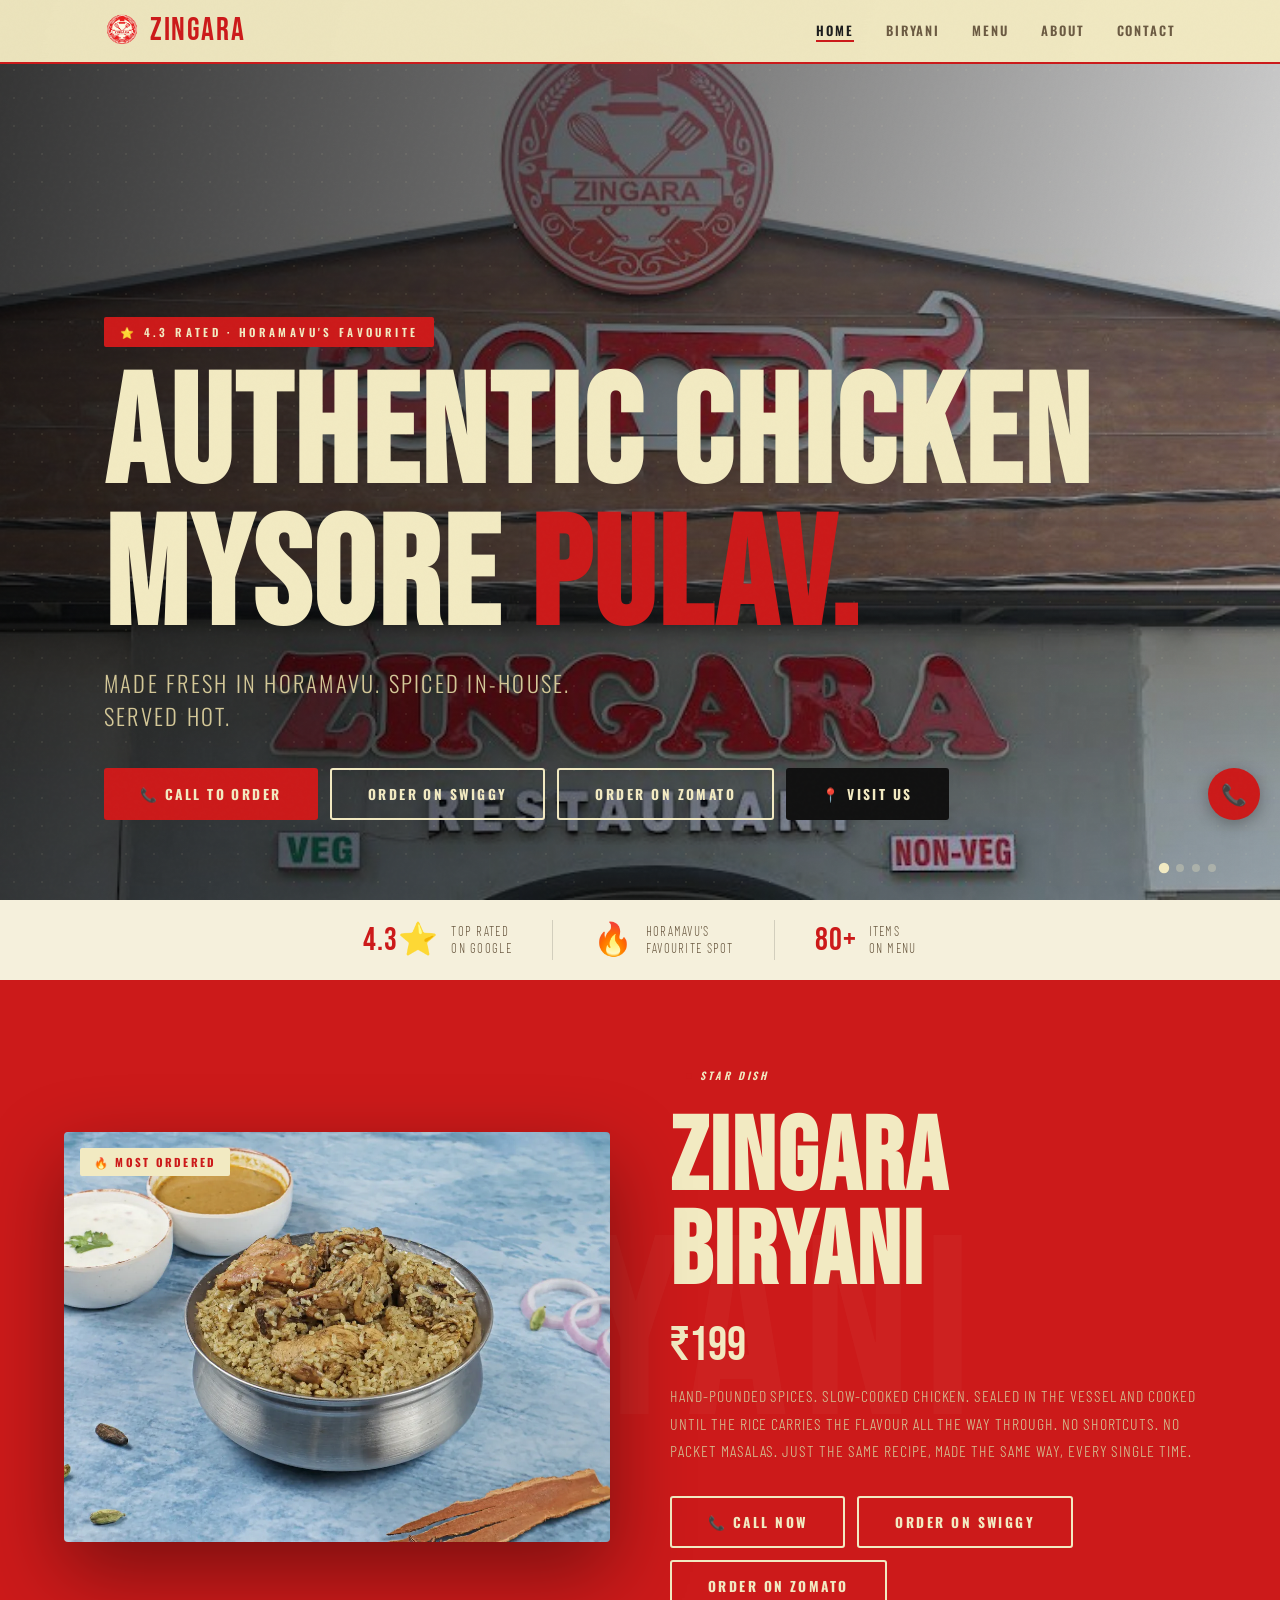
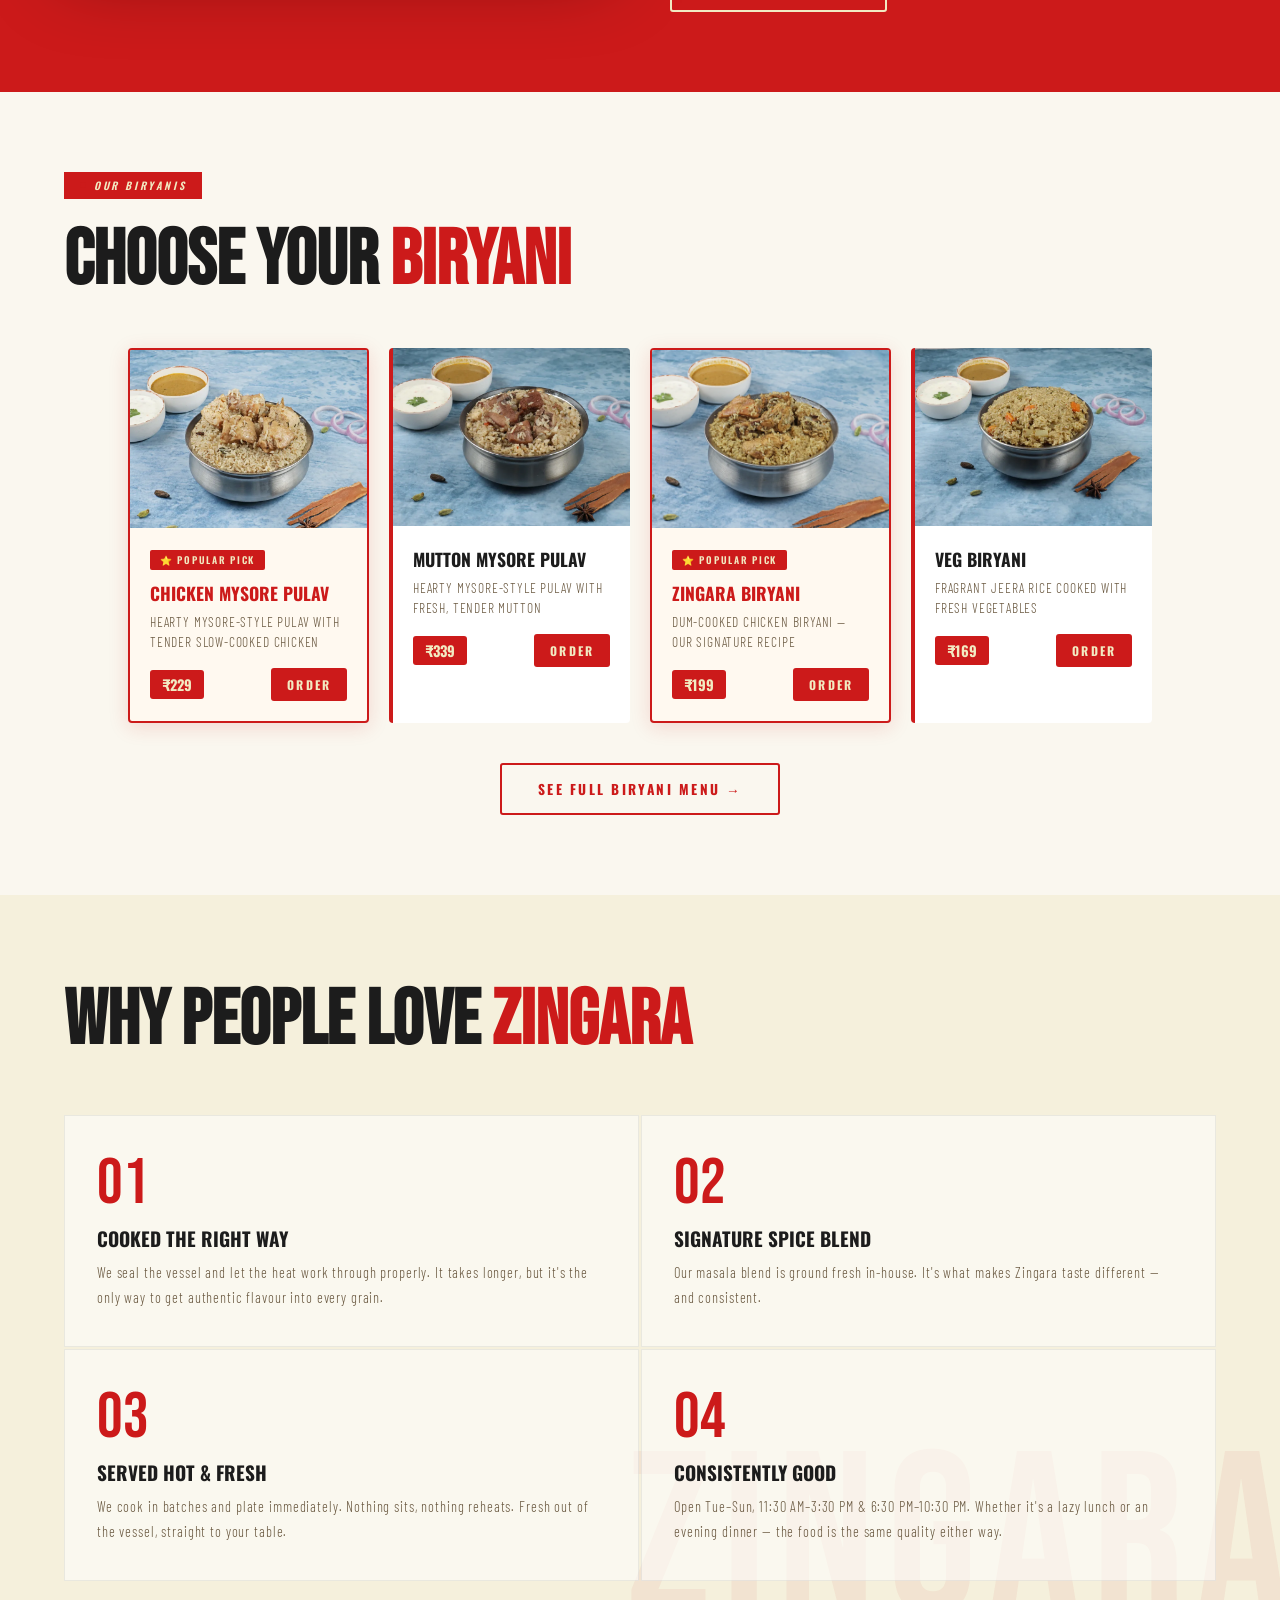
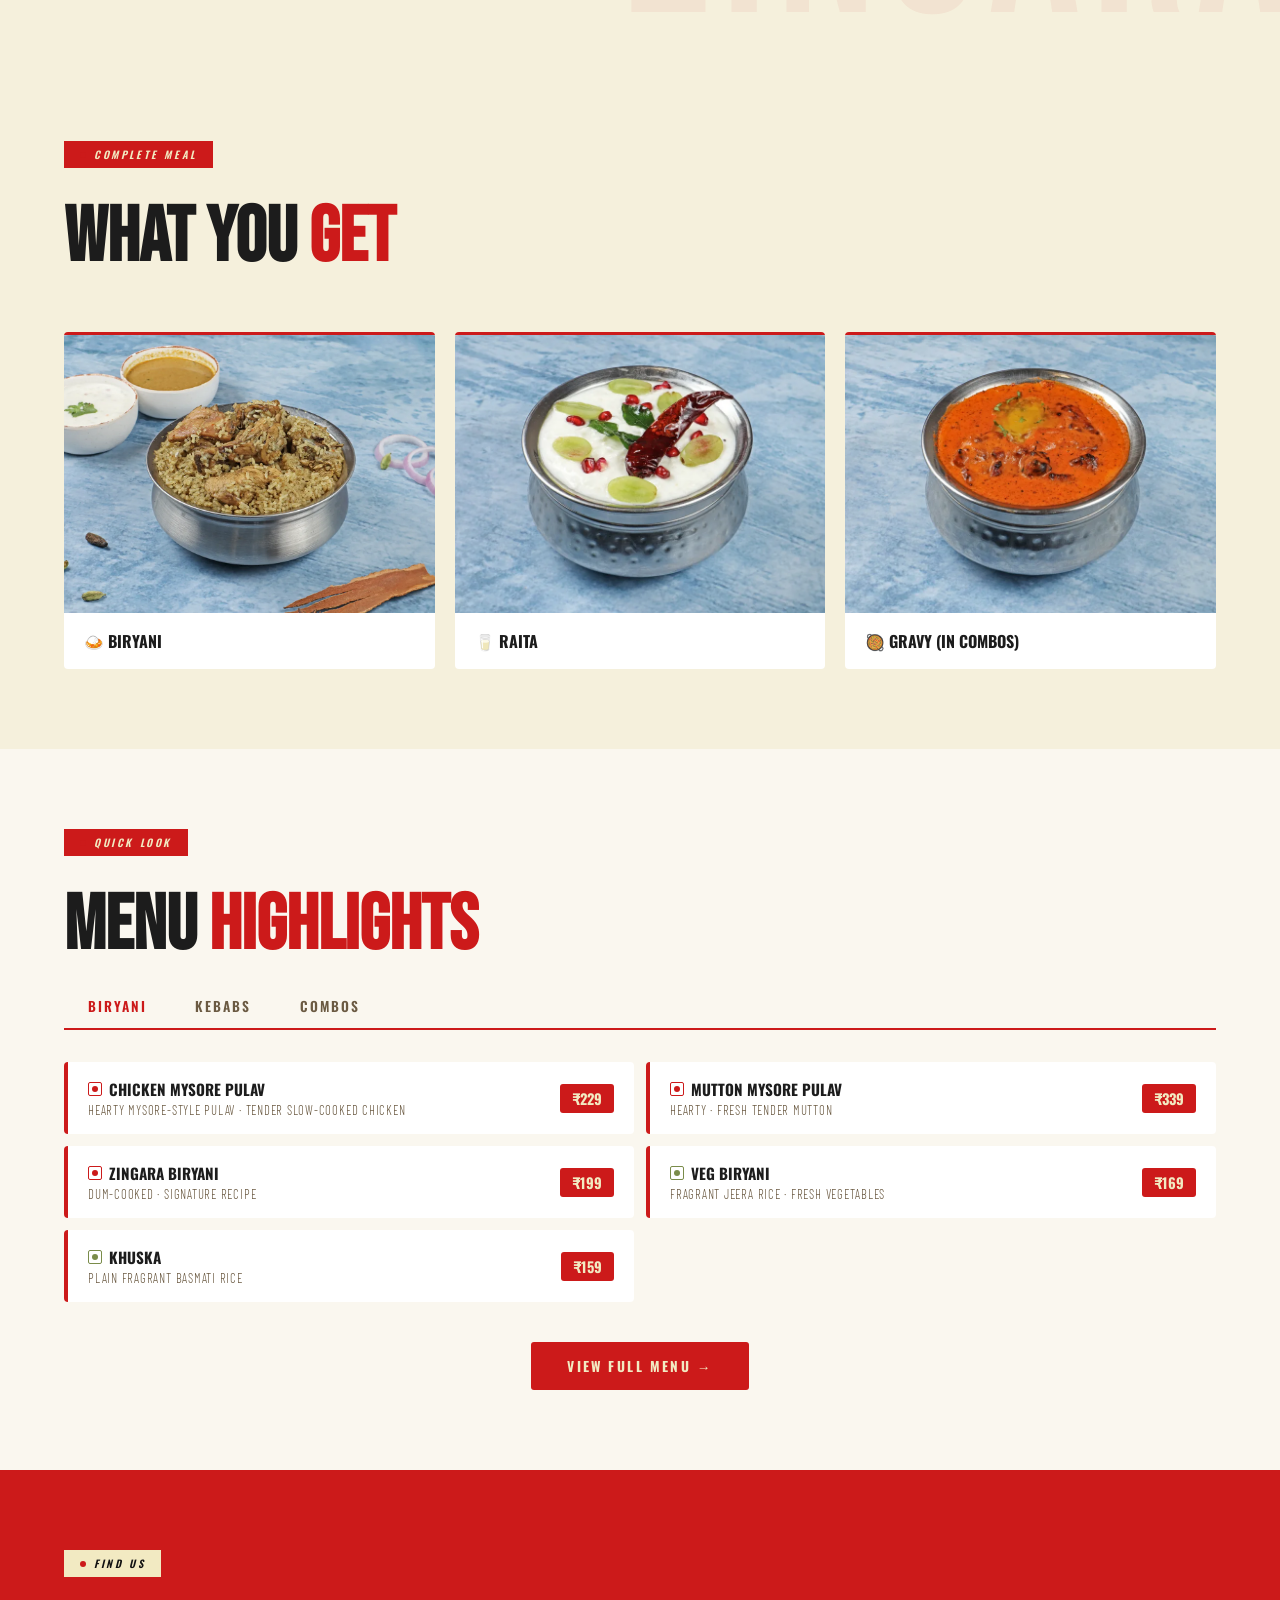
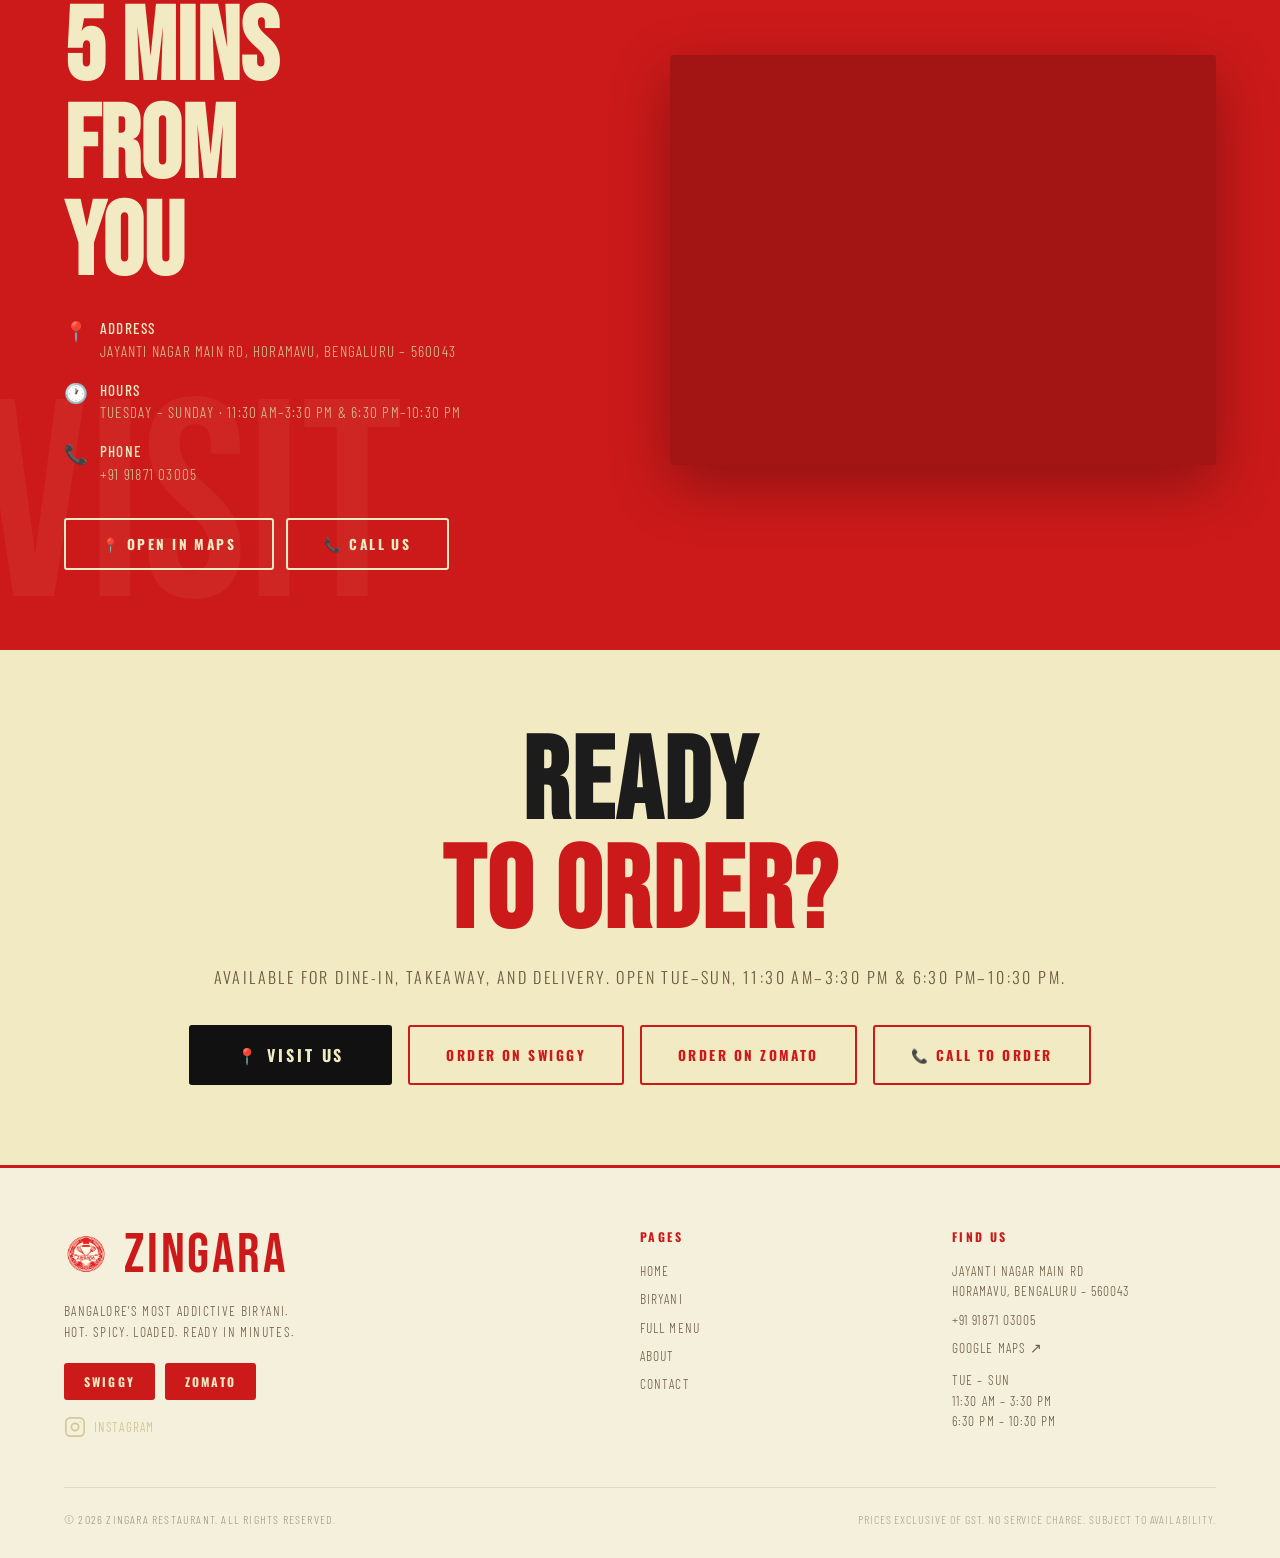
<file: index.html>
<!DOCTYPE html>
<html lang="en">
<head>
  <meta charset="UTF-8">
  <meta name="viewport" content="width=device-width, initial-scale=1.0">
  <meta name="google-site-verification" content="fYIxQ-P6Kwm8jFym6vhorjuwwiAXkZzopwylp0sRnKA" />

  <!-- SEO -->
  <title>Zingara Restaurant — Best Biryani in Horamavu, Bangalore | Call to Order</title>
  <meta name="description" content="Zingara Restaurant in Horamavu, Bangalore. Rated 4.3⭐ for authentic dum biryani, Chicken Mysore Pulav, Mutton Biryani & more. Call 09187103005 or order on Swiggy & Zomato.">
  <meta name="keywords" content="biryani horamavu, best biryani bangalore, zingara restaurant, chicken biryani near me, mutton biryani horamavu, food delivery horamavu">
  <meta name="robots" content="index, follow">

  <!-- Open Graph -->
  <meta property="og:title" content="Zingara Restaurant — Best Biryani in Horamavu, Bangalore">
  <meta property="og:description" content="Rated 4.3⭐ — Dum biryani, Mysore Pulav, Seekh Kebab. Order now or visit us in Horamavu, Bengaluru.">
  <meta property="og:type" content="restaurant">
  <meta property="og:image" content="images/hero-1.jpg">
  <meta property="og:url" content="https://zingara.in">

  <!-- Favicon -->
  <link rel="icon" type="image/x-icon" href="favicon.ico">
  <link rel="icon" type="image/png" href="images/logo.png">

  <!-- Canonical -->
  <link rel="canonical" href="https://zingara.in/">

  <!-- Fonts -->
  <link rel="preconnect" href="https://fonts.googleapis.com">
  <link rel="preconnect" href="https://fonts.gstatic.com" crossorigin>
  <link href="https://fonts.googleapis.com/css2?family=Bebas+Neue&family=Oswald:wght@300;400;600;700&family=Barlow+Condensed:wght@300;400;500;600&display=swap" rel="stylesheet">

  <!-- Preload critical first-view image -->
  <link rel="preload" as="image" href="images/hero-1.jpg" type="image/jpeg">

  <!-- Stylesheet -->
  <link rel="stylesheet" href="css/style.css">

  <!-- Schema.org structured data -->
  <script type="application/ld+json">
  {
    "@context": "https://schema.org",
    "@type": "Restaurant",
    "name": "Zingara Restaurant",
    "description": "Authentic dum biryani and multi-cuisine favourites in Horamavu, Bangalore.",
    "address": {
      "@type": "PostalAddress",
      "streetAddress": "Jayanti Nagar Main Road, Horamavu",
      "addressLocality": "Bengaluru",
      "addressRegion": "Karnataka",
      "postalCode": "560043",
      "addressCountry": "IN"
    },
    "telephone": "+919187103005",
    "aggregateRating": {
      "@type": "AggregateRating",
      "ratingValue": "4.3",
      "reviewCount": "123"
    },
    "servesCuisine": ["Multi-Cuisine", "Biryani", "Kebabs", "North Indian"],
    "priceRange": "₹400–₹600",
    "openingHours": ["Tu-Su 11:30-15:30", "Tu-Su 18:30-22:30"],
    "url": "https://zingara.in",
    "hasMap": "https://maps.app.goo.gl/2zYzayMaxCLqLi6e7"
  }
  </script>
</head>
<body>

<!-- ── NAVBAR ── -->
<nav id="navbar"></nav>
<div class="nav-overlay" id="navOverlay"></div>
<div class="mobile-nav" id="mobileNav"></div>

<!-- ══════════════════════════════════════
     SECTION 1: HERO
════════════════════════════════════════ -->
<section class="hero" aria-label="Hero banner">
  <!-- Carousel slides — add your images as images/hero-1.JPG etc -->
  <div class="hero-carousel">
    <div class="hero-slide active">
      <picture>
          <source srcset="images/hero-1.jpg" type="image/jpeg">
          <img
        src="images/hero-1.jpg"
        alt="Zingara signature biryani served hot"
        width="1440" height="900"
        loading="eager"
        fetchpriority="high"
      >
        </picture>
    </div>
    <div class="hero-slide">
      <picture>
          <source srcset="images/hero-2.jpg" type="image/jpeg">
          <img
        src="images/hero-2.jpg"
        alt="Chicken Mysore Pulav at Zingara"
        width="1440" height="900"
      >
        </picture>
    </div>
    <div class="hero-slide">
      <picture>
          <source srcset="images/hero-3.jpg" type="image/jpeg">
          <img
        src="images/hero-3.jpg"
        alt="Seekh kebab platter at Zingara Restaurant"
        width="1440" height="900"
      >
        </picture>
    </div>
    <div class="hero-slide">
      <picture>
          <source srcset="images/hero-4.jpg" type="image/jpeg">
          <img
        src="images/hero-4.jpg"
        alt="Zingara Restaurant interior Horamavu"
        width="1440" height="900"
      >
        </picture>
    </div>
  </div>
  <div class="hero-overlay" aria-hidden="true"></div>
  <div class="hero-pattern" aria-hidden="true"></div>

  <div class="hero-content">
    <div class="hero-badge">⭐ 4.3 Rated · Horamavu's Favourite</div>
    <h1 class="hero-title">
      AUTHENTIC CHICKEN<br>MYSORE <span class="accent">PULAV.</span>
    </h1>
    <p class="hero-sub">Made fresh in Horamavu. Spiced in-house. Served hot.</p>

    <div class="hero-ctas">
      <a href="tel:+919187103005" class="btn btn-primary hero-cta-call">📞 Call to Order</a>
      <a href="https://www.swiggy.com/direct/brand/230006?source=swiggy-direct&subSource=google" target="_blank" rel="noopener" class="btn btn-outline-cream hero-cta-swiggy">Order on Swiggy</a>
      <a href="https://link.zomato.com/xqzv/rshare?id=133623290305633fe" target="_blank" rel="noopener" class="btn btn-outline-cream hero-cta-zomato">Order on Zomato</a>
      <a href="#order-online" class="btn btn-primary hero-cta-order">Order Online</a>
      <a href="https://maps.app.goo.gl/2zYzayMaxCLqLi6e7" target="_blank" rel="noopener" class="btn btn-black hero-cta-visit">📍 Visit Us</a>
    </div>
  </div>

  <!-- Dot navigation -->
  <div class="hero-dots" aria-label="Carousel navigation">
    <button class="hero-dot active" aria-label="Slide 1"></button>
    <button class="hero-dot" aria-label="Slide 2"></button>
    <button class="hero-dot" aria-label="Slide 3"></button>
    <button class="hero-dot" aria-label="Slide 4"></button>
  </div>
</section>

<!-- ══════════════════════════════════════
     SECTION 2: TRUST BAR
════════════════════════════════════════ -->
<div class="trust-bar" aria-label="Trust indicators">
  <div class="trust-bar-inner">
    <div class="trust-item">
      <span class="trust-num">4.3⭐</span>
      <span class="trust-label">Top Rated<br>on Google</span>
    </div>
    <div class="trust-divider" aria-hidden="true"></div>
    <div class="trust-item">
      <span class="trust-num">🔥</span>
      <span class="trust-label">Horamavu's<br>Favourite Spot</span>
    </div>
    <div class="trust-divider" aria-hidden="true"></div>
    <div class="trust-item">
      <span class="trust-num">80+</span>
      <span class="trust-label">Items<br>on Menu</span>
    </div>
  </div>
</div>

<!-- ══════════════════════════════════════
     SECTION 3: STAR PRODUCT
════════════════════════════════════════ -->
<section class="star-product" aria-label="Featured dish">
  <div class="star-product-inner">
    <div class="star-product-img">
      <span class="most-ordered-tag">🔥 Most Ordered</span>
      <picture>
          <source srcset="images/opt/zingara-biryani-lg.webp" type="image/webp">
          <img
        src="images/opt/zingara-biryani-lg.jpg"
        alt="Zingara Biryani — our signature dum-cooked chicken biryani"
        width="600" height="450"
        loading="eager" fetchpriority="high"
      >
        </picture>
    </div>
    <div class="star-product-text">
      <div class="section-badge">Star Dish</div>
      <h2>ZINGARA<br>BIRYANI</h2>
      <div class="price">₹199</div>
      <p class="desc">
        Hand-pounded spices. Slow-cooked chicken. Sealed in the vessel
        and cooked until the rice carries the flavour all the way through.
        No shortcuts. No packet masalas. Just the same recipe,
        made the same way, every single time.
      </p>
      <div class="star-ctas">
        <a href="tel:+919187103005" class="btn btn-outline-cream">📞 Call Now</a>
        <a href="https://www.swiggy.com/direct/brand/230006?source=swiggy-direct&subSource=google" target="_blank" rel="noopener" class="btn btn-outline-cream">Order on Swiggy</a>
        <a href="https://link.zomato.com/xqzv/rshare?id=133623290305633fe" target="_blank" rel="noopener" class="btn btn-outline-cream">Order on Zomato</a>
      </div>
    </div>
  </div>
</section>

<!-- ══════════════════════════════════════
     SECTION 4: CHOOSE YOUR BIRYANI
════════════════════════════════════════ -->
<section class="biryani-grid-section" aria-label="Choose your biryani">
  <div class="section-header">
    <div class="section-badge">Our Biryanis</div>
    <h2>CHOOSE YOUR <span class="red">BIRYANI</span></h2>
  </div>
  <div class="biryani-grid container">
    <!-- Card 1 -->
    <article class="biryani-card biryani-card--featured">
      <div class="biryani-card-img">
        <picture>
          <source srcset="images/opt/chicken-mysore-pulav.webp" type="image/webp">
          <img src="images/opt/chicken-mysore-pulav.jpg" alt="Chicken Mysore Pulav" width="400" height="300">
        </picture>
      </div>
      <div class="biryani-card-body">
        <div class="popular-label">⭐ Popular Pick</div>
        <div class="biryani-card-name">Chicken Mysore Pulav</div>
        <p class="biryani-card-hook">Hearty Mysore-style pulav with tender slow-cooked chicken</p>
        <div class="biryani-card-footer">
          <span class="price-badge">₹229</span>
          <a href="tel:+919187103005" class="btn btn-primary">Order</a>
        </div>
      </div>
    </article>
    <!-- Card 2 -->
    <article class="biryani-card">
      <div class="biryani-card-img">
        <picture>
          <source srcset="images/opt/mutton-mysore-pulav.webp" type="image/webp">
          <img src="images/opt/mutton-mysore-pulav.jpg" alt="Mutton Mysore Pulav" width="400" height="300">
        </picture>
      </div>
      <div class="biryani-card-body">
        <div class="biryani-card-name">Mutton Mysore Pulav</div>
        <p class="biryani-card-hook">Hearty Mysore-style pulav with fresh, tender mutton</p>
        <div class="biryani-card-footer">
          <span class="price-badge">₹339</span>
          <a href="tel:+919187103005" class="btn btn-primary">Order</a>
        </div>
      </div>
    </article>
    <!-- Card 3 -->
    <article class="biryani-card biryani-card--featured">
      <div class="biryani-card-img">
        <picture>
          <source srcset="images/opt/zingara-biryani-lg.webp" type="image/webp">
          <img src="images/opt/zingara-biryani-lg.jpg" alt="Zingara Biryani" width="400" height="300">
        </picture>
      </div>
      <div class="biryani-card-body">
        <div class="popular-label">⭐ Popular Pick</div>
        <div class="biryani-card-name">Zingara Biryani</div>
        <p class="biryani-card-hook">Dum-cooked chicken biryani — our signature recipe</p>
        <div class="biryani-card-footer">
          <span class="price-badge">₹199</span>
          <a href="tel:+919187103005" class="btn btn-primary">Order</a>
        </div>
      </div>
    </article>
    <!-- Card 4 -->
    <article class="biryani-card">
      <div class="biryani-card-img">
        <picture>
          <source srcset="images/opt/veg-biryani.webp" type="image/webp">
          <img src="images/opt/veg-biryani.jpg" alt="Veg Biryani" width="400" height="300">
        </picture>
      </div>
      <div class="biryani-card-body">
        <div class="biryani-card-name">Veg Biryani</div>
        <p class="biryani-card-hook">Fragrant jeera rice cooked with fresh vegetables</p>
        <div class="biryani-card-footer">
          <span class="price-badge">₹169</span>
          <a href="tel:+919187103005" class="btn btn-primary">Order</a>
        </div>
      </div>
    </article>
  </div>
  <div style="text-align:center; margin-top:40px;" >
    <a href="biryani.html" class="btn btn-outline-red">See Full Biryani Menu →</a>
  </div>
</section>

<!-- ══════════════════════════════════════
     SECTION 5: WHY PEOPLE LOVE ZINGARA
════════════════════════════════════════ -->
<section class="why-love" aria-label="Why people love Zingara">
  <div class="why-love-inner">
    <h2 >WHY PEOPLE LOVE <span style="color:var(--red)">ZINGARA</span></h2>
    <div class="why-grid">
      <div class="why-item">
        <div class="why-num">01</div>
        <div class="why-title">Cooked the Right Way</div>
        <p class="why-desc">We seal the vessel and let the heat work through properly. It takes longer, but it's the only way to get authentic flavour into every grain.</p>
      </div>
      <div class="why-item">
        <div class="why-num">02</div>
        <div class="why-title">Signature Spice Blend</div>
        <p class="why-desc">Our masala blend is ground fresh in-house. It's what makes Zingara taste different — and consistent.</p>
      </div>
      <div class="why-item">
        <div class="why-num">03</div>
        <div class="why-title">Served Hot & Fresh</div>
        <p class="why-desc">We cook in batches and plate immediately. Nothing sits, nothing reheats. Fresh out of the vessel, straight to your table.</p>
      </div>
      <div class="why-item">
        <div class="why-num">04</div>
        <div class="why-title">Consistently Good</div>
        <p class="why-desc">Open Tue–Sun, 11:30 AM–3:30 PM &amp; 6:30 PM–10:30 PM. Whether it's a lazy lunch or an evening dinner — the food is the same quality either way.</p>
      </div>
    </div>
  </div>
</section>

<!-- ══════════════════════════════════════
     SECTION 6: WHAT YOU GET
════════════════════════════════════════ -->
<section class="what-you-get" aria-label="What you get with your meal">
  <div class="what-you-get-inner">
    <div class="section-badge">Complete Meal</div>
    <h2 >WHAT YOU <span style="color:var(--red)">GET</span></h2>
    <div class="what-grid">
      <div class="what-card">
        <div class="what-card-img">
          <picture>
          <source srcset="images/opt/zingara-biryani-lg.webp" type="image/webp">
          <img src="images/opt/zingara-biryani-lg.jpg" alt="Biryani portion" width="400" height="300">
        </picture>
        </div>
        <div class="what-card-label">🍛 Biryani</div>
      </div>
      <div class="what-card">
        <div class="what-card-img">
          <picture>
          <source srcset="images/opt/curd-rice.webp" type="image/webp">
          <img src="images/opt/curd-rice.jpg" alt="Cooling raita" width="400" height="300">
        </picture>
        </div>
        <div class="what-card-label">🥛 Raita</div>
      </div>
      <div class="what-card">
        <div class="what-card-img">
          <picture>
          <source srcset="images/opt/butter-chicken.webp" type="image/webp">
          <img src="images/opt/butter-chicken.jpg" alt="Accompanying gravy" width="400" height="300">
        </picture>
        </div>
        <div class="what-card-label">🥘 Gravy (in combos)</div>
      </div>
    </div>
  </div>
</section>

<!-- ══════════════════════════════════════
     SECTION 7: QUICK MENU PREVIEW
════════════════════════════════════════ -->
<section class="menu-preview" aria-label="Quick menu preview">
  <div class="menu-preview-inner">
    <div class="section-badge">Quick Look</div>
    <h2 >MENU <span style="color:var(--red)">HIGHLIGHTS</span></h2>

    <div class="menu-tabs">
      <button class="menu-tab active" data-tab="tab-biryani">Biryani</button>
      <button class="menu-tab" data-tab="tab-kebabs">Kebabs</button>
      <button class="menu-tab" data-tab="tab-combos">Combos</button>
    </div>

    <!-- Biryani tab -->
    <div class="menu-panel active" id="tab-biryani">
      <div class="menu-item-row">
        <div>
          <div class="menu-item-name" style="display:flex;align-items:center;gap:7px;"><span class="nonveg-dot" aria-label="Non-vegetarian"></span> Chicken Mysore Pulav</div>
          <div class="menu-item-desc">Hearty Mysore-style pulav · tender slow-cooked chicken</div>
        </div>
        <span class="price-badge">₹229</span>
      </div>
      <div class="menu-item-row">
        <div>
          <div class="menu-item-name" style="display:flex;align-items:center;gap:7px;"><span class="nonveg-dot" aria-label="Non-vegetarian"></span> Mutton Mysore Pulav</div>
          <div class="menu-item-desc">Hearty · fresh tender mutton</div>
        </div>
        <span class="price-badge">₹339</span>
      </div>
      <div class="menu-item-row">
        <div>
          <div class="menu-item-name" style="display:flex;align-items:center;gap:7px;"><span class="nonveg-dot" aria-label="Non-vegetarian"></span> Zingara Biryani</div>
          <div class="menu-item-desc">Dum-cooked · signature recipe</div>
        </div>
        <span class="price-badge">₹199</span>
      </div>
      <div class="menu-item-row">
        <div>
          <div class="menu-item-name" style="display:flex;align-items:center;gap:7px;"><span class="veg-dot" aria-label="Vegetarian"></span> Veg Biryani</div>
          <div class="menu-item-desc">Fragrant jeera rice · fresh vegetables</div>
        </div>
        <span class="price-badge">₹169</span>
      </div>
      <div class="menu-item-row">
        <div>
          <div class="menu-item-name" style="display:flex;align-items:center;gap:7px;"><span class="veg-dot" aria-label="Vegetarian"></span> Khuska</div>
          <div class="menu-item-desc">Plain fragrant basmati rice</div>
        </div>
        <span class="price-badge">₹159</span>
      </div>
    </div>

    <!-- Kebabs tab -->
    <div class="menu-panel" id="tab-kebabs">
      <div class="menu-item-row">
        <div>
          <div class="menu-item-name" style="display:flex;align-items:center;gap:7px;"><span class="nonveg-dot" aria-label="Non-vegetarian"></span>Peri Peri Chicken Seekh Kebab</div>
          <div class="menu-item-desc">African-Portuguese spices · tangy perfection</div>
        </div>
        <span class="price-badge">₹169</span>
      </div>
      <div class="menu-item-row">
        <div>
          <div class="menu-item-name" style="display:flex;align-items:center;gap:7px;"><span class="nonveg-dot" aria-label="Non-vegetarian"></span>Thai Basil & Lemongrass Chicken Seekh</div>
          <div class="menu-item-desc">Lemongrass · kaffir lime · Thai basil</div>
        </div>
        <span class="price-badge">₹169</span>
      </div>
      <div class="menu-item-row">
        <div>
          <div class="menu-item-name" style="display:flex;align-items:center;gap:7px;"><span class="nonveg-dot" aria-label="Non-vegetarian"></span>Cheesy Jalapeño Chicken Seekh</div>
          <div class="menu-item-desc">Melted cheese · spicy jalapeño</div>
        </div>
        <span class="price-badge">₹169</span>
      </div>
      <div class="menu-item-row">
        <div>
          <div class="menu-item-name" style="display:flex;align-items:center;gap:7px;"><span class="nonveg-dot" aria-label="Non-vegetarian"></span>Spicy Mutton Seekh</div>
          <div class="menu-item-desc">Bold masala · smoky · Chef's Special</div>
        </div>
        <span class="price-badge">₹219</span>
      </div>
      <div class="menu-item-row">
        <div>
          <div class="menu-item-name" style="display:flex;align-items:center;gap:7px;"><span class="nonveg-dot" aria-label="Non-vegetarian"></span>Chicken Seekh Platter</div>
          <div class="menu-item-desc">4 pcs · onion salad · mint chutney · gravy · 2 parota</div>
        </div>
        <span class="price-badge">₹349</span>
      </div>
    </div>

    <!-- Combos tab -->
    <div class="menu-panel" id="tab-combos">
      <div class="menu-item-row">
        <div>
          <div class="menu-item-name" style="display:flex;align-items:center;gap:7px;"><span class="nonveg-dot" aria-label="Non-vegetarian"></span>Chicken Mysore Pulav Meal</div>
          <div class="menu-item-desc">Pulav + Seekh (1pc) + Raita + Chicken Gravy + Parota + Sweet</div>
        </div>
        <span class="price-badge">₹299</span>
      </div>
      <div class="menu-item-row">
        <div>
          <div class="menu-item-name" style="display:flex;align-items:center;gap:7px;"><span class="nonveg-dot" aria-label="Non-vegetarian"></span>Mutton Mysore Pulav Meal</div>
          <div class="menu-item-desc">Pulav + Mutton Seekh (1pc) + Raita + Mutton Gravy + Parota + Sweet</div>
        </div>
        <span class="price-badge">₹359</span>
      </div>
      <div class="menu-item-row">
        <div>
          <div class="menu-item-name" style="display:flex;align-items:center;gap:7px;"><span class="veg-dot" aria-label="Vegetarian"></span>Veg / Mushroom Biryani Meal</div>
          <div class="menu-item-desc">Biryani + Veg Kabab + Raita + Veg Gravy + Parota + Sweet</div>
        </div>
        <span class="price-badge">₹219</span>
      </div>
    </div>

    <div class="menu-preview-cta">
      <a href="menu.html" class="btn btn-primary">View Full Menu →</a>
    </div>
  </div>
</section>

<!-- ══════════════════════════════════════
     SECTION 8: LOCATION
════════════════════════════════════════ -->
<section class="location-section" aria-label="Location and directions">
  <div class="location-inner">
    <div class="location-text">
      <div class="section-badge" style="background:var(--cream); color:var(--black);">Find Us</div>
      <h2>5 MINS<br>FROM<br>YOU</h2>
      <div class="location-detail">
        <span class="location-icon">📍</span>
        <div class="location-info">
          <strong>Address</strong>
          Jayanti Nagar Main Rd, Horamavu, Bengaluru – 560043
        </div>
      </div>
      <div class="location-detail">
        <span class="location-icon">🕐</span>
        <div class="location-info">
          <strong>Hours</strong>
          Tuesday – Sunday · 11:30 AM–3:30 PM &amp; 6:30 PM–10:30 PM
        </div>
      </div>
      <div class="location-detail">
        <span class="location-icon">📞</span>
        <div class="location-info">
          <strong>Phone</strong>
          +91 91871 03005
        </div>
      </div>
      <div class="location-ctas">
        <a href="https://maps.app.goo.gl/2zYzayMaxCLqLi6e7" target="_blank" rel="noopener" class="btn btn-outline-cream">📍 Open in Maps</a>
        <a href="tel:+919187103005" class="btn btn-outline-cream">📞 Call Us</a>
      </div>
    </div>
    <div class="location-map">
      <!-- Replace src with actual Google Maps embed URL when available -->
      <iframe
        title="Zingara Restaurant location map"
        src="https://maps.google.com/maps?q=Jayanti+Nagar+Main+Rd+Horamavu+Bengaluru&output=embed"
        allowfullscreen referrerpolicy="no-referrer-when-downgrade"
        style="width:100%;height:100%;border:0;"
      ></iframe>
    </div>
  </div>
</section>

<!-- ══════════════════════════════════════
     SECTION 9: FINAL PUSH
════════════════════════════════════════ -->
<section class="final-push" id="order-online" aria-label="Final call to action">
  <div class="container">
    <h2 >READY<br><span>TO ORDER?</span></h2>
    <p >Available for dine-in, takeaway, and delivery. Open Tue–Sun, 11:30 AM–3:30 PM &amp; 6:30 PM–10:30 PM.</p>
    <div class="final-ctas">
      <a href="https://maps.app.goo.gl/2zYzayMaxCLqLi6e7" target="_blank" rel="noopener" class="btn btn-black" style="font-size:1rem; padding:18px 48px;">📍 Visit Us</a>
      <a href="https://www.swiggy.com/direct/brand/230006?source=swiggy-direct&subSource=google" target="_blank" rel="noopener" class="btn btn-outline-red">Order on Swiggy</a>
      <a href="https://link.zomato.com/xqzv/rshare?id=133623290305633fe" target="_blank" rel="noopener" class="btn btn-outline-red">Order on Zomato</a>
      <a href="tel:+919187103005" class="btn btn-outline-red">📞 Call to Order</a>
    </div>
  </div>
</section>

<!-- ── FOOTER ── -->
<footer id="site-footer"></footer>

<!-- ── FLOATING BUTTONS ── -->
<div class="floating-btns" aria-label="Quick contact">
  <a href="tel:+919187103005" class="floating-btn floating-call" title="Call Us" aria-label="Call Zingara">📞</a>
</div>

<!-- Scripts -->
<script src="js/components.js"></script>
<script src="js/main.js"></script>
</body>
</html>
</file>
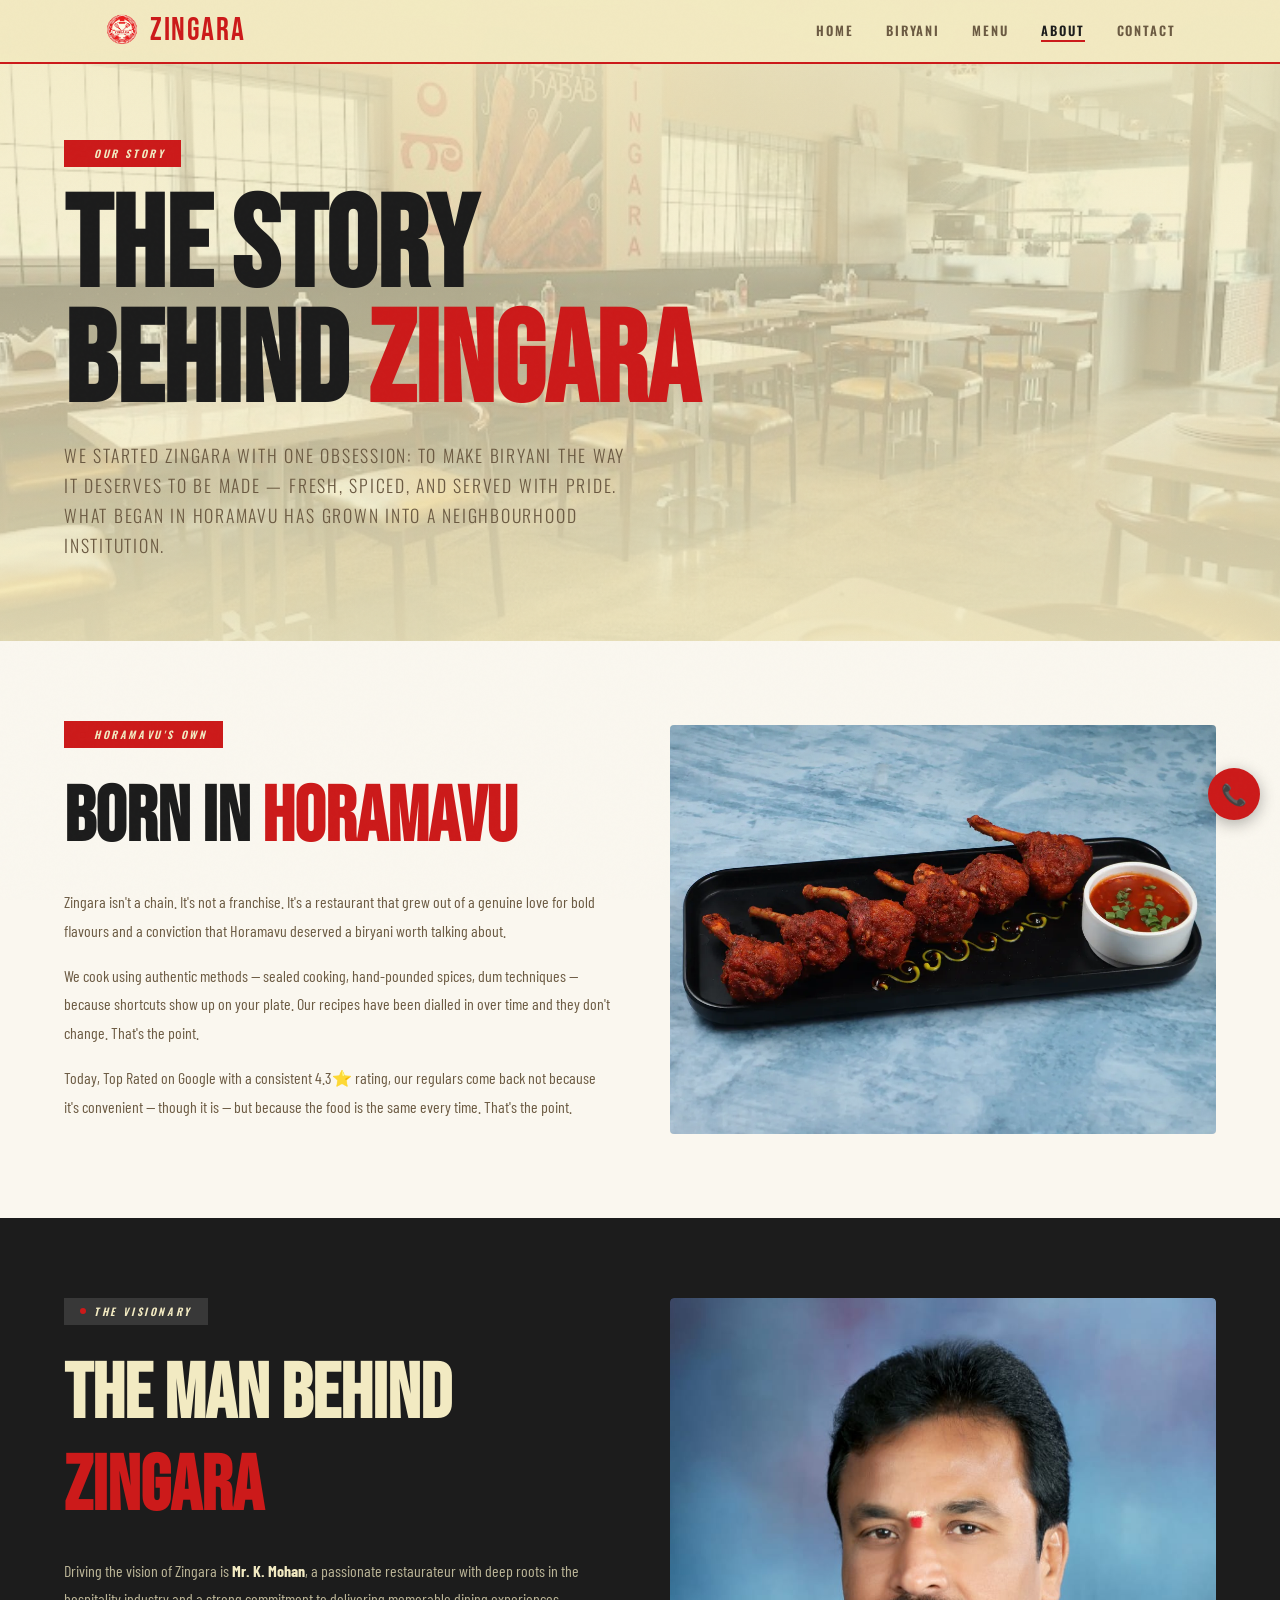
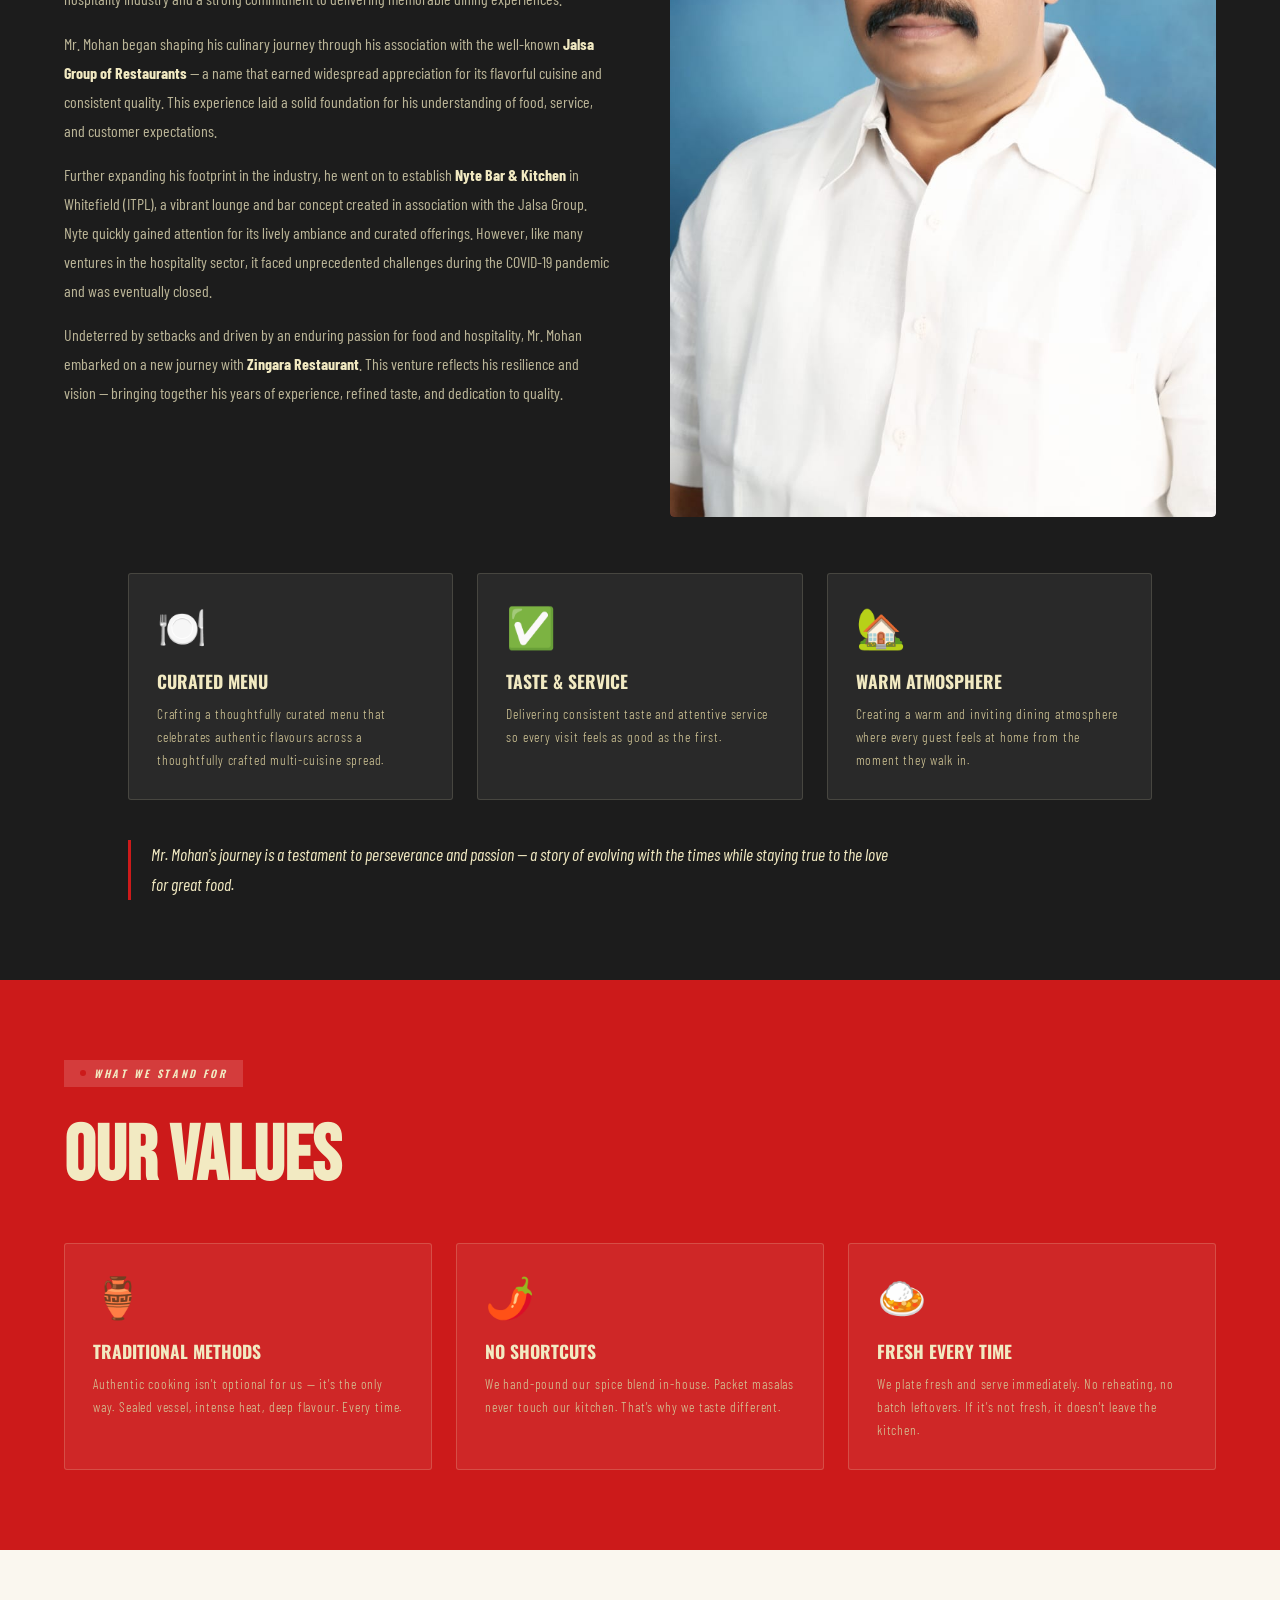
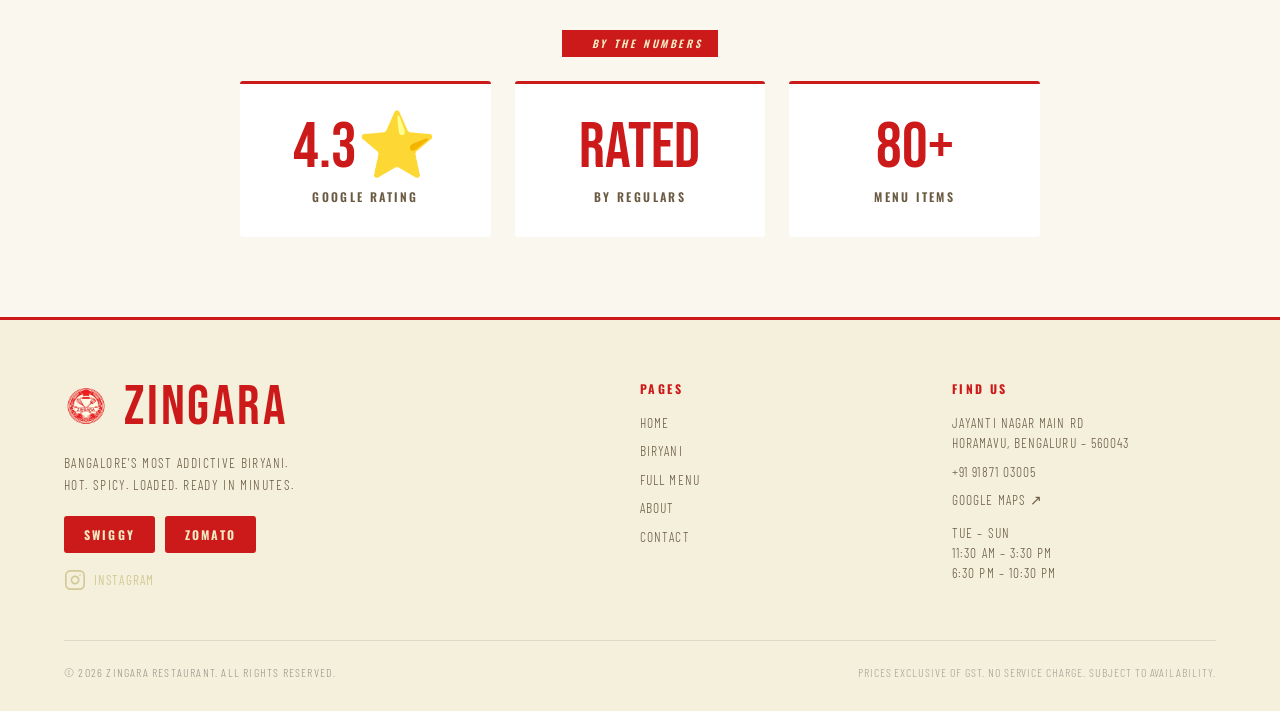
<file: about.html>
<!DOCTYPE html>
<html lang="en">
<head>
  <meta charset="UTF-8">
  <meta name="viewport" content="width=device-width, initial-scale=1.0">
  <title>About Us — Zingara Restaurant Horamavu Bangalore</title>
  <meta name="description" content="Zingara Restaurant — Founded by Mr. K. Mohan, a veteran of the Jalsa Group &amp; Nyte Bar. Horamavu's go-to for authentic biryani. Rated 4.3⭐ on Google. Our story, our food, our commitment to quality.">
  <link rel="canonical" href="https://zingara.in/about.html">

  <!-- Open Graph -->
  <meta property="og:title" content="About Zingara — Horamavu's Favourite Biryani Restaurant">
  <meta property="og:description" content="Born in Horamavu. Authentic dum biryani, hand-pounded spices, slow-cooked chicken. Rated 4.3⭐ on Google. Our story, our food.">
  <meta property="og:type" content="restaurant">
  <meta property="og:image" content="https://zingara.in/images/hero-3.jpg">
  <meta property="og:url" content="https://zingara.in/about.html">
  <meta property="og:site_name" content="Zingara Restaurant">
  <!-- Twitter Card -->
  <meta name="twitter:card" content="summary_large_image">
  <meta name="twitter:title" content="About Zingara — Horamavu's Favourite Biryani Restaurant">
  <meta name="twitter:description" content="Born in Horamavu. Authentic dum biryani, hand-pounded spices, slow-cooked chicken. Rated 4.3⭐.">
  <meta name="twitter:image" content="https://zingara.in/images/hero-3.jpg">

  <!-- Favicon -->
  <link rel="icon" type="image/x-icon" href="favicon.ico">
  <link rel="icon" type="image/png" href="images/logo.png">

  <link rel="preconnect" href="https://fonts.googleapis.com">
  <link rel="preconnect" href="https://fonts.gstatic.com" crossorigin>
  <link href="https://fonts.googleapis.com/css2?family=Bebas+Neue&family=Oswald:wght@300;400;600;700&family=Barlow+Condensed:wght@300;400;500;600&display=swap" rel="stylesheet">
  <link rel="preload" as="image" href="images/opt/hero-4-lg.jpg" type="image/jpeg">
  <link rel="stylesheet" href="css/style.css">
</head>
<body>

<nav id="navbar"></nav>
<div class="nav-overlay" id="navOverlay"></div>
<div class="mobile-nav" id="mobileNav"></div>

<!-- ── ABOUT HERO ── -->
<section class="about-hero" aria-label="About Zingara">
  <div class="page-hero-bg" style="background-image:url('images/hero-3.jpg')" aria-hidden="true"></div>
  <div class="page-hero-scrim page-hero-scrim--light" aria-hidden="true"></div>
  <!-- Large watermark -->
  <div aria-hidden="true" style="position:absolute;bottom:-30px;right:-20px;font-family:'Bebas Neue',sans-serif;font-size:clamp(8rem,20vw,18rem);color:rgba(242,234,194,0.03);letter-spacing:0.05em;pointer-events:none;z-index:1;">ABOUT</div>
  <div class="hero-pattern" aria-hidden="true"></div>
  <div class="about-hero-inner">
    <div class="section-badge">Our Story</div>
    <h1 >THE STORY<br>BEHIND <span>ZINGARA</span></h1>
    <p class="about-hero-sub">
      We started Zingara with one obsession: to make biryani the way it deserves to be made —
      fresh, spiced, and served with pride. What began in Horamavu has grown into a neighbourhood institution.
    </p>
  </div>
</section>

<!-- ── OUR STORY ── -->
<section class="about-story" aria-label="Our story">
  <div class="about-story-inner">
    <div class="about-story-text">
      <div class="section-badge">Horamavu's Own</div>
      <h2>BORN IN <span>HORAMAVU</span></h2>
      <p>Zingara isn't a chain. It's not a franchise. It's a restaurant that grew out of a genuine love for bold flavours and a conviction that Horamavu deserved a biryani worth talking about.</p>
      <p>We cook using authentic methods — sealed cooking, hand-pounded spices, dum techniques — because shortcuts show up on your plate. Our recipes have been dialled in over time and they don't change. That's the point.</p>
      <p>Today, Top Rated on Google with a consistent 4.3⭐ rating, our regulars come back not because it's convenient — though it is — but because the food is the same every time. That's the point.</p>
    </div>
    <div class="about-img">
      <picture>
          <source srcset="images/opt/hero-4-lg.webp" type="image/webp">
          <img src="images/opt/hero-4-lg.jpg" alt="Zingara Restaurant interior" width="600" height="450" loading="eager" fetchpriority="high">
        </picture>
    </div>
  </div>
</section>

<!-- ── MR. K. MOHAN ── -->
<section class="about-story" aria-label="About Mr. K. Mohan" style="background:#1c1c1c;">

  <!-- Row 1: text left + photo right -->
  <div class="about-story-inner" style="align-items:start;">
    <div class="about-story-text">
      <div class="section-badge" style="background:rgba(255,255,255,0.12);color:var(--cream);">The Visionary</div>
      <h2 style="color:var(--cream,#F2EAC2);">THE MAN BEHIND <span style="color:var(--red);">ZINGARA</span></h2>

      <p style="color:rgba(242,234,194,0.75);">Driving the vision of Zingara is <strong style="color:var(--cream);">Mr. K. Mohan</strong>, a passionate restaurateur with deep roots in the hospitality industry and a strong commitment to delivering memorable dining experiences.</p>

      <p style="color:rgba(242,234,194,0.75);">Mr. Mohan began shaping his culinary journey through his association with the well-known <strong style="color:var(--cream);">Jalsa Group of Restaurants</strong> — a name that earned widespread appreciation for its flavorful cuisine and consistent quality. This experience laid a solid foundation for his understanding of food, service, and customer expectations.</p>

      <p style="color:rgba(242,234,194,0.75);">Further expanding his footprint in the industry, he went on to establish <strong style="color:var(--cream);">Nyte Bar &amp; Kitchen</strong> in Whitefield (ITPL), a vibrant lounge and bar concept created in association with the Jalsa Group. Nyte quickly gained attention for its lively ambiance and curated offerings. However, like many ventures in the hospitality sector, it faced unprecedented challenges during the COVID-19 pandemic and was eventually closed.</p>

      <p style="color:rgba(242,234,194,0.75);">Undeterred by setbacks and driven by an enduring passion for food and hospitality, Mr. Mohan embarked on a new journey with <strong style="color:var(--cream);">Zingara Restaurant</strong>. This venture reflects his resilience and vision — bringing together his years of experience, refined taste, and dedication to quality.</p>
    </div>

    <!-- Photo -->
    <div class="about-img" style="aspect-ratio:2/3;background:#111;">
      <img src="images/about-1.jpg" alt="Mr. K. Mohan — Founder, Zingara Restaurant" width="853" height="1280" style="width:100%;height:100%;object-fit:cover;object-position:top center;display:block;border-radius:4px;">
    </div>
  </div>

  <!-- Row 2: 3 focus cards + closing quote (full width) -->
  <div style="max-width:1200px;margin:56px auto 0;padding:0 5vw;">
    <div style="display:grid;grid-template-columns:repeat(auto-fit,minmax(240px,1fr));gap:24px;">

      <div class="value-item" style="border-color:rgba(242,234,194,0.15);">
        <div class="value-icon">🍽️</div>
        <div class="value-title">Curated Menu</div>
        <p class="value-text">Crafting a thoughtfully curated menu that celebrates authentic flavours across a thoughtfully crafted multi-cuisine spread.</p>
      </div>

      <div class="value-item" style="border-color:rgba(242,234,194,0.15);">
        <div class="value-icon">✅</div>
        <div class="value-title">Taste &amp; Service</div>
        <p class="value-text">Delivering consistent taste and attentive service so every visit feels as good as the first.</p>
      </div>

      <div class="value-item" style="border-color:rgba(242,234,194,0.15);">
        <div class="value-icon">🏡</div>
        <div class="value-title">Warm Atmosphere</div>
        <p class="value-text">Creating a warm and inviting dining atmosphere where every guest feels at home from the moment they walk in.</p>
      </div>

    </div>

    <!-- Closing quote -->
    <p style="margin-top:40px;font-family:'Barlow Condensed',sans-serif;font-size:1.1rem;font-style:italic;line-height:1.7;border-left:3px solid var(--red);padding-left:20px;color:var(--cream,#F2EAC2);max-width:760px;">
      Mr. Mohan's journey is a testament to perseverance and passion — a story of evolving with the times while staying true to the love for great food.
    </p>
  </div>

</section>

<!-- ── VALUES ── -->
<section class="about-values" aria-label="Our values">
  <div class="about-values-inner">
    <div class="section-badge" style="background:rgba(255,255,255,0.15);color:var(--cream);" >What We Stand For</div>
    <h2 >OUR VALUES</h2>
    <div class="values-grid">
      <div class="value-item">
        <div class="value-icon">🏺</div>
        <div class="value-title">Traditional Methods</div>
        <p class="value-text">Authentic cooking isn't optional for us — it's the only way. Sealed vessel, intense heat, deep flavour. Every time.</p>
      </div>
      <div class="value-item">
        <div class="value-icon">🌶️</div>
        <div class="value-title">No Shortcuts</div>
        <p class="value-text">We hand-pound our spice blend in-house. Packet masalas never touch our kitchen. That's why we taste different.</p>
      </div>
      <div class="value-item">
        <div class="value-icon">🍛</div>
        <div class="value-title">Fresh Every Time</div>
        <p class="value-text">We plate fresh and serve immediately. No reheating, no batch leftovers. If it's not fresh, it doesn't leave the kitchen.</p>
      </div>
    </div>
  </div>
</section>

<!-- ── STATS ── -->
<section class="about-stats-section" aria-label="Restaurant stats">
  <div class="about-stats-inner">
    <div class="section-badge about-stats-badge">By The Numbers</div>
    <div class="about-stats-grid">
      <div class="about-stat-card">
        <div class="about-stat-num">4.3⭐</div>
        <div class="about-stat-label">Google Rating</div>
      </div>
      <div class="about-stat-card">
        <div class="about-stat-num">Rated</div>
        <div class="about-stat-label">by Regulars</div>
      </div>
      <div class="about-stat-card">
        <div class="about-stat-num">80+</div>
        <div class="about-stat-label">Menu Items</div>
      </div>
    </div>
  </div>
</section>

<footer id="site-footer"></footer>
<div class="floating-btns">
  <a href="tel:+919187103005" class="floating-btn floating-call" title="Call Us" aria-label="Call Zingara">📞</a>
</div>

<script src="js/components.js"></script>
<script src="js/main.js"></script>
</body>
</html>
</file>
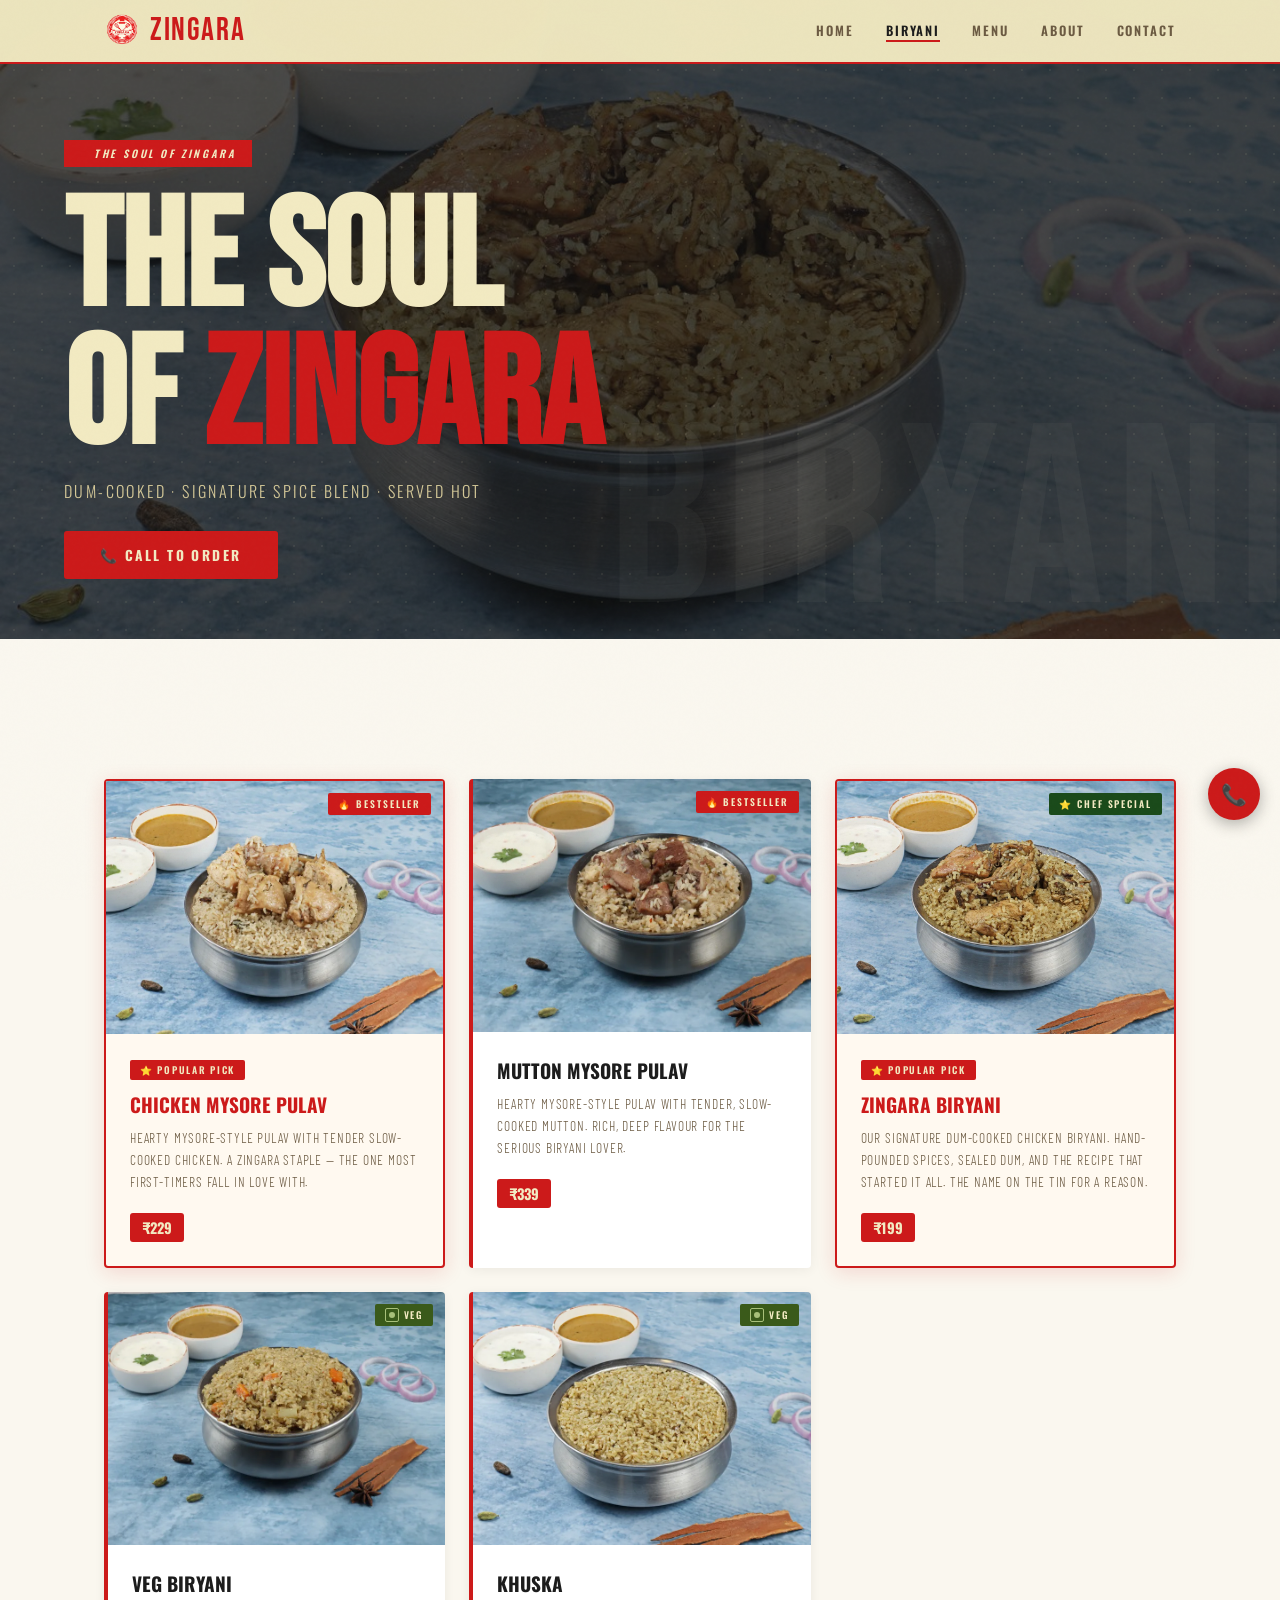
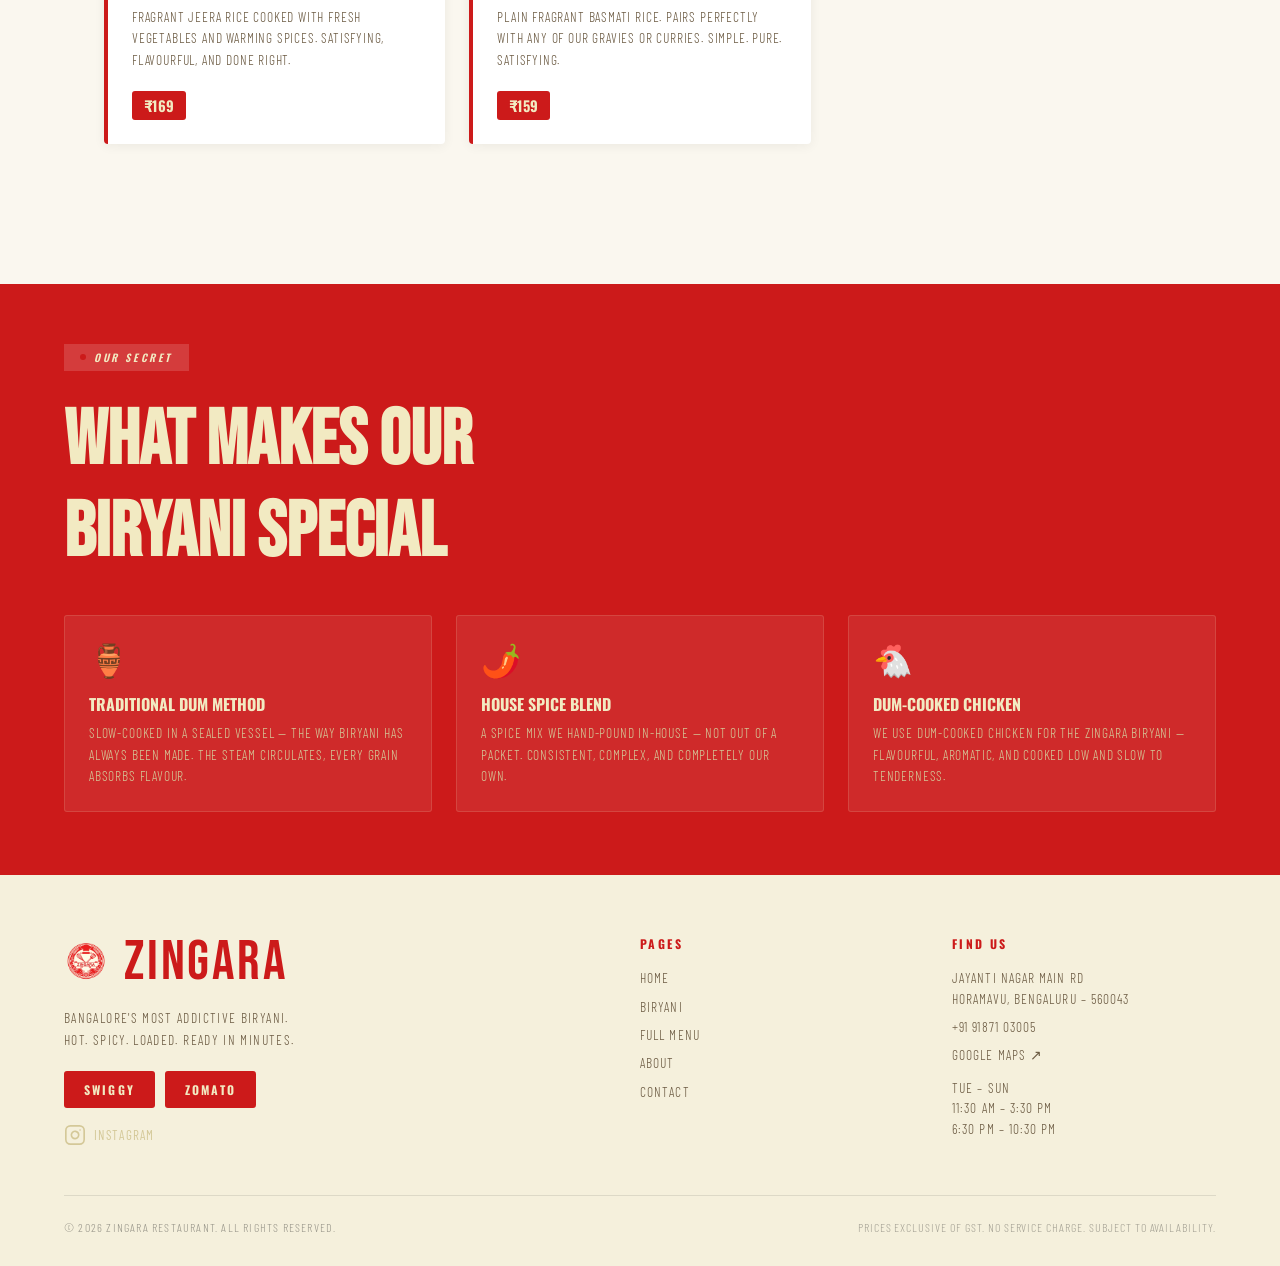
<file: biryani.html>
<!DOCTYPE html>
<html lang="en">
<head>
  <meta charset="UTF-8">
  <meta name="viewport" content="width=device-width, initial-scale=1.0">
  <title>Biryani Menu — Zingara Restaurant Horamavu Bangalore</title>
  <meta name="description" content="Explore Zingara's full biryani menu: Chicken Mysore Pulav ₹229, Mutton Mysore Pulav ₹339, Zingara Biryani ₹199, Veg Biryani ₹169. Order now in Horamavu, Bangalore.">
  <meta name="keywords" content="chicken biryani horamavu, mutton biryani bangalore, mysore pulav, zingara biryani menu, best biryani near me">

  <!-- Open Graph -->
  <meta property="og:title" content="Biryani Menu — Zingara Restaurant Horamavu">
  <meta property="og:description" content="Chicken Mysore Pulav ₹229 · Mutton Mysore Pulav ₹339 · Zingara Biryani ₹199 · Veg Biryani ₹169. Authentic dum biryani in Horamavu, Bangalore.">
  <meta property="og:type" content="restaurant">
  <meta property="og:image" content="https://zingara.in/images/opt/zingara-biryani-lg.jpg">
  <meta property="og:url" content="https://zingara.in/biryani.html">
  <meta property="og:site_name" content="Zingara Restaurant">
  <!-- Twitter Card -->
  <meta name="twitter:card" content="summary_large_image">
  <meta name="twitter:title" content="Biryani Menu — Zingara Restaurant Horamavu">
  <meta name="twitter:description" content="Chicken Mysore Pulav · Mutton Pulav · Zingara Biryani · Veg Biryani. Authentic dum biryani in Horamavu, Bangalore.">
  <meta name="twitter:image" content="https://zingara.in/images/opt/zingara-biryani-lg.jpg">
  <!-- Favicon -->
  <link rel="icon" type="image/x-icon" href="favicon.ico">
  <link rel="icon" type="image/png" href="images/logo.png">

  <link rel="canonical" href="https://zingara.in/biryani.html">

  <link rel="preconnect" href="https://fonts.googleapis.com">
  <link rel="preconnect" href="https://fonts.gstatic.com" crossorigin>
  <link href="https://fonts.googleapis.com/css2?family=Bebas+Neue&family=Oswald:wght@300;400;600;700&family=Barlow+Condensed:wght@300;400;500;600&display=swap" rel="stylesheet">
  <link rel="preload" as="image" href="images/opt/zingara-biryani-lg.webp" type="image/webp">
  <link rel="stylesheet" href="css/style.css">
</head>
<body>

<nav id="navbar"></nav>
<div class="nav-overlay" id="navOverlay"></div>
<div class="mobile-nav" id="mobileNav"></div>

<!-- ── PAGE HERO ── -->
<section class="biryani-page-hero" aria-label="Biryani page hero">
  <div class="biryani-page-hero-img">
    <img src="images/opt/zingara-biryani-lg.jpg" alt="Zingara biryani hero" width="1440" height="600"
      loading="eager" fetchpriority="high">
  </div>
  <!-- Dot grid -->
  <div class="hero-pattern" aria-hidden="true"></div>
  <!-- Large bg text -->
  <div aria-hidden="true" class="page-hero-watermark">BIRYANI</div>

  <div class="biryani-page-hero-content">
    <div class="section-badge">The Soul of Zingara</div>
    <h1 class="page-title">THE SOUL<br>OF <span class="red">ZINGARA</span></h1>
    <p class="page-subtitle">Dum-cooked · Signature spice blend · Served hot</p>
    <div class="biryani-page-hero-ctas">
      <a href="tel:+919187103005" class="btn btn-primary">📞 Call to Order</a>
    </div>
  </div>
</section>

<!-- ── BIRYANI CARDS ── -->
<section style="background:var(--off-white); padding:80px 0;" aria-label="Biryani menu items">
  <div class="biryani-full-grid">

    <!-- 1. Chicken Mysore Pulav -->
    <article class="biryani-full-card biryani-full-card--featured">
      <div class="biryani-full-img">
        <span class="biryani-tag bestseller">🔥 Bestseller</span>
        <picture>
          <source srcset="images/opt/chicken-mysore-pulav.webp" type="image/webp">
          <img src="images/opt/chicken-mysore-pulav.jpg" alt="Chicken Mysore Pulav" width="500" height="375">
        </picture>
      </div>
      <div class="biryani-full-body">
        <div class="popular-label">⭐ Popular Pick</div>
        <div class="biryani-full-name">Chicken Mysore Pulav</div>
        <p class="biryani-full-desc">Hearty Mysore-style pulav with tender slow-cooked chicken. A Zingara staple — the one most first-timers fall in love with.</p>
        <div class="biryani-full-footer">
          <span class="price-badge">₹229</span>
        </div>
      </div>
    </article>

    <!-- 2. Mutton Mysore Pulav -->
    <article class="biryani-full-card">
      <div class="biryani-full-img">
        <span class="biryani-tag bestseller">🔥 Bestseller</span>
        <picture>
          <source srcset="images/opt/mutton-mysore-pulav.webp" type="image/webp">
          <img src="images/opt/mutton-mysore-pulav.jpg" alt="Mutton Mysore Pulav" width="500" height="375">
        </picture>
      </div>
      <div class="biryani-full-body">
        <div class="biryani-full-name">Mutton Mysore Pulav</div>
        <p class="biryani-full-desc">Hearty Mysore-style pulav with tender, slow-cooked mutton. Rich, deep flavour for the serious biryani lover.</p>
        <div class="biryani-full-footer">
          <span class="price-badge">₹339</span>
        </div>
      </div>
    </article>

    <!-- 3. Zingara Biryani -->
    <article class="biryani-full-card biryani-full-card--featured">
      <div class="biryani-full-img">
        <span class="biryani-tag chef">⭐ Chef Special</span>
        <img src="images/opt/zingara-biryani-lg.jpg" alt="Zingara Biryani" width="500" height="375">
      </div>
      <div class="biryani-full-body">
        <div class="popular-label">⭐ Popular Pick</div>
        <div class="biryani-full-name">Zingara Biryani</div>
        <p class="biryani-full-desc">Our signature dum-cooked chicken biryani. Hand-pounded spices, sealed dum, and the recipe that started it all. The name on the tin for a reason.</p>
        <div class="biryani-full-footer">
          <span class="price-badge">₹199</span>
        </div>
      </div>
    </article>

    <!-- 4. Veg Biryani -->
    <article class="biryani-full-card">
      <div class="biryani-full-img">
        <span class="biryani-tag" style="background:#3a5a1a;display:flex;align-items:center;gap:5px;"><span class="veg-dot veg-dot--light" aria-label="Vegetarian"></span>Veg</span>
        <picture>
          <source srcset="images/opt/veg-biryani.webp" type="image/webp">
          <img src="images/opt/veg-biryani.jpg" alt="Veg Biryani" width="500" height="375">
        </picture>
      </div>
      <div class="biryani-full-body">
        <div class="biryani-full-name">Veg Biryani</div>
        <p class="biryani-full-desc">Fragrant jeera rice cooked with fresh vegetables and warming spices. Satisfying, flavourful, and done right.</p>
        <div class="biryani-full-footer">
          <span class="price-badge">₹169</span>
        </div>
      </div>
    </article>

    <!-- 5. Khuska -->
    <article class="biryani-full-card">
      <div class="biryani-full-img">
        <span class="biryani-tag" style="background:#3a5a1a;display:flex;align-items:center;gap:5px;"><span class="veg-dot veg-dot--light" aria-label="Vegetarian"></span>Veg</span>
        <picture>
          <source srcset="images/opt/khuska.webp" type="image/webp">
          <img src="images/opt/khuska.jpg" alt="Khuska plain basmati rice" width="500" height="375">
        </picture>
      </div>
      <div class="biryani-full-body">
        <div class="biryani-full-name">Khuska</div>
        <p class="biryani-full-desc">Plain fragrant basmati rice. Pairs perfectly with any of our gravies or curries. Simple. Pure. Satisfying.</p>
        <div class="biryani-full-footer">
          <span class="price-badge">₹159</span>
        </div>
      </div>
    </article>

  </div>
</section>

<!-- ── WHAT MAKES OUR BIRYANI SPECIAL ── -->
<section class="why-special" aria-label="What makes our biryani special">
  <div class="why-special-inner">
    <div class="section-badge" style="background:rgba(255,255,255,0.15);color:var(--cream);" >Our Secret</div>
    <h2 >WHAT MAKES OUR<br>BIRYANI SPECIAL</h2>
    <div class="why-special-grid">
      <div class="why-special-item">
        <div class="why-special-icon">🏺</div>
        <div class="why-special-title">Traditional Dum Method</div>
        <p class="why-special-text">Slow-cooked in a sealed vessel — the way biryani has always been made. The steam circulates, every grain absorbs flavour.</p>
      </div>
      <div class="why-special-item">
        <div class="why-special-icon">🌶️</div>
        <div class="why-special-title">House Spice Blend</div>
        <p class="why-special-text">A spice mix we hand-pound in-house — not out of a packet. Consistent, complex, and completely our own.</p>
      </div>
      <div class="why-special-item">
        <div class="why-special-icon">🐔</div>
        <div class="why-special-title">Dum-Cooked Chicken</div>
        <p class="why-special-text">We use dum-cooked chicken for the Zingara Biryani — flavourful, aromatic, and cooked low and slow to tenderness.</p>
      </div>
    </div>
  </div>
</section>

<footer id="site-footer"></footer>
<div class="floating-btns">
  <a href="tel:+919187103005" class="floating-btn floating-call" title="Call Us" aria-label="Call Zingara">📞</a>
</div>

<script src="js/components.js"></script>
<script src="js/main.js"></script>
</body>
</html>
</file>
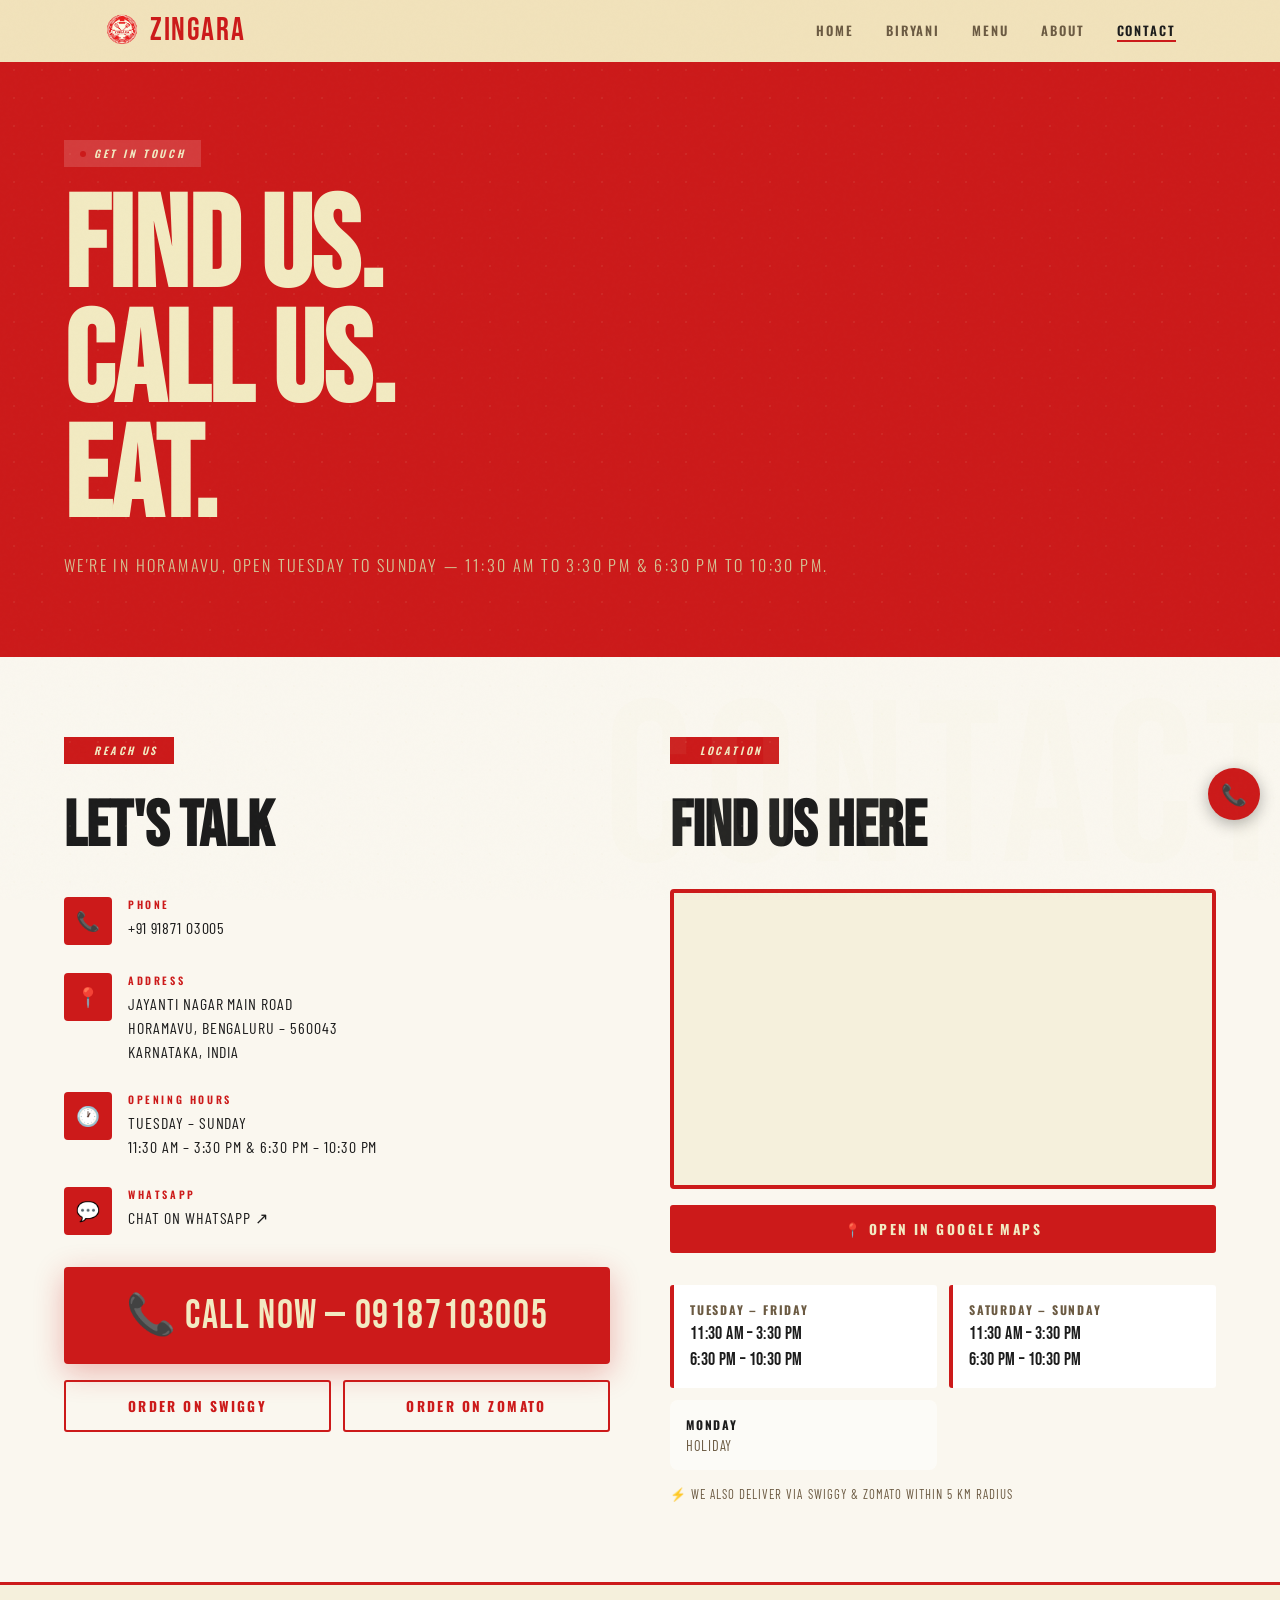
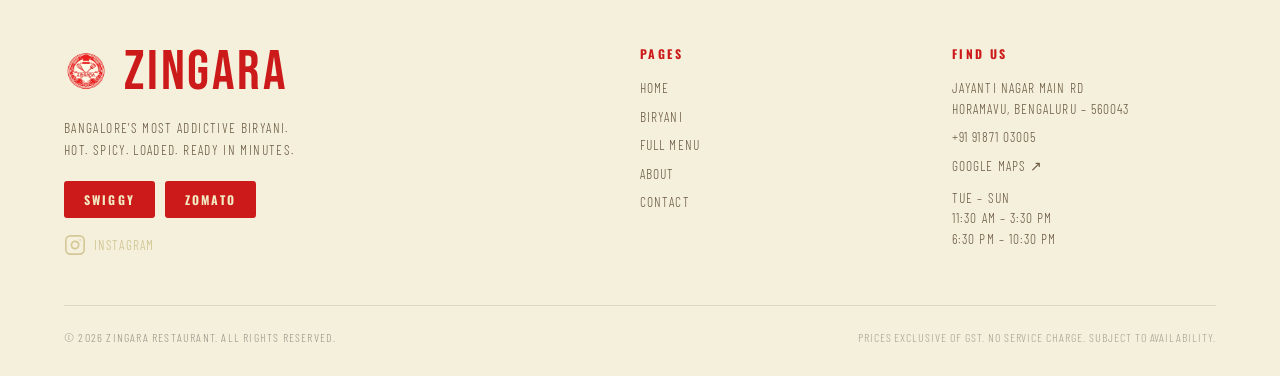
<file: contact.html>
<!DOCTYPE html>
<html lang="en">
<head>
  <meta charset="UTF-8">
  <meta name="viewport" content="width=device-width, initial-scale=1.0">
  <title>Contact & Location — Zingara Restaurant Horamavu Bangalore</title>
  <meta name="description" content="Contact Zingara Restaurant: Call 09187103005, visit Jayanti Nagar Main Rd Horamavu Bengaluru, or order on Swiggy & Zomato. Open Tue–Sun, 11:30AM–3:30PM &amp; 6:30PM–10:30PM.">

  <!-- Open Graph -->
  <meta property="og:title" content="Contact Zingara Restaurant — Horamavu, Bangalore">
  <meta property="og:description" content="Find us at Jayanti Nagar Main Rd, Horamavu. Call +91 91871 03005. Open Tue–Sun, 11:30AM–3:30PM &amp; 6:30PM–10:30PM. Order on Swiggy &amp; Zomato.">
  <meta property="og:type" content="restaurant">
  <meta property="og:image" content="https://zingara.in/images/hero-4.jpg">
  <meta property="og:url" content="https://zingara.in/contact.html">
  <meta property="og:site_name" content="Zingara Restaurant">
  <!-- Twitter Card -->
  <meta name="twitter:card" content="summary_large_image">
  <meta name="twitter:title" content="Contact Zingara Restaurant — Horamavu, Bangalore">
  <meta name="twitter:description" content="Jayanti Nagar Main Rd, Horamavu. Call +91 91871 03005. Open Tue–Sun, 11:30AM–3:30PM &amp; 6:30PM–10:30PM.">
  <meta name="twitter:image" content="https://zingara.in/images/hero-4.jpg">
  <!-- Favicon -->
  <link rel="icon" type="image/x-icon" href="favicon.ico">
  <link rel="icon" type="image/png" href="images/logo.png">

  <link rel="canonical" href="https://zingara.in/contact.html">

  <link rel="preconnect" href="https://fonts.googleapis.com">
  <link rel="preconnect" href="https://fonts.gstatic.com" crossorigin>
  <link href="https://fonts.googleapis.com/css2?family=Bebas+Neue&family=Oswald:wght@300;400;600;700&family=Barlow+Condensed:wght@300;400;500;600&display=swap" rel="stylesheet">
  <link rel="stylesheet" href="css/style.css">
</head>
<body>

<nav id="navbar"></nav>
<div class="nav-overlay" id="navOverlay"></div>
<div class="mobile-nav" id="mobileNav"></div>

<!-- ── CONTACT HERO ── -->
<section class="contact-hero" aria-label="Contact page hero">
  <div class="hero-pattern" aria-hidden="true"></div>
  <div aria-hidden="true" style="position:absolute;bottom:-30px;right:-20px;font-family:'Bebas Neue',sans-serif;font-size:clamp(8rem,18vw,16rem);color:rgba(242,234,194,0.05);letter-spacing:0.05em;pointer-events:none;">CONTACT</div>
  <div class="contact-hero-inner" style="position:relative;z-index:1;">
    <div class="section-badge" style="background:rgba(255,255,255,0.15);color:var(--cream);" >Get In Touch</div>
    <h1 >FIND US.<br>CALL US.<br>EAT.</h1>
    <p class="contact-hero-sub">We're in Horamavu, open Tuesday to Sunday — 11:30 AM to 3:30 PM &amp; 6:30 PM to 10:30 PM.</p>
  </div>
</section>

<!-- ── CONTACT BODY ── -->
<section class="contact-body" aria-label="Contact details and map">
  <div class="contact-body-inner">

    <!-- Contact details -->
    <div class="contact-details">
      <div class="section-badge">Reach Us</div>
      <h2 >LET'S TALK</h2>

      <div class="contact-item">
        <div class="contact-item-icon">📞</div>
        <div class="contact-item-content">
          <div class="contact-item-label">Phone</div>
          <div class="contact-item-value">
            <a href="tel:+919187103005">+91 91871 03005</a>
          </div>
        </div>
      </div>

      <div class="contact-item">
        <div class="contact-item-icon">📍</div>
        <div class="contact-item-content">
          <div class="contact-item-label">Address</div>
          <div class="contact-item-value">
            Jayanti Nagar Main Road<br>
            Horamavu, Bengaluru – 560043<br>
            Karnataka, India
          </div>
        </div>
      </div>

      <div class="contact-item">
        <div class="contact-item-icon">🕐</div>
        <div class="contact-item-content">
          <div class="contact-item-label">Opening Hours</div>
          <div class="contact-item-value">Tuesday – Sunday<br>11:30 AM – 3:30 PM &amp; 6:30 PM – 10:30 PM</div>
        </div>
      </div>

      <div class="contact-item">
        <div class="contact-item-icon">💬</div>
        <div class="contact-item-content">
          <div class="contact-item-label">WhatsApp</div>
          <div class="contact-item-value">
            <a href="https://wa.me/919187103005" target="_blank" rel="noopener">Chat on WhatsApp ↗</a>
          </div>
        </div>
      </div>

      <!-- Big call button -->
      <a href="tel:+919187103005" class="call-now-big">
        📞 CALL NOW — 09187103005
      </a>

      <!-- Online order buttons -->
      <div style="display:flex;gap:12px;flex-wrap:wrap;margin-top:16px;" >
        <a href="https://www.swiggy.com/direct/brand/230006?source=swiggy-direct&subSource=google" target="_blank" rel="noopener" class="btn btn-outline-red" style="flex:1;min-width:140px;justify-content:center;">Order on Swiggy</a>
        <a href="https://link.zomato.com/xqzv/rshare?id=133623290305633fe" target="_blank" rel="noopener" class="btn btn-outline-red" style="flex:1;min-width:140px;justify-content:center;">Order on Zomato</a>
      </div>
    </div>

    <!-- Map + hours -->
    <div class="contact-map-col">
      <div class="section-badge">Location</div>
      <h2 >FIND US HERE</h2>
      <div class="map-embed">
        <iframe
          title="Zingara Restaurant location"
          src="https://maps.google.com/maps?q=Jayanti+Nagar+Main+Rd+Horamavu+Bengaluru&output=embed"
          allowfullscreen referrerpolicy="no-referrer-when-downgrade"
        ></iframe>
      </div>
      <a href="https://maps.app.goo.gl/2zYzayMaxCLqLi6e7" target="_blank" rel="noopener"
         class="btn btn-primary" style="margin-top:16px;width:100%;justify-content:center;">
        📍 Open in Google Maps
      </a>

      <!-- Hours grid -->
      <div class="hours-grid" style="margin-top:32px;">
        <div class="hour-item">
          <div class="hour-day">Tuesday – Friday</div>
          <div style="margin-top:4px;">
            <div style="font-family:'Bebas Neue',sans-serif;font-size:1.15rem;color:var(--text-dark);line-height:1.3;letter-spacing:0.02em;">11:30 AM – 3:30 PM</div>
            <div style="font-family:'Bebas Neue',sans-serif;font-size:1.15rem;color:var(--text-dark);line-height:1.3;letter-spacing:0.02em;margin-top:3px;">6:30 PM – 10:30 PM</div>
          </div>
        </div>
        <div class="hour-item">
          <div class="hour-day">Saturday – Sunday</div>
          <div style="margin-top:4px;">
            <div style="font-family:'Bebas Neue',sans-serif;font-size:1.15rem;color:var(--text-dark);line-height:1.3;letter-spacing:0.02em;">11:30 AM – 3:30 PM</div>
            <div style="font-family:'Bebas Neue',sans-serif;font-size:1.15rem;color:var(--text-dark);line-height:1.3;letter-spacing:0.02em;margin-top:3px;">6:30 PM – 10:30 PM</div>
          </div>
        </div>
        <div class="hour-item" style="border:1px solid var(--border);padding:16px;border-radius:8px;background:rgba(255,255,255,0.5);">
          <div class="hour-day" style="color:var(--accent);">Monday</div>
          <div style="margin-top:4px;font-family:'Barlow Condensed',sans-serif;font-size:0.9rem;color:var(--text-muted);text-transform:uppercase;letter-spacing:0.05em;">Holiday</div>
        </div>
      </div>

      <p style="font-family:'Barlow Condensed',sans-serif;font-size:0.8rem;text-transform:uppercase;letter-spacing:0.08em;color:var(--text-muted);margin-top:16px;">
        ⚡ We also deliver via Swiggy & Zomato within 5 km radius
      </p>
    </div>

  </div>
</section>

<footer id="site-footer"></footer>
<div class="floating-btns">
  <a href="tel:+919187103005" class="floating-btn floating-call" title="Call Us" aria-label="Call Zingara">📞</a>
</div>

<script src="js/components.js"></script>
<script src="js/main.js"></script>
</body>
</html>
</file>
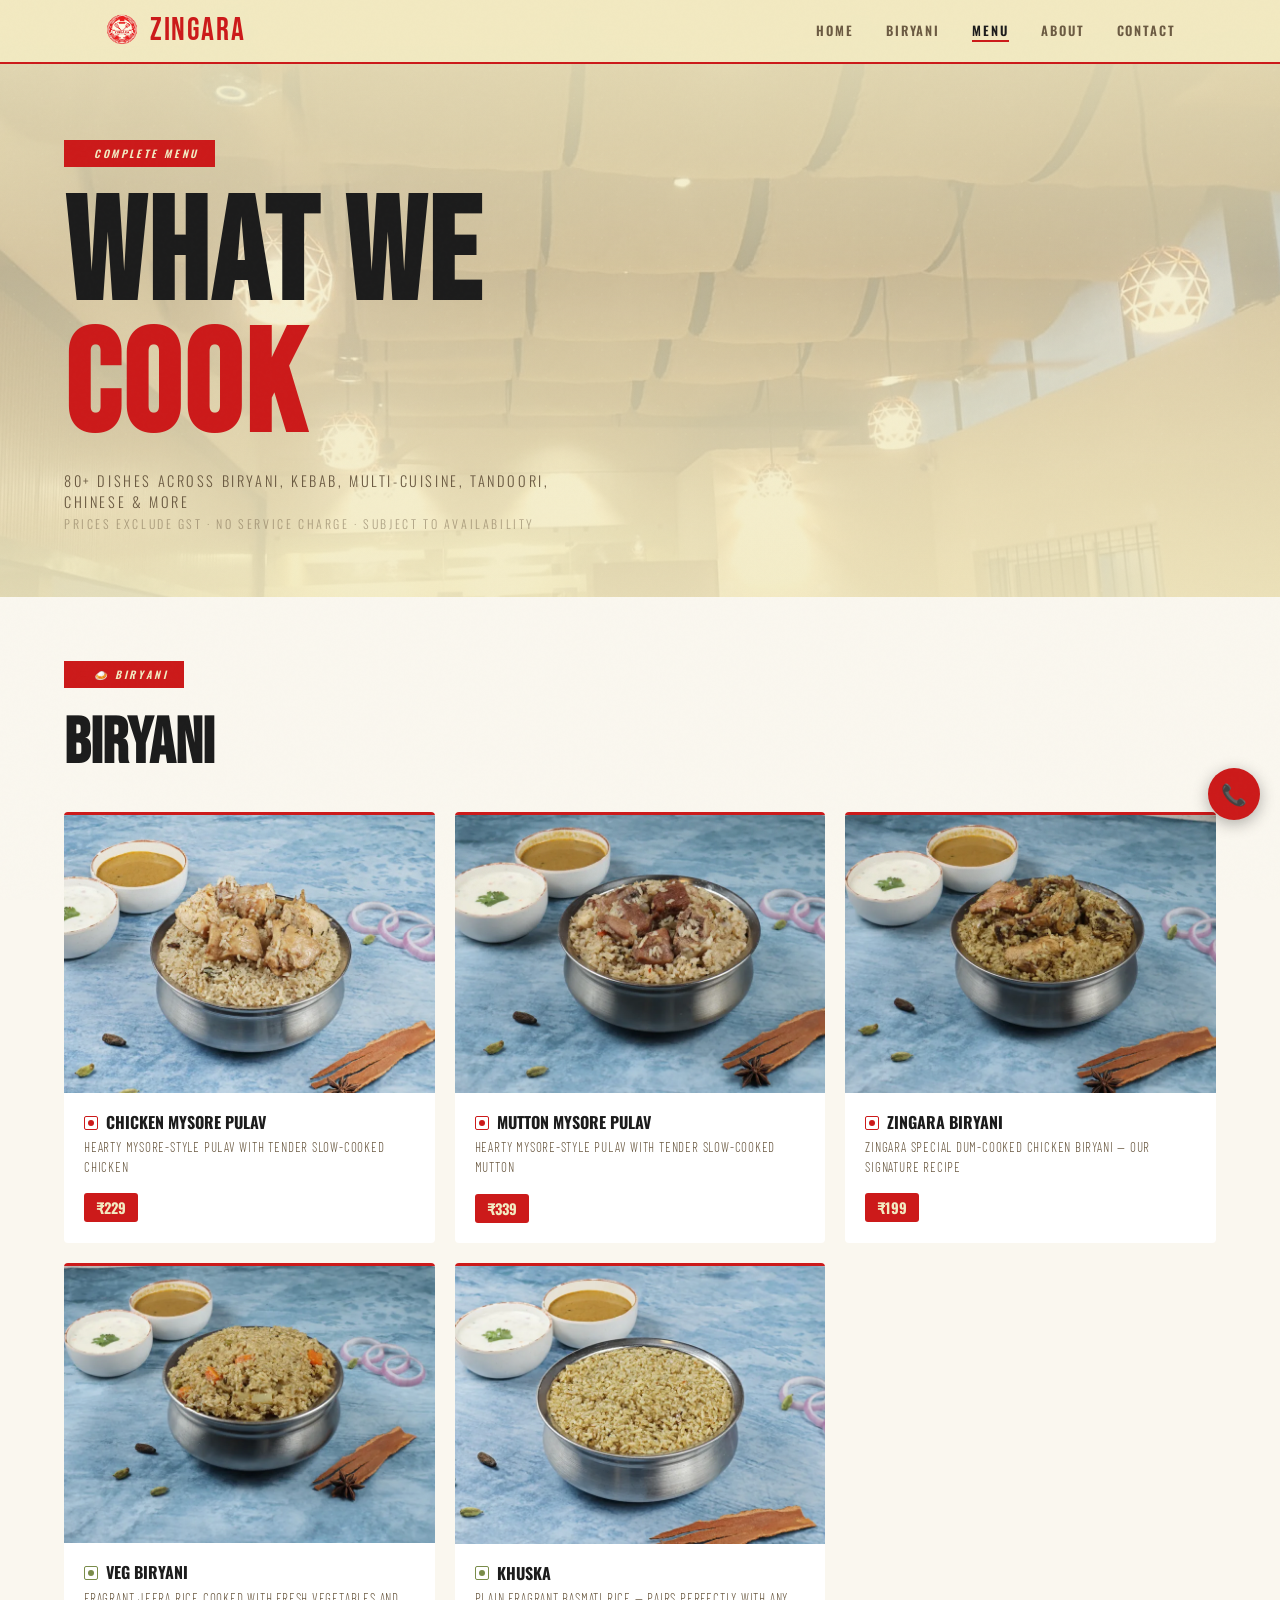
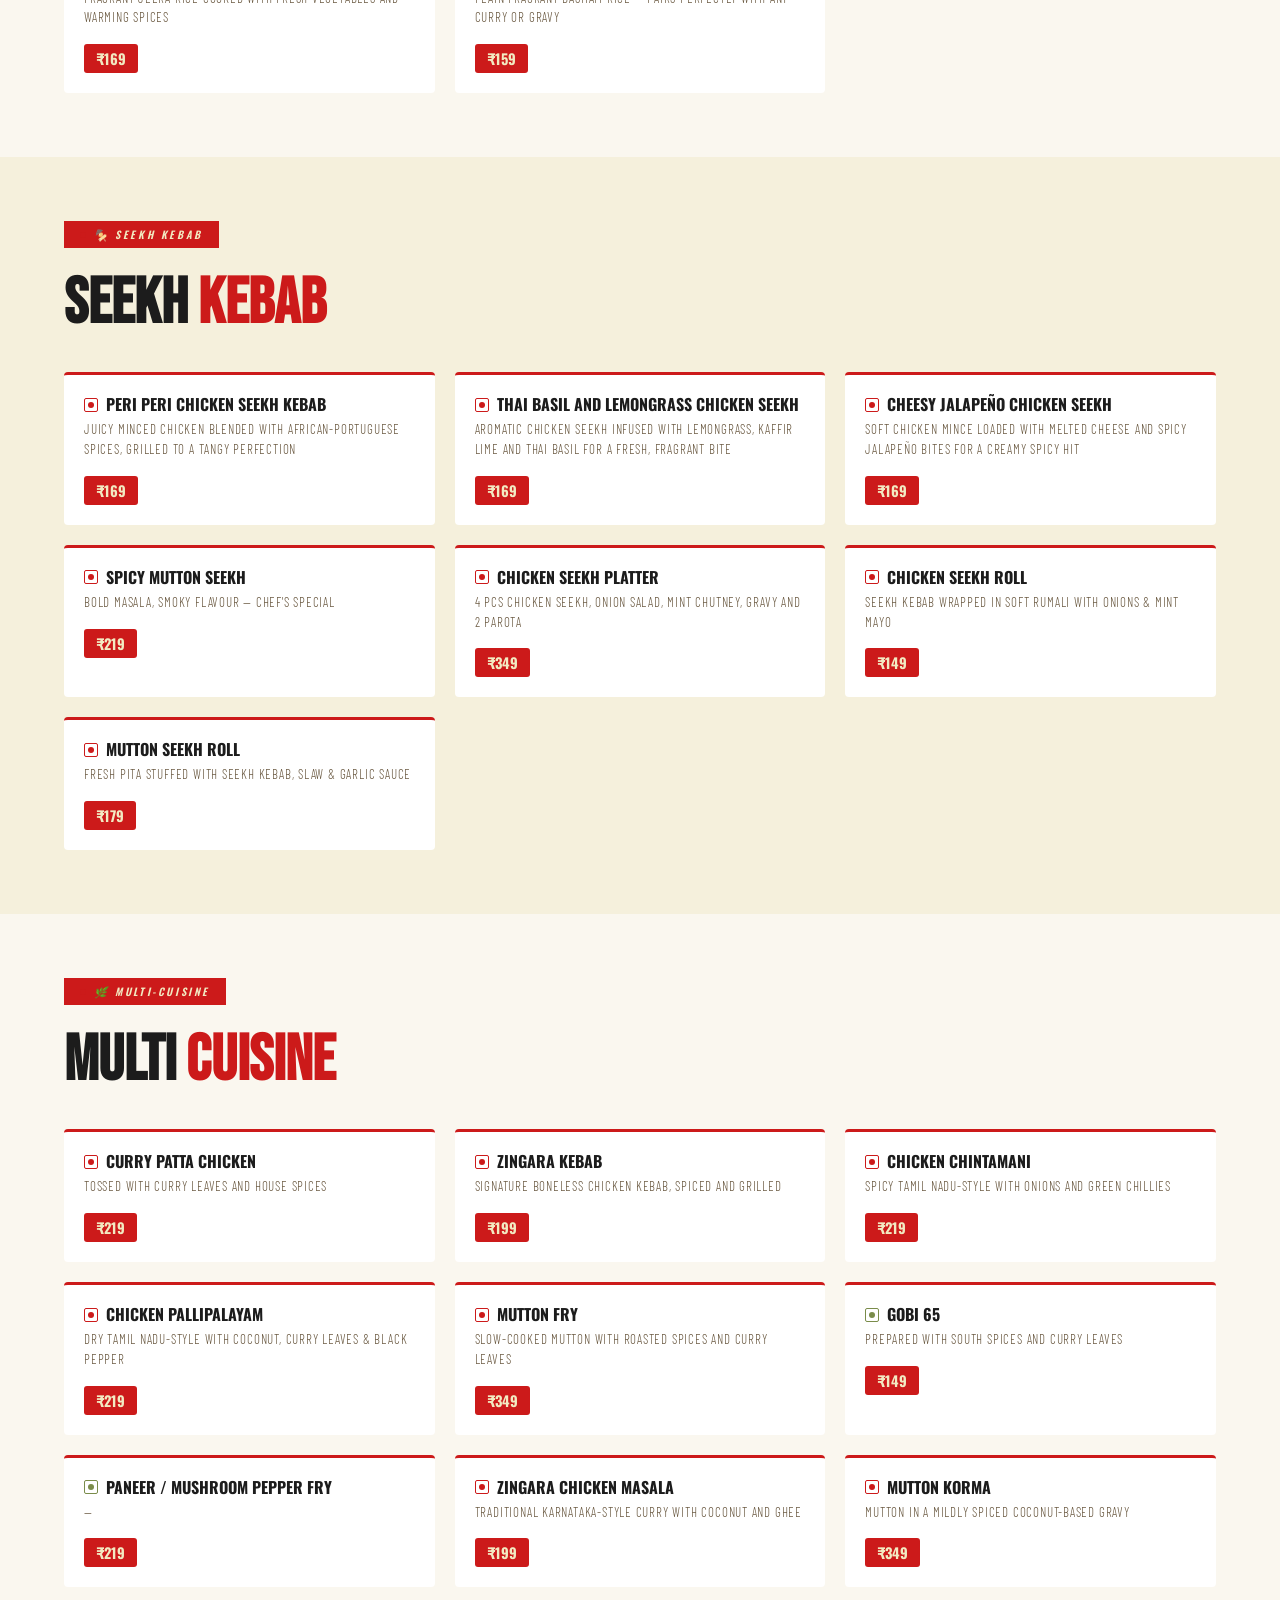
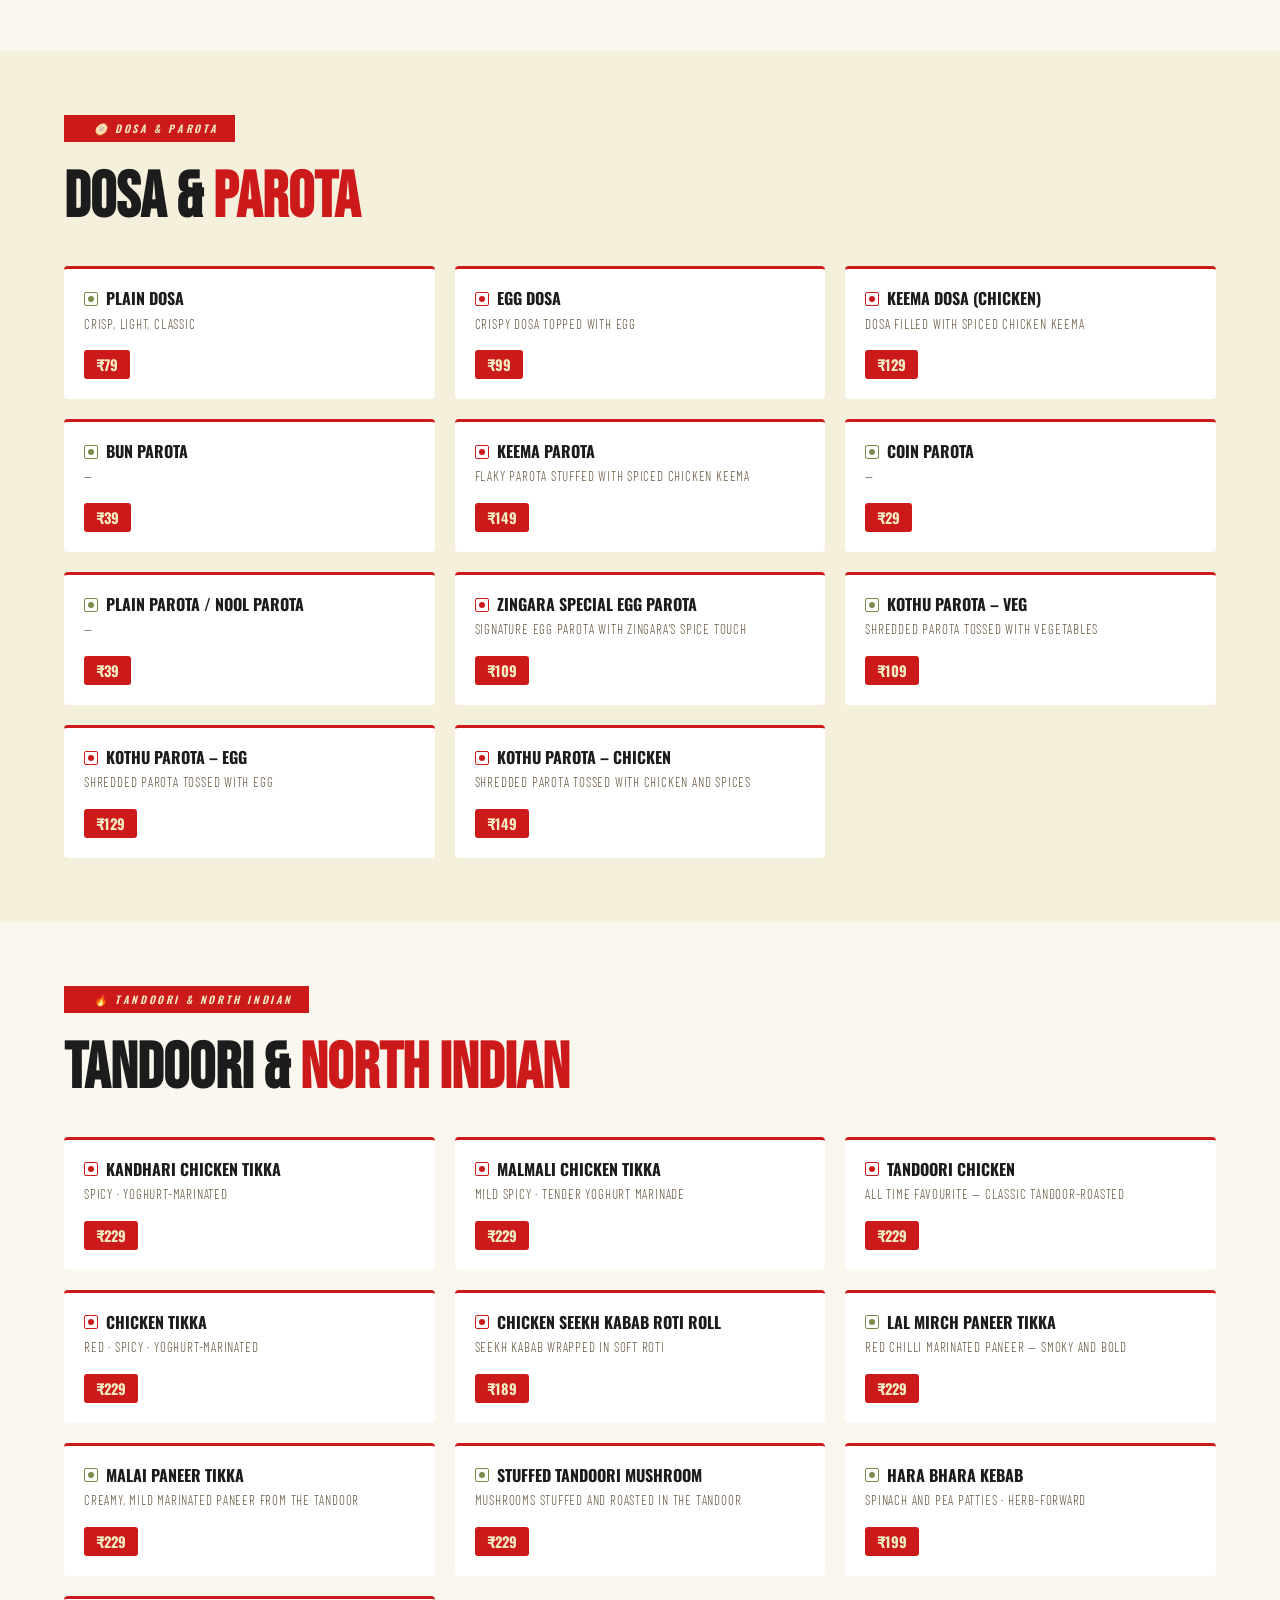
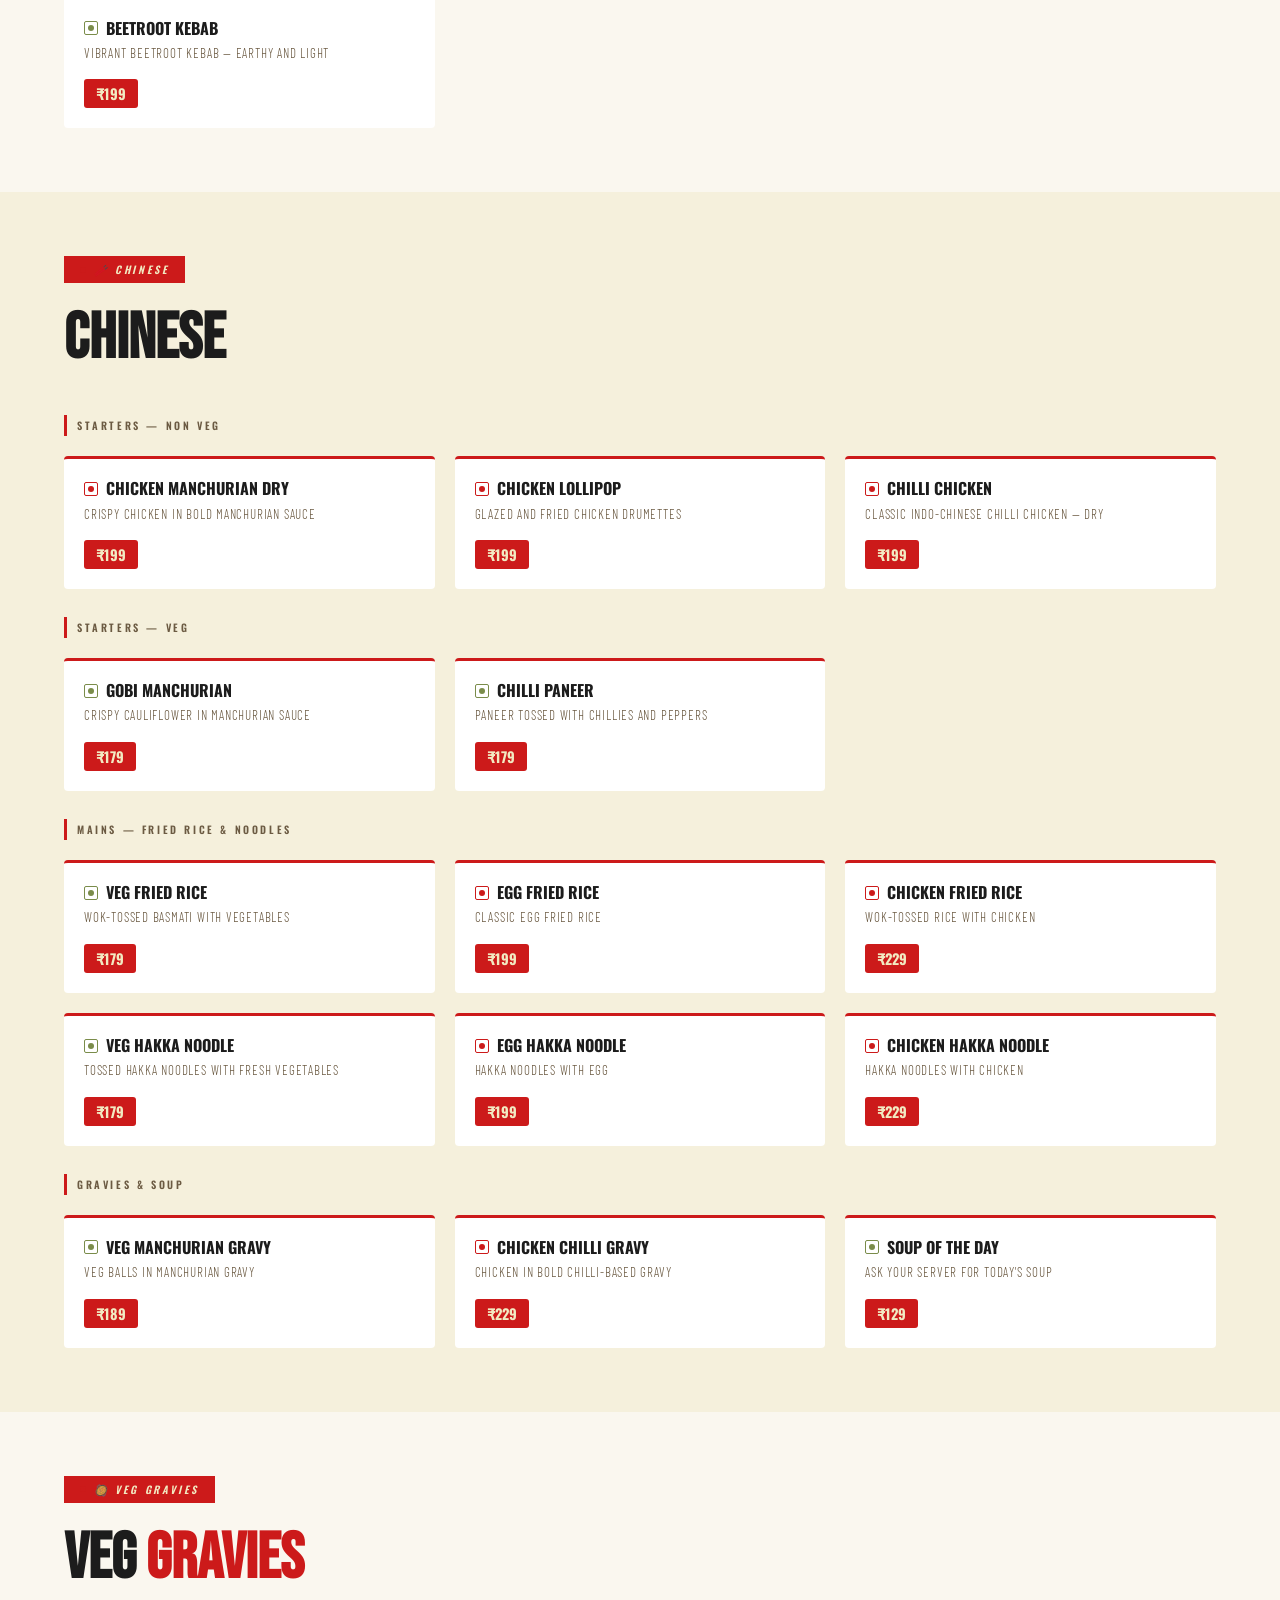
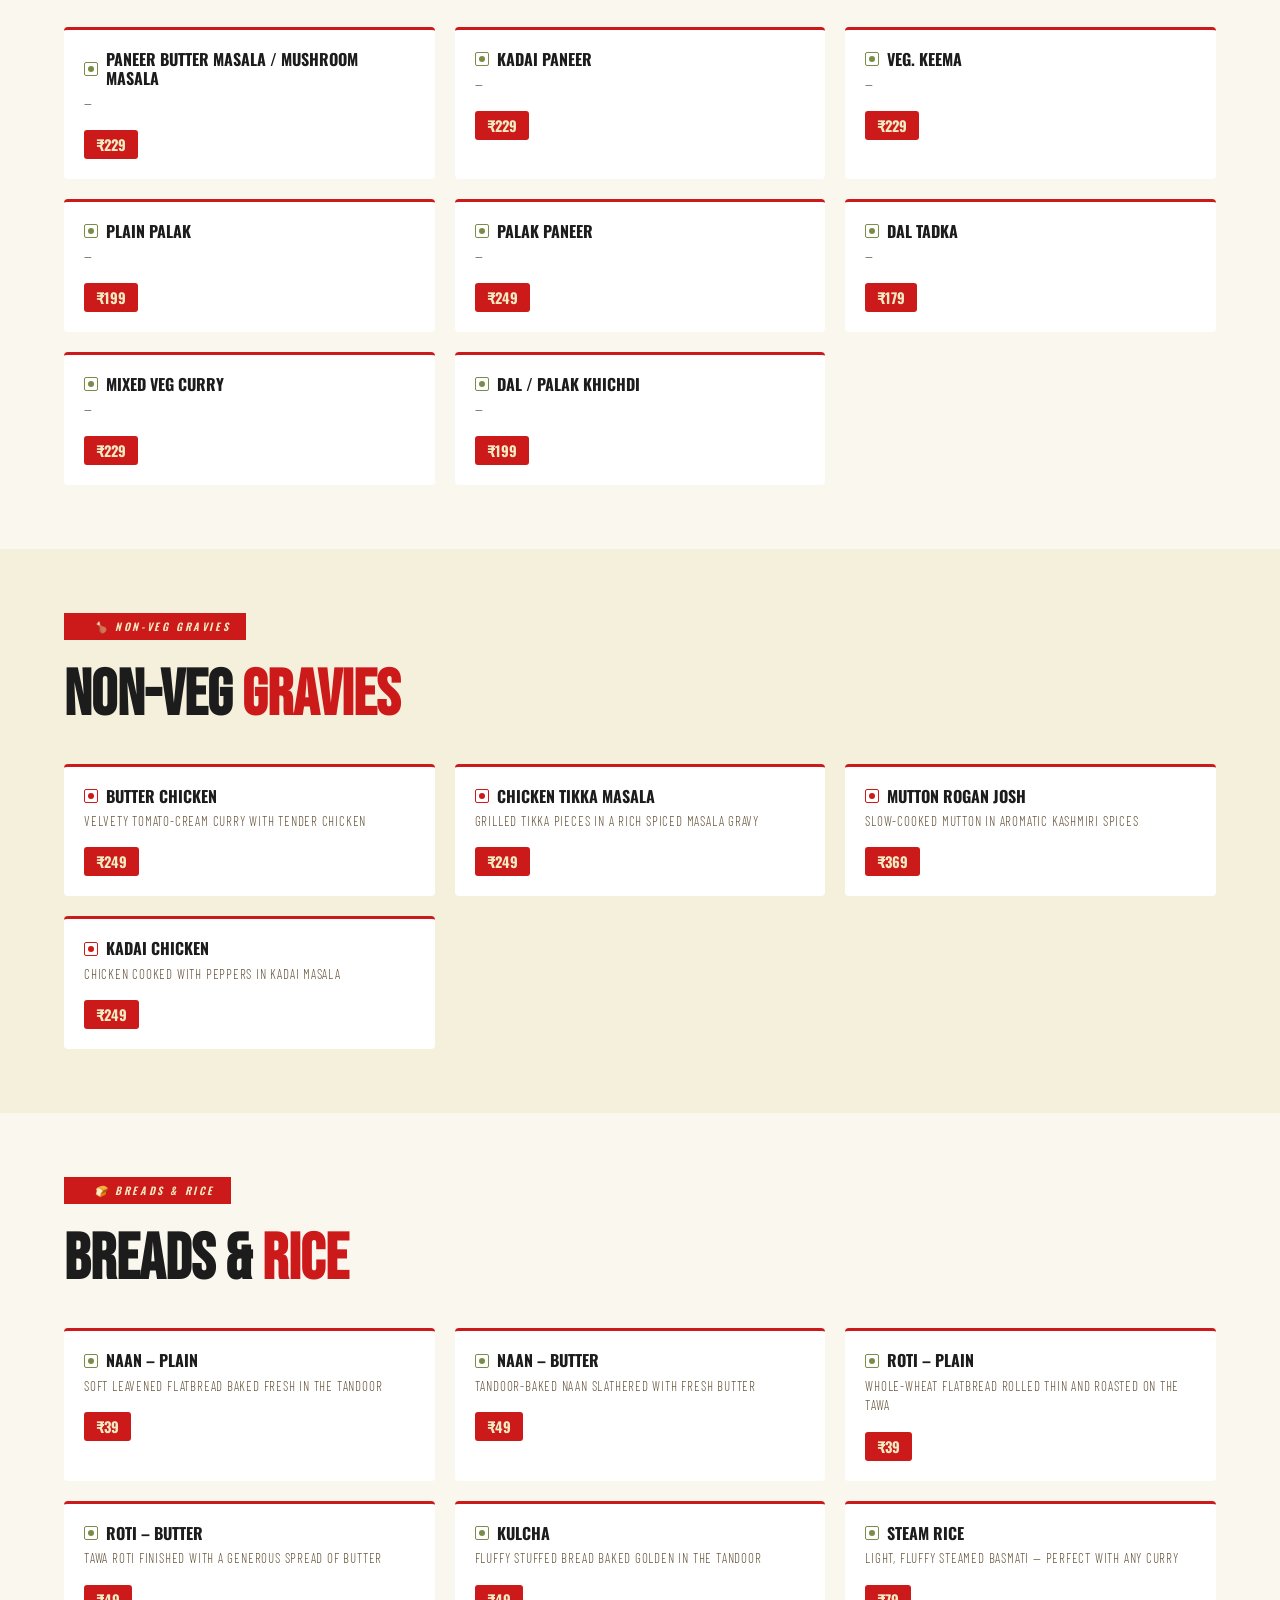
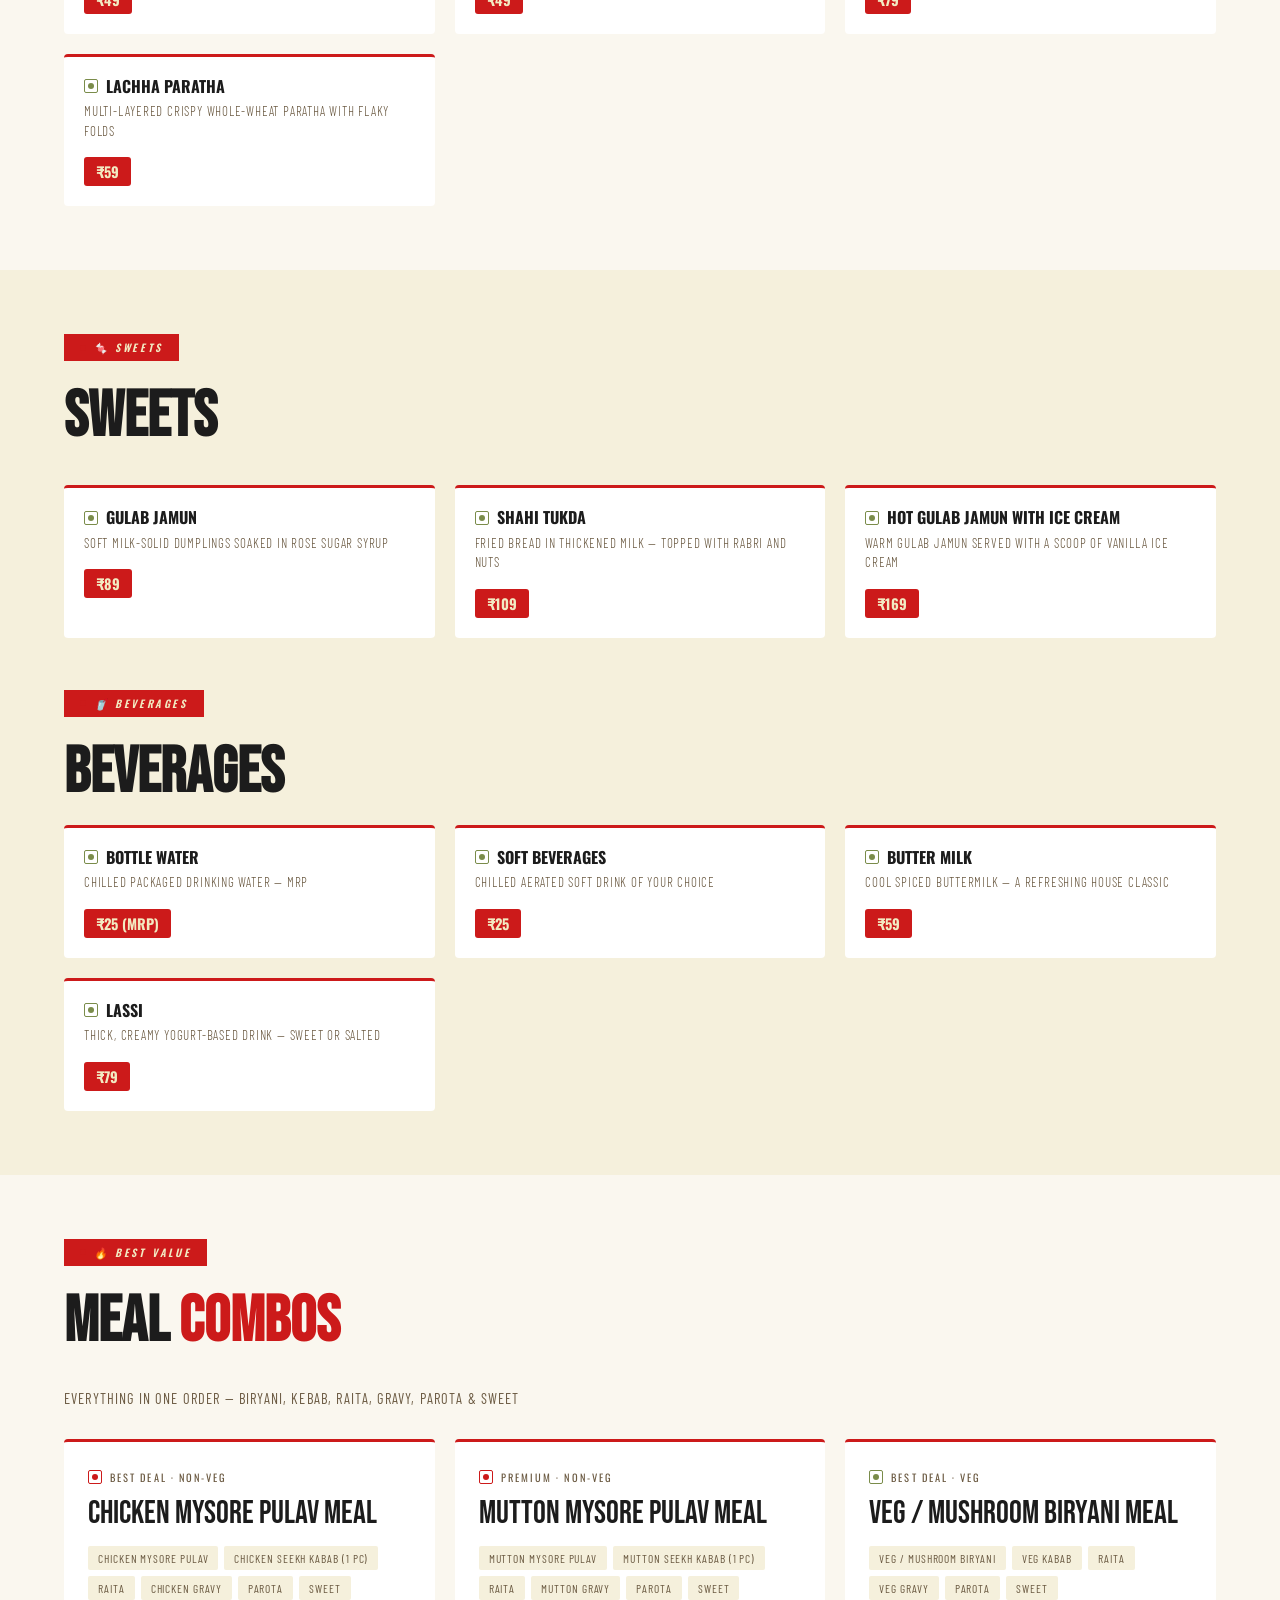
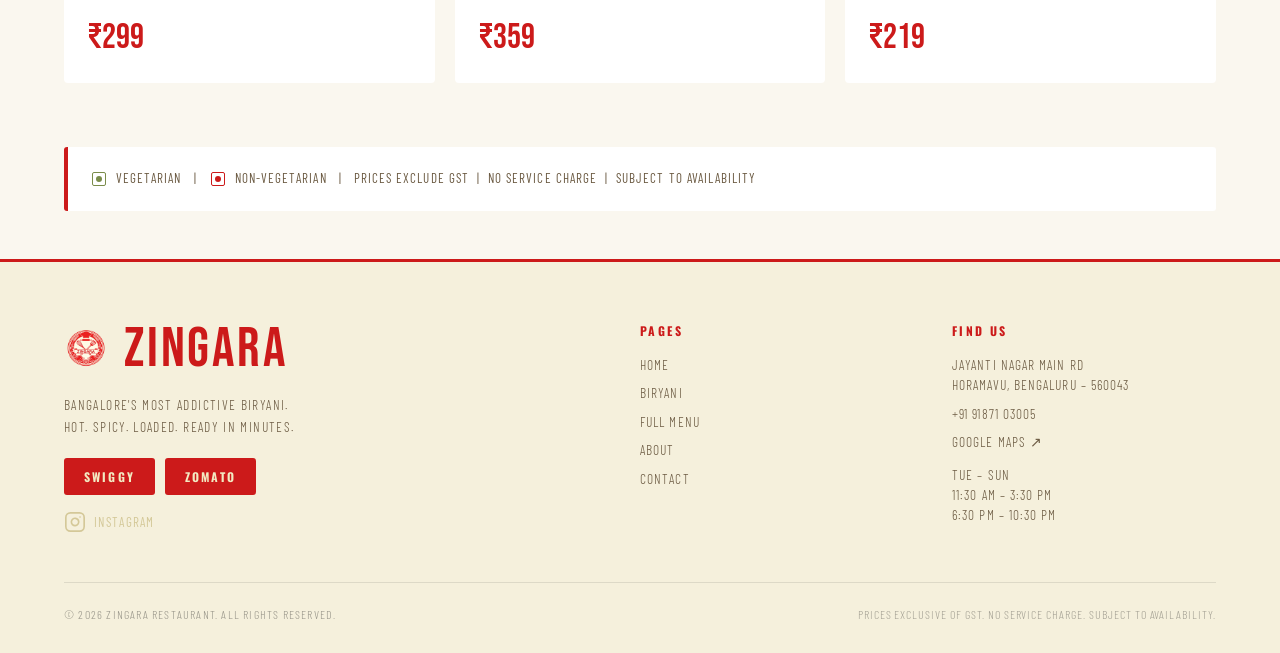
<file: menu.html>
<!DOCTYPE html>
<html lang="en">
<head>
  <meta charset="UTF-8">
  <meta name="viewport" content="width=device-width, initial-scale=1.0">
  <title>Full Menu — Zingara Restaurant Horamavu Bangalore</title>
  <meta name="description" content="Zingara Restaurant full menu: Biryani, Seekh Kebab, Multi-Cuisine, Tandoori, Chinese, Gravies, Dosa, Breads & more. Prices exclude GST. No service charge.">
  <meta name="keywords" content="zingara menu, zingara restaurant menu, biryani menu bangalore, seekh kebab horamavu, chicken biryani price">

  <!-- Open Graph -->
  <meta property="og:title" content="Full Menu — Zingara Restaurant Horamavu Bangalore">
  <meta property="og:description" content="80+ dishes: Biryani, Seekh Kebab, Multi-Cuisine, Tandoori, Chinese, Gravies, Dosa & more. Prices exclude GST. No service charge.">
  <meta property="og:type" content="restaurant">
  <meta property="og:image" content="https://zingara.in/images/hero-1.jpg">
  <meta property="og:url" content="https://zingara.in/menu.html">
  <meta property="og:site_name" content="Zingara Restaurant">
  <!-- Twitter Card -->
  <meta name="twitter:card" content="summary_large_image">
  <meta name="twitter:title" content="Full Menu — Zingara Restaurant Horamavu Bangalore">
  <meta name="twitter:description" content="80+ dishes: Biryani, Seekh Kebab, Multi-Cuisine, Tandoori, Chinese, Gravies, Dosa & more.">
  <meta name="twitter:image" content="https://zingara.in/images/hero-1.jpg">
  <!-- Favicon -->
  <link rel="icon" type="image/x-icon" href="favicon.ico">
  <link rel="icon" type="image/png" href="images/logo.png">

  <link rel="canonical" href="https://zingara.in/menu.html">

  <link rel="preconnect" href="https://fonts.googleapis.com">
  <link rel="preconnect" href="https://fonts.gstatic.com" crossorigin>
  <link href="https://fonts.googleapis.com/css2?family=Bebas+Neue&family=Oswald:wght@300;400;600;700&family=Barlow+Condensed:wght@300;400;500;600&display=swap" rel="stylesheet">
  <link rel="stylesheet" href="css/style.css">
</head>
<body>

<nav id="navbar"></nav>
<div class="nav-overlay" id="navOverlay"></div>
<div class="mobile-nav" id="mobileNav"></div>

<!-- ══════════════════════════════════════
     PAGE HEADER
════════════════════════════════════════ -->
<section class="menu-page-header" aria-label="Menu page">
  <div class="page-hero-bg" style="background-image:url('images/hero-4.jpg')" aria-hidden="true"></div>
  <div class="page-hero-scrim page-hero-scrim--light" aria-hidden="true"></div>
  <div class="hero-pattern" aria-hidden="true"></div>
  <div class="menu-page-header-inner">
    <div class="section-badge">Complete Menu</div>
    <h1 >WHAT WE<br><span style="color:var(--red);">COOK</span></h1>
    <p >80+ dishes across Biryani, Kebab, Multi-Cuisine, Tandoori, Chinese & more<br>
    <span style="opacity:0.5;font-size:0.75rem;">Prices exclude GST · No service charge · Subject to availability</span></p>
  </div>
</section>

<!-- ══════════════════════════════════════
     BIRYANI
════════════════════════════════════════ -->
<section class="menu-section" style="background:var(--off-white);" aria-label="Biryani">
  <div class="menu-section-inner">
    <div class="section-badge">🍛 Biryani</div>
    <h2 class="menu-section-title">BIRYANI</h2>
    <div class="menu-cards-grid">

      <article class="menu-card">
        <div class="menu-card-img">
          <picture>
          <source srcset="images/opt/chicken-mysore-pulav.webp" type="image/webp">
          <img src="images/opt/chicken-mysore-pulav.jpg" alt="Chicken Mysore Pulav" width="500" height="375">
        </picture>
        </div>
        <div class="menu-card-body">
          <div class="menu-card-name-row">
            <span class="nonveg-dot" aria-label="Non-vegetarian"></span>
            <span class="menu-card-name">Chicken Mysore Pulav</span>
          </div>
          <p class="menu-card-desc">Hearty Mysore-style pulav with tender slow-cooked chicken</p>
          <div class="menu-card-footer"><span class="price-badge">₹229</span></div>
        </div>
      </article>

      <article class="menu-card">
        <div class="menu-card-img">
          <picture>
          <source srcset="images/opt/mutton-mysore-pulav.webp" type="image/webp">
          <img src="images/opt/mutton-mysore-pulav.jpg" alt="Mutton Mysore Pulav" width="500" height="375">
        </picture>
        </div>
        <div class="menu-card-body">
          <div class="menu-card-name-row">
            <span class="nonveg-dot" aria-label="Non-vegetarian"></span>
            <span class="menu-card-name">Mutton Mysore Pulav</span>
          </div>
          <p class="menu-card-desc">Hearty Mysore-style pulav with tender slow-cooked mutton</p>
          <div class="menu-card-footer"><span class="price-badge">₹339</span></div>
        </div>
      </article>

      <article class="menu-card">
        <div class="menu-card-img">
          <picture>
          <source srcset="images/opt/zingara-biryani.webp" type="image/webp">
          <img src="images/opt/zingara-biryani.jpg" alt="Zingara Biryani" width="500" height="375">
        </picture>
        </div>
        <div class="menu-card-body">
          <div class="menu-card-name-row">
            <span class="nonveg-dot" aria-label="Non-vegetarian"></span>
            <span class="menu-card-name">Zingara Biryani</span>
          </div>
          <p class="menu-card-desc">Zingara special dum-cooked chicken biryani — our signature recipe</p>
          <div class="menu-card-footer"><span class="price-badge">₹199</span></div>
        </div>
      </article>

      <article class="menu-card">
        <div class="menu-card-img">
          <picture>
          <source srcset="images/opt/veg-biryani.webp" type="image/webp">
          <img src="images/opt/veg-biryani.jpg" alt="Veg Biryani" width="500" height="375">
        </picture>
        </div>
        <div class="menu-card-body">
          <div class="menu-card-name-row">
            <span class="veg-dot" aria-label="Vegetarian"></span>
            <span class="menu-card-name">Veg Biryani</span>
          </div>
          <p class="menu-card-desc">Fragrant jeera rice cooked with fresh vegetables and warming spices</p>
          <div class="menu-card-footer"><span class="price-badge">₹169</span></div>
        </div>
      </article>

      <article class="menu-card">
        <div class="menu-card-img">
          <picture>
          <source srcset="images/opt/khuska.webp" type="image/webp">
          <img src="images/opt/khuska.jpg" alt="Khuska" width="500" height="375">
        </picture>
        </div>
        <div class="menu-card-body">
          <div class="menu-card-name-row">
            <span class="veg-dot" aria-label="Vegetarian"></span>
            <span class="menu-card-name">Khuska</span>
          </div>
          <p class="menu-card-desc">Plain fragrant basmati rice — pairs perfectly with any curry or gravy</p>
          <div class="menu-card-footer"><span class="price-badge">₹159</span></div>
        </div>
      </article>

    </div>
  </div>
</section>

<!-- ══════════════════════════════════════
     SEEKH KEBAB
════════════════════════════════════════ -->
<section class="menu-section" style="background:var(--warm-surf);" aria-label="Seekh Kebab">
  <div class="menu-section-inner">
    <div class="section-badge">🍢 Seekh Kebab</div>
    <h2 class="menu-section-title">SEEKH <span class="red">KEBAB</span></h2>
    <div class="menu-cards-grid">

      <article class="menu-card">
        <div class="menu-card-img"></div>
        <div class="menu-card-body">
          <div class="menu-card-name-row">
            <span class="nonveg-dot" aria-label="Non-vegetarian"></span>
            <span class="menu-card-name">Peri Peri Chicken Seekh Kebab</span>
          </div>
          <p class="menu-card-desc">Juicy minced chicken blended with African-Portuguese spices, grilled to a tangy perfection</p>
          <div class="menu-card-footer"><span class="price-badge">₹169</span></div>
        </div>
      </article>

      <article class="menu-card">
        <div class="menu-card-img"></div>
        <div class="menu-card-body">
          <div class="menu-card-name-row">
            <span class="nonveg-dot" aria-label="Non-vegetarian"></span>
            <span class="menu-card-name">Thai Basil and Lemongrass Chicken Seekh</span>
          </div>
          <p class="menu-card-desc">Aromatic chicken seekh infused with lemongrass, kaffir lime and Thai basil for a fresh, fragrant bite</p>
          <div class="menu-card-footer"><span class="price-badge">₹169</span></div>
        </div>
      </article>

      <article class="menu-card">
        <div class="menu-card-img"></div>
        <div class="menu-card-body">
          <div class="menu-card-name-row">
            <span class="nonveg-dot" aria-label="Non-vegetarian"></span>
            <span class="menu-card-name">Cheesy Jalapeño Chicken Seekh</span>
          </div>
          <p class="menu-card-desc">Soft chicken mince loaded with melted cheese and spicy jalapeño bites for a creamy spicy hit</p>
          <div class="menu-card-footer"><span class="price-badge">₹169</span></div>
        </div>
      </article>

      <article class="menu-card">
        <div class="menu-card-img"></div>
        <div class="menu-card-body">
          <div class="menu-card-name-row">
            <span class="nonveg-dot" aria-label="Non-vegetarian"></span>
            <span class="menu-card-name">Spicy Mutton Seekh</span>
          </div>
          <p class="menu-card-desc">Bold masala, smoky flavour — Chef's Special</p>
          <div class="menu-card-footer"><span class="price-badge">₹219</span></div>
        </div>
      </article>

      <article class="menu-card">
        <div class="menu-card-img"></div>
        <div class="menu-card-body">
          <div class="menu-card-name-row">
            <span class="nonveg-dot" aria-label="Non-vegetarian"></span>
            <span class="menu-card-name">Chicken Seekh Platter</span>
          </div>
          <p class="menu-card-desc">4 pcs chicken seekh, onion salad, mint chutney, gravy and 2 parota</p>
          <div class="menu-card-footer"><span class="price-badge">₹349</span></div>
        </div>
      </article>

      <article class="menu-card">
        <div class="menu-card-img"></div>
        <div class="menu-card-body">
          <div class="menu-card-name-row">
            <span class="nonveg-dot" aria-label="Non-vegetarian"></span>
            <span class="menu-card-name">Chicken Seekh Roll</span>
          </div>
          <p class="menu-card-desc">Seekh kebab wrapped in soft rumali with onions & mint mayo</p>
          <div class="menu-card-footer"><span class="price-badge">₹149</span></div>
        </div>
      </article>

      <article class="menu-card">
        <div class="menu-card-img"></div>
        <div class="menu-card-body">
          <div class="menu-card-name-row">
            <span class="nonveg-dot" aria-label="Non-vegetarian"></span>
            <span class="menu-card-name">Mutton Seekh Roll</span>
          </div>
          <p class="menu-card-desc">Fresh pita stuffed with seekh kebab, slaw & garlic sauce</p>
          <div class="menu-card-footer"><span class="price-badge">₹179</span></div>
        </div>
      </article>

    </div>
  </div>
</section>

<!-- ══════════════════════════════════════
     SOUTH INDIAN
════════════════════════════════════════ -->
<section class="menu-section" style="background:var(--off-white);" aria-label="Multi-Cuisine">
  <div class="menu-section-inner">
    <div class="section-badge">🌿 Multi-Cuisine</div>
    <h2 class="menu-section-title">MULTI <span class="red">CUISINE</span></h2>
    <div class="menu-cards-grid">

      <article class="menu-card">
        <div class="menu-card-img"></div>
        <div class="menu-card-body">
          <div class="menu-card-name-row">
            <span class="nonveg-dot" aria-label="Non-vegetarian"></span>
            <span class="menu-card-name">Curry Patta Chicken</span>
          </div>
          <p class="menu-card-desc">Tossed with curry leaves and house spices</p>
          <div class="menu-card-footer"><span class="price-badge">₹219</span></div>
        </div>
      </article>

      <article class="menu-card">
        <div class="menu-card-img"></div>
        <div class="menu-card-body">
          <div class="menu-card-name-row">
            <span class="nonveg-dot" aria-label="Non-vegetarian"></span>
            <span class="menu-card-name">Zingara Kebab</span>
          </div>
          <p class="menu-card-desc">Signature boneless chicken kebab, spiced and grilled</p>
          <div class="menu-card-footer"><span class="price-badge">₹199</span></div>
        </div>
      </article>

      <article class="menu-card">
        <div class="menu-card-img"></div>
        <div class="menu-card-body">
          <div class="menu-card-name-row">
            <span class="nonveg-dot" aria-label="Non-vegetarian"></span>
            <span class="menu-card-name">Chicken Chintamani</span>
          </div>
          <p class="menu-card-desc">Spicy Tamil Nadu-style with onions and green chillies</p>
          <div class="menu-card-footer"><span class="price-badge">₹219</span></div>
        </div>
      </article>

      <article class="menu-card">
        <div class="menu-card-img"></div>
        <div class="menu-card-body">
          <div class="menu-card-name-row">
            <span class="nonveg-dot" aria-label="Non-vegetarian"></span>
            <span class="menu-card-name">Chicken Pallipalayam</span>
          </div>
          <p class="menu-card-desc">Dry Tamil Nadu-style with coconut, curry leaves & black pepper</p>
          <div class="menu-card-footer"><span class="price-badge">₹219</span></div>
        </div>
      </article>

      <article class="menu-card">
        <div class="menu-card-img"></div>
        <div class="menu-card-body">
          <div class="menu-card-name-row">
            <span class="nonveg-dot" aria-label="Non-vegetarian"></span>
            <span class="menu-card-name">Mutton Fry</span>
          </div>
          <p class="menu-card-desc">Slow-cooked mutton with roasted spices and curry leaves</p>
          <div class="menu-card-footer"><span class="price-badge">₹349</span></div>
        </div>
      </article>

      <article class="menu-card">
        <div class="menu-card-img"></div>
        <div class="menu-card-body">
          <div class="menu-card-name-row">
            <span class="veg-dot" aria-label="Vegetarian"></span>
            <span class="menu-card-name">Gobi 65</span>
          </div>
          <p class="menu-card-desc">Prepared with South spices and curry leaves</p>
          <div class="menu-card-footer"><span class="price-badge">₹149</span></div>
        </div>
      </article>

      <article class="menu-card">
        <div class="menu-card-img"></div>
        <div class="menu-card-body">
          <div class="menu-card-name-row">
            <span class="veg-dot" aria-label="Vegetarian"></span>
            <span class="menu-card-name">Paneer / Mushroom Pepper Fry</span>
          </div>
          <p class="menu-card-desc">—</p>
          <div class="menu-card-footer"><span class="price-badge">₹219</span></div>
        </div>
      </article>

      <article class="menu-card">
        <div class="menu-card-img"></div>
        <div class="menu-card-body">
          <div class="menu-card-name-row">
            <span class="nonveg-dot" aria-label="Non-vegetarian"></span>
            <span class="menu-card-name">Zingara Chicken Masala</span>
          </div>
          <p class="menu-card-desc">Traditional Karnataka-style curry with coconut and ghee</p>
          <div class="menu-card-footer"><span class="price-badge">₹199</span></div>
        </div>
      </article>

      <article class="menu-card">
        <div class="menu-card-img"></div>
        <div class="menu-card-body">
          <div class="menu-card-name-row">
            <span class="nonveg-dot" aria-label="Non-vegetarian"></span>
            <span class="menu-card-name">Mutton Korma</span>
          </div>
          <p class="menu-card-desc">Mutton in a mildly spiced coconut-based gravy</p>
          <div class="menu-card-footer"><span class="price-badge">₹349</span></div>
        </div>
      </article>

    </div>
  </div>
</section>

<!-- ══════════════════════════════════════
     DOSA & PAROTA
════════════════════════════════════════ -->
<section class="menu-section" style="background:var(--warm-surf);" aria-label="Dosa and Parota">
  <div class="menu-section-inner">
    <div class="section-badge">🫓 Dosa & Parota</div>
    <h2 class="menu-section-title">DOSA & <span class="red">PAROTA</span></h2>
    <div class="menu-cards-grid">

      <article class="menu-card">
        <div class="menu-card-img"></div>
        <div class="menu-card-body">
          <div class="menu-card-name-row">
            <span class="veg-dot" aria-label="Vegetarian"></span>
            <span class="menu-card-name">Plain Dosa</span>
          </div>
          <p class="menu-card-desc">Crisp, light, classic</p>
          <div class="menu-card-footer"><span class="price-badge">₹79</span></div>
        </div>
      </article>

      <article class="menu-card">
        <div class="menu-card-img"></div>
        <div class="menu-card-body">
          <div class="menu-card-name-row">
            <span class="nonveg-dot" aria-label="Non-vegetarian"></span>
            <span class="menu-card-name">Egg Dosa</span>
          </div>
          <p class="menu-card-desc">Crispy dosa topped with egg</p>
          <div class="menu-card-footer"><span class="price-badge">₹99</span></div>
        </div>
      </article>

      <article class="menu-card">
        <div class="menu-card-img"></div>
        <div class="menu-card-body">
          <div class="menu-card-name-row">
            <span class="nonveg-dot" aria-label="Non-vegetarian"></span>
            <span class="menu-card-name">Keema Dosa (Chicken)</span>
          </div>
          <p class="menu-card-desc">Dosa filled with spiced chicken keema</p>
          <div class="menu-card-footer"><span class="price-badge">₹129</span></div>
        </div>
      </article>

      <article class="menu-card">
        <div class="menu-card-img"></div>
        <div class="menu-card-body">
          <div class="menu-card-name-row">
            <span class="veg-dot" aria-label="Vegetarian"></span>
            <span class="menu-card-name">Bun Parota</span>
          </div>
          <p class="menu-card-desc">—</p>
          <div class="menu-card-footer"><span class="price-badge">₹39</span></div>
        </div>
      </article>

      <article class="menu-card">
        <div class="menu-card-img"></div>
        <div class="menu-card-body">
          <div class="menu-card-name-row">
            <span class="nonveg-dot" aria-label="Non-vegetarian"></span>
            <span class="menu-card-name">Keema Parota</span>
          </div>
          <p class="menu-card-desc">Flaky parota stuffed with spiced chicken keema</p>
          <div class="menu-card-footer"><span class="price-badge">₹149</span></div>
        </div>
      </article>

      <article class="menu-card">
        <div class="menu-card-img"></div>
        <div class="menu-card-body">
          <div class="menu-card-name-row">
            <span class="veg-dot" aria-label="Vegetarian"></span>
            <span class="menu-card-name">Coin Parota</span>
          </div>
          <p class="menu-card-desc">—</p>
          <div class="menu-card-footer"><span class="price-badge">₹29</span></div>
        </div>
      </article>

      <article class="menu-card">
        <div class="menu-card-img"></div>
        <div class="menu-card-body">
          <div class="menu-card-name-row">
            <span class="veg-dot" aria-label="Vegetarian"></span>
            <span class="menu-card-name">Plain Parota / Nool Parota</span>
          </div>
          <p class="menu-card-desc">—</p>
          <div class="menu-card-footer"><span class="price-badge">₹39</span></div>
        </div>
      </article>

      <article class="menu-card">
        <div class="menu-card-img"></div>
        <div class="menu-card-body">
          <div class="menu-card-name-row">
            <span class="nonveg-dot" aria-label="Non-vegetarian"></span>
            <span class="menu-card-name">Zingara Special Egg Parota</span>
          </div>
          <p class="menu-card-desc">Signature egg parota with Zingara's spice touch</p>
          <div class="menu-card-footer"><span class="price-badge">₹109</span></div>
        </div>
      </article>

      <article class="menu-card">
        <div class="menu-card-img"></div>
        <div class="menu-card-body">
          <div class="menu-card-name-row">
            <span class="veg-dot" aria-label="Vegetarian"></span>
            <span class="menu-card-name">Kothu Parota – Veg</span>
          </div>
          <p class="menu-card-desc">Shredded parota tossed with vegetables</p>
          <div class="menu-card-footer"><span class="price-badge">₹109</span></div>
        </div>
      </article>

      <article class="menu-card">
        <div class="menu-card-img"></div>
        <div class="menu-card-body">
          <div class="menu-card-name-row">
            <span class="nonveg-dot" aria-label="Non-vegetarian"></span>
            <span class="menu-card-name">Kothu Parota – Egg</span>
          </div>
          <p class="menu-card-desc">Shredded parota tossed with egg</p>
          <div class="menu-card-footer"><span class="price-badge">₹129</span></div>
        </div>
      </article>

      <article class="menu-card">
        <div class="menu-card-img"></div>
        <div class="menu-card-body">
          <div class="menu-card-name-row">
            <span class="nonveg-dot" aria-label="Non-vegetarian"></span>
            <span class="menu-card-name">Kothu Parota – Chicken</span>
          </div>
          <p class="menu-card-desc">Shredded parota tossed with chicken and spices</p>
          <div class="menu-card-footer"><span class="price-badge">₹149</span></div>
        </div>
      </article>

    </div>
  </div>
</section>

<!-- ══════════════════════════════════════
     TANDOORI & NORTH INDIAN
════════════════════════════════════════ -->
<section class="menu-section" style="background:var(--off-white);" aria-label="Tandoori and North Indian">
  <div class="menu-section-inner">
    <div class="section-badge">🔥 Tandoori & North Indian</div>
    <h2 class="menu-section-title">TANDOORI & <span class="red">NORTH INDIAN</span></h2>
    <div class="menu-cards-grid">

      <article class="menu-card">
        <div class="menu-card-img"></div>
        <div class="menu-card-body">
          <div class="menu-card-name-row">
            <span class="nonveg-dot" aria-label="Non-vegetarian"></span>
            <span class="menu-card-name">Kandhari Chicken Tikka</span>
          </div>
          <p class="menu-card-desc">Spicy · yoghurt-marinated</p>
          <div class="menu-card-footer"><span class="price-badge">₹229</span></div>
        </div>
      </article>

      <article class="menu-card">
        <div class="menu-card-img"></div>
        <div class="menu-card-body">
          <div class="menu-card-name-row">
            <span class="nonveg-dot" aria-label="Non-vegetarian"></span>
            <span class="menu-card-name">Malmali Chicken Tikka</span>
          </div>
          <p class="menu-card-desc">Mild spicy · tender yoghurt marinade</p>
          <div class="menu-card-footer"><span class="price-badge">₹229</span></div>
        </div>
      </article>

      <article class="menu-card">
        <div class="menu-card-img"></div>
        <div class="menu-card-body">
          <div class="menu-card-name-row">
            <span class="nonveg-dot" aria-label="Non-vegetarian"></span>
            <span class="menu-card-name">Tandoori Chicken</span>
          </div>
          <p class="menu-card-desc">All time favourite — classic tandoor-roasted</p>
          <div class="menu-card-footer"><span class="price-badge">₹229</span></div>
        </div>
      </article>

      <article class="menu-card">
        <div class="menu-card-img"></div>
        <div class="menu-card-body">
          <div class="menu-card-name-row">
            <span class="nonveg-dot" aria-label="Non-vegetarian"></span>
            <span class="menu-card-name">Chicken Tikka</span>
          </div>
          <p class="menu-card-desc">Red · spicy · yoghurt-marinated</p>
          <div class="menu-card-footer"><span class="price-badge">₹229</span></div>
        </div>
      </article>

      <article class="menu-card">
        <div class="menu-card-img"></div>
        <div class="menu-card-body">
          <div class="menu-card-name-row">
            <span class="nonveg-dot" aria-label="Non-vegetarian"></span>
            <span class="menu-card-name">Chicken Seekh Kabab Roti Roll</span>
          </div>
          <p class="menu-card-desc">Seekh kabab wrapped in soft roti</p>
          <div class="menu-card-footer"><span class="price-badge">₹189</span></div>
        </div>
      </article>

      <article class="menu-card">
        <div class="menu-card-img"></div>
        <div class="menu-card-body">
          <div class="menu-card-name-row">
            <span class="veg-dot" aria-label="Vegetarian"></span>
            <span class="menu-card-name">Lal Mirch Paneer Tikka</span>
          </div>
          <p class="menu-card-desc">Red chilli marinated paneer — smoky and bold</p>
          <div class="menu-card-footer"><span class="price-badge">₹229</span></div>
        </div>
      </article>

      <article class="menu-card">
        <div class="menu-card-img"></div>
        <div class="menu-card-body">
          <div class="menu-card-name-row">
            <span class="veg-dot" aria-label="Vegetarian"></span>
            <span class="menu-card-name">Malai Paneer Tikka</span>
          </div>
          <p class="menu-card-desc">Creamy, mild marinated paneer from the tandoor</p>
          <div class="menu-card-footer"><span class="price-badge">₹229</span></div>
        </div>
      </article>

      <article class="menu-card">
        <div class="menu-card-img"></div>
        <div class="menu-card-body">
          <div class="menu-card-name-row">
            <span class="veg-dot" aria-label="Vegetarian"></span>
            <span class="menu-card-name">Stuffed Tandoori Mushroom</span>
          </div>
          <p class="menu-card-desc">Mushrooms stuffed and roasted in the tandoor</p>
          <div class="menu-card-footer"><span class="price-badge">₹229</span></div>
        </div>
      </article>

      <article class="menu-card">
        <div class="menu-card-img"></div>
        <div class="menu-card-body">
          <div class="menu-card-name-row">
            <span class="veg-dot" aria-label="Vegetarian"></span>
            <span class="menu-card-name">Hara Bhara Kebab</span>
          </div>
          <p class="menu-card-desc">Spinach and pea patties · herb-forward</p>
          <div class="menu-card-footer"><span class="price-badge">₹199</span></div>
        </div>
      </article>

      <article class="menu-card">
        <div class="menu-card-img"></div>
        <div class="menu-card-body">
          <div class="menu-card-name-row">
            <span class="veg-dot" aria-label="Vegetarian"></span>
            <span class="menu-card-name">Beetroot Kebab</span>
          </div>
          <p class="menu-card-desc">Vibrant beetroot kebab — earthy and light</p>
          <div class="menu-card-footer"><span class="price-badge">₹199</span></div>
        </div>
      </article>

    </div>
  </div>
</section>

<!-- ══════════════════════════════════════
     CHINESE
════════════════════════════════════════ -->
<section class="menu-section" style="background:var(--warm-surf);" aria-label="Chinese">
  <div class="menu-section-inner">
    <div class="section-badge">🥢 Chinese</div>
    <h2 class="menu-section-title">CHINESE</h2>
    <div class="menu-cards-grid">

      <div class="menu-subcat-header">Starters — Non Veg</div>

      <article class="menu-card">
        <div class="menu-card-img"></div>
        <div class="menu-card-body">
          <div class="menu-card-name-row">
            <span class="nonveg-dot" aria-label="Non-vegetarian"></span>
            <span class="menu-card-name">Chicken Manchurian Dry</span>
          </div>
          <p class="menu-card-desc">Crispy chicken in bold Manchurian sauce</p>
          <div class="menu-card-footer"><span class="price-badge">₹199</span></div>
        </div>
      </article>

      <article class="menu-card">
        <div class="menu-card-img"></div>
        <div class="menu-card-body">
          <div class="menu-card-name-row">
            <span class="nonveg-dot" aria-label="Non-vegetarian"></span>
            <span class="menu-card-name">Chicken Lollipop</span>
          </div>
          <p class="menu-card-desc">Glazed and fried chicken drumettes</p>
          <div class="menu-card-footer"><span class="price-badge">₹199</span></div>
        </div>
      </article>

      <article class="menu-card">
        <div class="menu-card-img"></div>
        <div class="menu-card-body">
          <div class="menu-card-name-row">
            <span class="nonveg-dot" aria-label="Non-vegetarian"></span>
            <span class="menu-card-name">Chilli Chicken</span>
          </div>
          <p class="menu-card-desc">Classic Indo-Chinese chilli chicken — dry</p>
          <div class="menu-card-footer"><span class="price-badge">₹199</span></div>
        </div>
      </article>

      <div class="menu-subcat-header">Starters — Veg</div>

      <article class="menu-card">
        <div class="menu-card-img"></div>
        <div class="menu-card-body">
          <div class="menu-card-name-row">
            <span class="veg-dot" aria-label="Vegetarian"></span>
            <span class="menu-card-name">Gobi Manchurian</span>
          </div>
          <p class="menu-card-desc">Crispy cauliflower in Manchurian sauce</p>
          <div class="menu-card-footer"><span class="price-badge">₹179</span></div>
        </div>
      </article>

      <article class="menu-card">
        <div class="menu-card-img"></div>
        <div class="menu-card-body">
          <div class="menu-card-name-row">
            <span class="veg-dot" aria-label="Vegetarian"></span>
            <span class="menu-card-name">Chilli Paneer</span>
          </div>
          <p class="menu-card-desc">Paneer tossed with chillies and peppers</p>
          <div class="menu-card-footer"><span class="price-badge">₹179</span></div>
        </div>
      </article>

      <div class="menu-subcat-header">Mains — Fried Rice & Noodles</div>

      <article class="menu-card">
        <div class="menu-card-img"></div>
        <div class="menu-card-body">
          <div class="menu-card-name-row">
            <span class="veg-dot" aria-label="Vegetarian"></span>
            <span class="menu-card-name">Veg Fried Rice</span>
          </div>
          <p class="menu-card-desc">Wok-tossed basmati with vegetables</p>
          <div class="menu-card-footer"><span class="price-badge">₹179</span></div>
        </div>
      </article>

      <article class="menu-card">
        <div class="menu-card-img"></div>
        <div class="menu-card-body">
          <div class="menu-card-name-row">
            <span class="nonveg-dot" aria-label="Non-vegetarian"></span>
            <span class="menu-card-name">Egg Fried Rice</span>
          </div>
          <p class="menu-card-desc">Classic egg fried rice</p>
          <div class="menu-card-footer"><span class="price-badge">₹199</span></div>
        </div>
      </article>

      <article class="menu-card">
        <div class="menu-card-img"></div>
        <div class="menu-card-body">
          <div class="menu-card-name-row">
            <span class="nonveg-dot" aria-label="Non-vegetarian"></span>
            <span class="menu-card-name">Chicken Fried Rice</span>
          </div>
          <p class="menu-card-desc">Wok-tossed rice with chicken</p>
          <div class="menu-card-footer"><span class="price-badge">₹229</span></div>
        </div>
      </article>

      <article class="menu-card">
        <div class="menu-card-img"></div>
        <div class="menu-card-body">
          <div class="menu-card-name-row">
            <span class="veg-dot" aria-label="Vegetarian"></span>
            <span class="menu-card-name">Veg Hakka Noodle</span>
          </div>
          <p class="menu-card-desc">Tossed Hakka noodles with fresh vegetables</p>
          <div class="menu-card-footer"><span class="price-badge">₹179</span></div>
        </div>
      </article>

      <article class="menu-card">
        <div class="menu-card-img"></div>
        <div class="menu-card-body">
          <div class="menu-card-name-row">
            <span class="nonveg-dot" aria-label="Non-vegetarian"></span>
            <span class="menu-card-name">Egg Hakka Noodle</span>
          </div>
          <p class="menu-card-desc">Hakka noodles with egg</p>
          <div class="menu-card-footer"><span class="price-badge">₹199</span></div>
        </div>
      </article>

      <article class="menu-card">
        <div class="menu-card-img"></div>
        <div class="menu-card-body">
          <div class="menu-card-name-row">
            <span class="nonveg-dot" aria-label="Non-vegetarian"></span>
            <span class="menu-card-name">Chicken Hakka Noodle</span>
          </div>
          <p class="menu-card-desc">Hakka noodles with chicken</p>
          <div class="menu-card-footer"><span class="price-badge">₹229</span></div>
        </div>
      </article>

      <div class="menu-subcat-header">Gravies & Soup</div>

      <article class="menu-card">
        <div class="menu-card-img"></div>
        <div class="menu-card-body">
          <div class="menu-card-name-row">
            <span class="veg-dot" aria-label="Vegetarian"></span>
            <span class="menu-card-name">Veg Manchurian Gravy</span>
          </div>
          <p class="menu-card-desc">Veg balls in Manchurian gravy</p>
          <div class="menu-card-footer"><span class="price-badge">₹189</span></div>
        </div>
      </article>

      <article class="menu-card">
        <div class="menu-card-img"></div>
        <div class="menu-card-body">
          <div class="menu-card-name-row">
            <span class="nonveg-dot" aria-label="Non-vegetarian"></span>
            <span class="menu-card-name">Chicken Chilli Gravy</span>
          </div>
          <p class="menu-card-desc">Chicken in bold chilli-based gravy</p>
          <div class="menu-card-footer"><span class="price-badge">₹229</span></div>
        </div>
      </article>

      <article class="menu-card">
        <div class="menu-card-img"></div>
        <div class="menu-card-body">
          <div class="menu-card-name-row">
            <span class="veg-dot" aria-label="Vegetarian"></span>
            <span class="menu-card-name">Soup of the Day</span>
          </div>
          <p class="menu-card-desc">Ask your server for today's soup</p>
          <div class="menu-card-footer"><span class="price-badge">₹129</span></div>
        </div>
      </article>

    </div>
  </div>
</section>

<!-- ══════════════════════════════════════
     VEG GRAVIES
════════════════════════════════════════ -->
<section class="menu-section" style="background:var(--off-white);" aria-label="Veg Gravies">
  <div class="menu-section-inner">
    <div class="section-badge">🥘 Veg Gravies</div>
    <h2 class="menu-section-title">VEG <span class="red">GRAVIES</span></h2>
    <div class="menu-cards-grid">

      <article class="menu-card">
        <div class="menu-card-img"></div>
        <div class="menu-card-body">
          <div class="menu-card-name-row">
            <span class="veg-dot" aria-label="Vegetarian"></span>
            <span class="menu-card-name">Paneer Butter Masala / Mushroom Masala</span>
          </div>
          <p class="menu-card-desc">—</p>
          <div class="menu-card-footer"><span class="price-badge">₹229</span></div>
        </div>
      </article>

      <article class="menu-card">
        <div class="menu-card-img"></div>
        <div class="menu-card-body">
          <div class="menu-card-name-row">
            <span class="veg-dot" aria-label="Vegetarian"></span>
            <span class="menu-card-name">Kadai Paneer</span>
          </div>
          <p class="menu-card-desc">—</p>
          <div class="menu-card-footer"><span class="price-badge">₹229</span></div>
        </div>
      </article>

      <article class="menu-card">
        <div class="menu-card-img"></div>
        <div class="menu-card-body">
          <div class="menu-card-name-row">
            <span class="veg-dot" aria-label="Vegetarian"></span>
            <span class="menu-card-name">Veg. Keema</span>
          </div>
          <p class="menu-card-desc">—</p>
          <div class="menu-card-footer"><span class="price-badge">₹229</span></div>
        </div>
      </article>

      <article class="menu-card">
        <div class="menu-card-img"></div>
        <div class="menu-card-body">
          <div class="menu-card-name-row">
            <span class="veg-dot" aria-label="Vegetarian"></span>
            <span class="menu-card-name">Plain Palak</span>
          </div>
          <p class="menu-card-desc">—</p>
          <div class="menu-card-footer"><span class="price-badge">₹199</span></div>
        </div>
      </article>

      <article class="menu-card">
        <div class="menu-card-img"></div>
        <div class="menu-card-body">
          <div class="menu-card-name-row">
            <span class="veg-dot" aria-label="Vegetarian"></span>
            <span class="menu-card-name">Palak Paneer</span>
          </div>
          <p class="menu-card-desc">—</p>
          <div class="menu-card-footer"><span class="price-badge">₹249</span></div>
        </div>
      </article>

      <article class="menu-card">
        <div class="menu-card-img"></div>
        <div class="menu-card-body">
          <div class="menu-card-name-row">
            <span class="veg-dot" aria-label="Vegetarian"></span>
            <span class="menu-card-name">Dal Tadka</span>
          </div>
          <p class="menu-card-desc">—</p>
          <div class="menu-card-footer"><span class="price-badge">₹179</span></div>
        </div>
      </article>

      <article class="menu-card">
        <div class="menu-card-img"></div>
        <div class="menu-card-body">
          <div class="menu-card-name-row">
            <span class="veg-dot" aria-label="Vegetarian"></span>
            <span class="menu-card-name">Mixed Veg Curry</span>
          </div>
          <p class="menu-card-desc">—</p>
          <div class="menu-card-footer"><span class="price-badge">₹229</span></div>
        </div>
      </article>

      <article class="menu-card">
        <div class="menu-card-img"></div>
        <div class="menu-card-body">
          <div class="menu-card-name-row">
            <span class="veg-dot" aria-label="Vegetarian"></span>
            <span class="menu-card-name">Dal / Palak Khichdi</span>
          </div>
          <p class="menu-card-desc">—</p>
          <div class="menu-card-footer"><span class="price-badge">₹199</span></div>
        </div>
      </article>

    </div>
  </div>
</section>

<!-- ══════════════════════════════════════
     NON-VEG GRAVIES
════════════════════════════════════════ -->
<section class="menu-section" style="background:var(--warm-surf);" aria-label="Non-Veg Gravies">
  <div class="menu-section-inner">
    <div class="section-badge">🍗 Non-Veg Gravies</div>
    <h2 class="menu-section-title">NON-VEG <span class="red">GRAVIES</span></h2>
    <div class="menu-cards-grid">

      <article class="menu-card">
        <div class="menu-card-img"></div>
        <div class="menu-card-body">
          <div class="menu-card-name-row">
            <span class="nonveg-dot" aria-label="Non-vegetarian"></span>
            <span class="menu-card-name">Butter Chicken</span>
          </div>
          <p class="menu-card-desc">Velvety tomato-cream curry with tender chicken</p>
          <div class="menu-card-footer"><span class="price-badge">₹249</span></div>
        </div>
      </article>

      <article class="menu-card">
        <div class="menu-card-img"></div>
        <div class="menu-card-body">
          <div class="menu-card-name-row">
            <span class="nonveg-dot" aria-label="Non-vegetarian"></span>
            <span class="menu-card-name">Chicken Tikka Masala</span>
          </div>
          <p class="menu-card-desc">Grilled tikka pieces in a rich spiced masala gravy</p>
          <div class="menu-card-footer"><span class="price-badge">₹249</span></div>
        </div>
      </article>

      <article class="menu-card">
        <div class="menu-card-img"></div>
        <div class="menu-card-body">
          <div class="menu-card-name-row">
            <span class="nonveg-dot" aria-label="Non-vegetarian"></span>
            <span class="menu-card-name">Mutton Rogan Josh</span>
          </div>
          <p class="menu-card-desc">Slow-cooked mutton in aromatic Kashmiri spices</p>
          <div class="menu-card-footer"><span class="price-badge">₹369</span></div>
        </div>
      </article>

      <article class="menu-card">
        <div class="menu-card-img"></div>
        <div class="menu-card-body">
          <div class="menu-card-name-row">
            <span class="nonveg-dot" aria-label="Non-vegetarian"></span>
            <span class="menu-card-name">Kadai Chicken</span>
          </div>
          <p class="menu-card-desc">Chicken cooked with peppers in kadai masala</p>
          <div class="menu-card-footer"><span class="price-badge">₹249</span></div>
        </div>
      </article>

    </div>
  </div>
</section>

<!-- ══════════════════════════════════════
     BREADS & RICE  (list style)
════════════════════════════════════════ -->
<section class="menu-section" style="background:var(--off-white);" aria-label="Breads and Rice">
  <div class="menu-section-inner">
    <div class="section-badge">🍞 Breads & Rice</div>
    <h2 class="menu-section-title">BREADS & <span class="red">RICE</span></h2>
    <div class="menu-cards-grid">

      <article class="menu-card">
        <div class="menu-card-img"></div>
        <div class="menu-card-body">
          <div class="menu-card-name-row">
            <span class="veg-dot" aria-label="Vegetarian"></span>
            <span class="menu-card-name">Naan – Plain</span>
          </div>
          <p class="menu-card-desc">Soft leavened flatbread baked fresh in the tandoor</p>
          <div class="menu-card-footer"><span class="price-badge">₹39</span></div>
        </div>
      </article>

      <article class="menu-card">
        <div class="menu-card-img"></div>
        <div class="menu-card-body">
          <div class="menu-card-name-row">
            <span class="veg-dot" aria-label="Vegetarian"></span>
            <span class="menu-card-name">Naan – Butter</span>
          </div>
          <p class="menu-card-desc">Tandoor-baked naan slathered with fresh butter</p>
          <div class="menu-card-footer"><span class="price-badge">₹49</span></div>
        </div>
      </article>

      <article class="menu-card">
        <div class="menu-card-img"></div>
        <div class="menu-card-body">
          <div class="menu-card-name-row">
            <span class="veg-dot" aria-label="Vegetarian"></span>
            <span class="menu-card-name">Roti – Plain</span>
          </div>
          <p class="menu-card-desc">Whole-wheat flatbread rolled thin and roasted on the tawa</p>
          <div class="menu-card-footer"><span class="price-badge">₹39</span></div>
        </div>
      </article>

      <article class="menu-card">
        <div class="menu-card-img"></div>
        <div class="menu-card-body">
          <div class="menu-card-name-row">
            <span class="veg-dot" aria-label="Vegetarian"></span>
            <span class="menu-card-name">Roti – Butter</span>
          </div>
          <p class="menu-card-desc">Tawa roti finished with a generous spread of butter</p>
          <div class="menu-card-footer"><span class="price-badge">₹49</span></div>
        </div>
      </article>

      <article class="menu-card">
        <div class="menu-card-img"></div>
        <div class="menu-card-body">
          <div class="menu-card-name-row">
            <span class="veg-dot" aria-label="Vegetarian"></span>
            <span class="menu-card-name">Kulcha</span>
          </div>
          <p class="menu-card-desc">Fluffy stuffed bread baked golden in the tandoor</p>
          <div class="menu-card-footer"><span class="price-badge">₹49</span></div>
        </div>
      </article>

      <article class="menu-card">
        <div class="menu-card-img"></div>
        <div class="menu-card-body">
          <div class="menu-card-name-row">
            <span class="veg-dot" aria-label="Vegetarian"></span>
            <span class="menu-card-name">Steam Rice</span>
          </div>
          <p class="menu-card-desc">Light, fluffy steamed basmati — perfect with any curry</p>
          <div class="menu-card-footer"><span class="price-badge">₹79</span></div>
        </div>
      </article>

      <article class="menu-card">
        <div class="menu-card-img"></div>
        <div class="menu-card-body">
          <div class="menu-card-name-row">
            <span class="veg-dot" aria-label="Vegetarian"></span>
            <span class="menu-card-name">Lachha Paratha</span>
          </div>
          <p class="menu-card-desc">Multi-layered crispy whole-wheat paratha with flaky folds</p>
          <div class="menu-card-footer"><span class="price-badge">₹59</span></div>
        </div>
      </article>

    </div>
  </div>
</section>

<!-- ══════════════════════════════════════
     SWEETS & BEVERAGES
════════════════════════════════════════ -->
<section class="menu-section" style="background:var(--warm-surf);" aria-label="Sweets and Beverages">
  <div class="menu-section-inner">

    <div class="section-badge">🍬 Sweets</div>
    <h2 class="menu-section-title">SWEETS</h2>
    <div class="menu-cards-grid" style="margin-bottom:52px;">

      <article class="menu-card">
        <div class="menu-card-img"></div>
        <div class="menu-card-body">
          <div class="menu-card-name-row">
            <span class="veg-dot" aria-label="Vegetarian"></span>
            <span class="menu-card-name">Gulab Jamun</span>
          </div>
          <p class="menu-card-desc">Soft milk-solid dumplings soaked in rose sugar syrup</p>
          <div class="menu-card-footer"><span class="price-badge">₹89</span></div>
        </div>
      </article>

      <article class="menu-card">
        <div class="menu-card-img"></div>
        <div class="menu-card-body">
          <div class="menu-card-name-row">
            <span class="veg-dot" aria-label="Vegetarian"></span>
            <span class="menu-card-name">Shahi Tukda</span>
          </div>
          <p class="menu-card-desc">Fried bread in thickened milk — topped with rabri and nuts</p>
          <div class="menu-card-footer"><span class="price-badge">₹109</span></div>
        </div>
      </article>

      <article class="menu-card">
        <div class="menu-card-img"></div>
        <div class="menu-card-body">
          <div class="menu-card-name-row">
            <span class="veg-dot" aria-label="Vegetarian"></span>
            <span class="menu-card-name">Hot Gulab Jamun with Ice Cream</span>
          </div>
          <p class="menu-card-desc">Warm gulab jamun served with a scoop of vanilla ice cream</p>
          <div class="menu-card-footer"><span class="price-badge">₹169</span></div>
        </div>
      </article>

    </div>

    <div class="section-badge">🥤 Beverages</div>
    <h2 class="menu-section-title" style="margin-bottom:20px;">BEVERAGES</h2>
    <div class="menu-cards-grid">

      <article class="menu-card">
        <div class="menu-card-img"></div>
        <div class="menu-card-body">
          <div class="menu-card-name-row">
            <span class="veg-dot" aria-label="Vegetarian"></span>
            <span class="menu-card-name">Bottle Water</span>
          </div>
          <p class="menu-card-desc">Chilled packaged drinking water — MRP</p>
          <div class="menu-card-footer"><span class="price-badge">₹25 (MRP)</span></div>
        </div>
      </article>

      <article class="menu-card">
        <div class="menu-card-img"></div>
        <div class="menu-card-body">
          <div class="menu-card-name-row">
            <span class="veg-dot" aria-label="Vegetarian"></span>
            <span class="menu-card-name">Soft Beverages</span>
          </div>
          <p class="menu-card-desc">Chilled aerated soft drink of your choice</p>
          <div class="menu-card-footer"><span class="price-badge">₹25</span></div>
        </div>
      </article>

      <article class="menu-card">
        <div class="menu-card-img"></div>
        <div class="menu-card-body">
          <div class="menu-card-name-row">
            <span class="veg-dot" aria-label="Vegetarian"></span>
            <span class="menu-card-name">Butter Milk</span>
          </div>
          <p class="menu-card-desc">Cool spiced buttermilk — a refreshing house classic</p>
          <div class="menu-card-footer"><span class="price-badge">₹59</span></div>
        </div>
      </article>

      <article class="menu-card">
        <div class="menu-card-img"></div>
        <div class="menu-card-body">
          <div class="menu-card-name-row">
            <span class="veg-dot" aria-label="Vegetarian"></span>
            <span class="menu-card-name">Lassi</span>
          </div>
          <p class="menu-card-desc">Thick, creamy yogurt-based drink — sweet or salted</p>
          <div class="menu-card-footer"><span class="price-badge">₹79</span></div>
        </div>
      </article>

    </div>

  </div>
</section>

<!-- ══════════════════════════════════════
     COMBOS  (same card style, no images)
════════════════════════════════════════ -->
<section class="menu-section" style="background:var(--off-white);" aria-label="Meal Combos">
  <div class="menu-section-inner">
    <div class="section-badge">🔥 Best Value</div>
    <h2 class="menu-section-title">MEAL <span class="red">COMBOS</span></h2>
    <p style="font-family:'Barlow Condensed',sans-serif;font-size:0.9rem;text-transform:uppercase;letter-spacing:0.08em;color:var(--text-muted);margin-bottom:32px;">Everything in one order — biryani, kebab, raita, gravy, parota & sweet</p>
    <div class="menu-cards-grid">

      <div class="combo-card-v2">
        <div class="combo-badge-row">
          <span class="nonveg-dot" aria-label="Non-vegetarian"></span>
          Best Deal · Non-Veg
        </div>
        <div class="combo-name-v2">Chicken Mysore Pulav Meal</div>
        <div class="combo-pills">
          <span class="combo-pill">Chicken Mysore Pulav</span>
          <span class="combo-pill">Chicken Seekh Kabab (1 pc)</span>
          <span class="combo-pill">Raita</span>
          <span class="combo-pill">Chicken Gravy</span>
          <span class="combo-pill">Parota</span>
          <span class="combo-pill">Sweet</span>
        </div>
        <div class="combo-price-v2">₹299</div>
      </div>

      <div class="combo-card-v2">
        <div class="combo-badge-row">
          <span class="nonveg-dot" aria-label="Non-vegetarian"></span>
          Premium · Non-Veg
        </div>
        <div class="combo-name-v2">Mutton Mysore Pulav Meal</div>
        <div class="combo-pills">
          <span class="combo-pill">Mutton Mysore Pulav</span>
          <span class="combo-pill">Mutton Seekh Kabab (1 pc)</span>
          <span class="combo-pill">Raita</span>
          <span class="combo-pill">Mutton Gravy</span>
          <span class="combo-pill">Parota</span>
          <span class="combo-pill">Sweet</span>
        </div>
        <div class="combo-price-v2">₹359</div>
      </div>

      <div class="combo-card-v2">
        <div class="combo-badge-row">
          <span class="veg-dot" aria-label="Vegetarian"></span>
          Best Deal · Veg
        </div>
        <div class="combo-name-v2">Veg / Mushroom Biryani Meal</div>
        <div class="combo-pills">
          <span class="combo-pill">Veg / Mushroom Biryani</span>
          <span class="combo-pill">Veg Kabab</span>
          <span class="combo-pill">Raita</span>
          <span class="combo-pill">Veg Gravy</span>
          <span class="combo-pill">Parota</span>
          <span class="combo-pill">Sweet</span>
        </div>
        <div class="combo-price-v2">₹219</div>
      </div>

    </div>
  </div>
</section>

<!-- ── TERMS ── -->
<div style="padding:0 5vw 48px;">
  <div class="menu-terms">
    <p>
      <span class="veg-dot" aria-label="Vegetarian"></span>&nbsp;Vegetarian
      &nbsp;&nbsp;|&nbsp;&nbsp;
      <span class="nonveg-dot" aria-label="Non-vegetarian"></span>&nbsp;Non-Vegetarian
      &nbsp;&nbsp;|&nbsp;&nbsp;
      Prices exclude GST &nbsp;|&nbsp; No service charge &nbsp;|&nbsp; Subject to availability
    </p>
  </div>
</div>

<footer id="site-footer"></footer>
<div class="floating-btns" aria-label="Quick contact">
  <a href="tel:+919187103005" class="floating-btn floating-call" title="Call Us" aria-label="Call Zingara">📞</a>
</div>

<script src="js/components.js"></script>
<script src="js/main.js"></script>
</body>
</html>
</file>
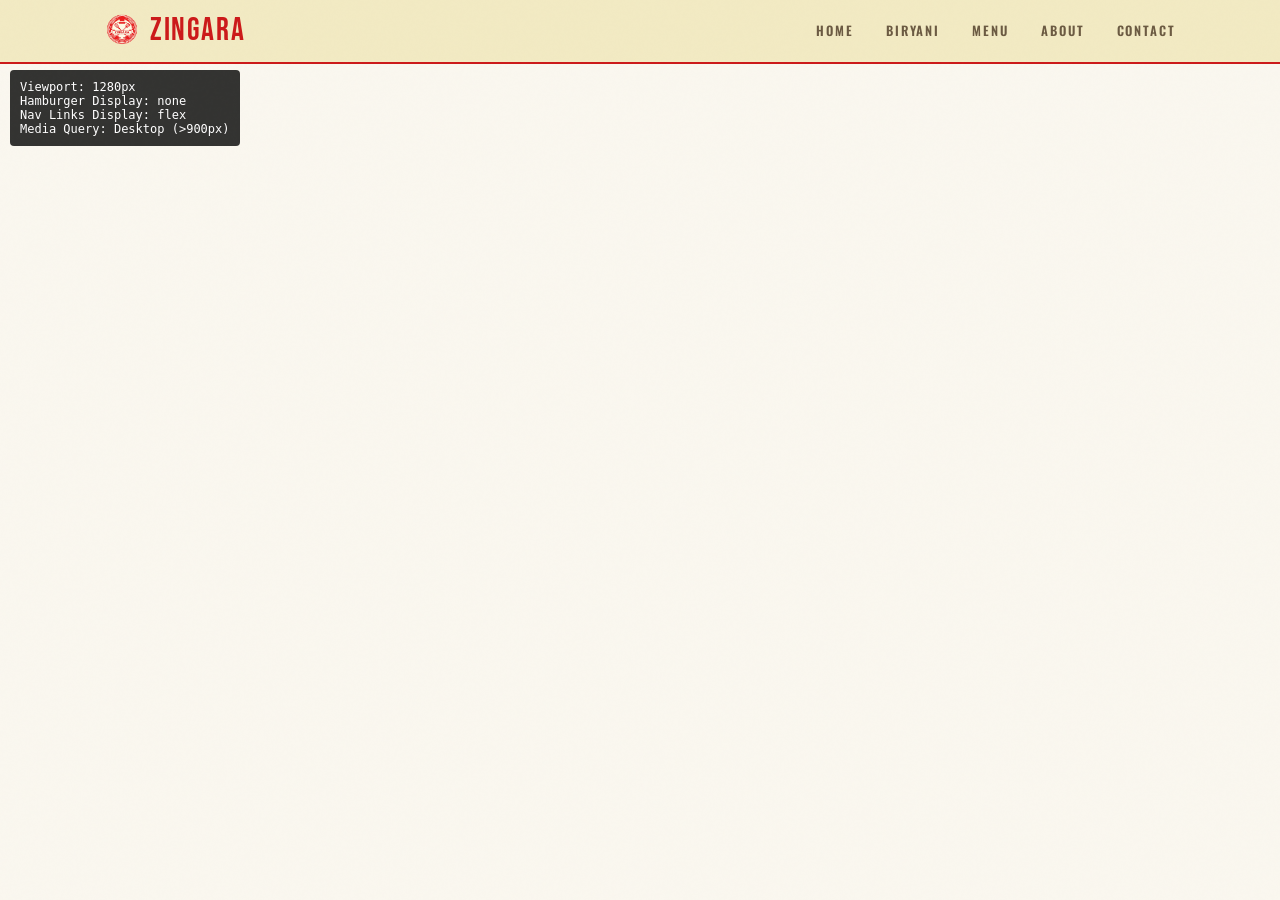
<file: test-hamburger.html>
<!DOCTYPE html>
<html lang="en">
<head>
  <meta charset="UTF-8">
  <meta name="viewport" content="width=device-width, initial-scale=1.0">
  <title>Hamburger Menu Test</title>
  <link rel="stylesheet" href="css/style.css">
  <style>
    .debug-info {
      position: fixed;
      top: 70px;
      left: 10px;
      background: rgba(0,0,0,0.8);
      color: white;
      padding: 10px;
      font-family: monospace;
      font-size: 12px;
      z-index: 9999;
      border-radius: 4px;
    }
  </style>
</head>
<body>
  <div class="debug-info">
    <div>Viewport: <span id="viewport"></span></div>
    <div>Hamburger Display: <span id="hamburger-display"></span></div>
    <div>Nav Links Display: <span id="navlinks-display"></span></div>
    <div>Media Query: <span id="media-query"></span></div>
  </div>

  <nav id="navbar"></nav>
  <div class="nav-overlay" id="navOverlay"></div>
  <div class="mobile-nav" id="mobileNav"></div>

  <script src="js/components.js"></script>
  <script src="js/main.js"></script>
  
  <script>
    function updateDebugInfo() {
      const hamburger = document.getElementById('hamburger');
      const navLinks = document.querySelector('.nav-links');
      
      document.getElementById('viewport').textContent = window.innerWidth + 'px';
      document.getElementById('hamburger-display').textContent = window.getComputedStyle(hamburger).display;
      document.getElementById('navlinks-display').textContent = window.getComputedStyle(navLinks).display;
      
      if (window.innerWidth <= 640) {
        document.getElementById('media-query').textContent = 'Mobile (≤640px)';
      } else if (window.innerWidth <= 900) {
        document.getElementById('media-query').textContent = 'Tablet (≤900px)';
      } else {
        document.getElementById('media-query').textContent = 'Desktop (>900px)';
      }
    }

    window.addEventListener('load', updateDebugInfo);
    window.addEventListener('resize', updateDebugInfo);
    
    // Update every second
    setInterval(updateDebugInfo, 1000);
  </script>
</body>
</html>
</file>
<file: css/style.css>
/* ============================================================
   ZINGARA RESTAURANT — GLOBAL STYLESHEET
   Design System: Bold Street / High-Energy / Food-First
   ============================================================ */

/* ── GOOGLE FONTS ── */
@import url('https://fonts.googleapis.com/css2?family=Bebas+Neue&family=Oswald:wght@300;400;600;700&family=Barlow+Condensed:wght@300;400;500;600&display=swap');

/* ── DESIGN TOKENS ── */
:root {
  --red: #CC1A1A;
  --red-hover: #A01010;
  --red-deep: #7A0A0A;
  --cream: #F2EAC2;
  --cream-dim: #D4C898;
  --black: #111111;
  --off-white: #FAF7EF;
  --warm-surf: #F5F0DC;
  --text-dark: #1C1C1C;
  --text-muted: #6B5A42;
  --border-cream: rgba(242, 234, 194, 0.2);
}

/* ── RESET ── */
*,
*::before,
*::after {
  margin: 0;
  padding: 0;
  box-sizing: border-box;
}

html {
  scroll-behavior: smooth;
}

img {
  display: block;
  width: 100%;
  height: 100%;
  object-fit: cover;
}

a {
  text-decoration: none;
  color: inherit;
}

ul {
  list-style: none;
}

button {
  cursor: pointer;
  border: none;
  background: none;
}

body {
  font-family: 'Barlow Condensed', sans-serif;
  background: var(--off-white);
  color: var(--text-dark);
  overflow-x: hidden;
}

/* ── NOISE TEXTURE OVERLAY ── */
body::after {
  content: '';
  position: fixed;
  inset: 0;
  background-image: url("data:image/svg+xml,%3Csvg viewBox='0 0 256 256' xmlns='http://www.w3.org/2000/svg'%3E%3Cfilter id='n'%3E%3CfeTurbulence type='fractalNoise' baseFrequency='0.9' numOctaves='4' stitchTiles='stitch'/%3E%3C/filter%3E%3Crect width='100%25' height='100%25' filter='url(%23n)' opacity='0.04'/%3E%3C/svg%3E");
  pointer-events: none;
  z-index: 9999;
  opacity: 0.35;
}

/* â”€â”€ PAGE HERO BACKGROUNDS (STATIC) â”€â”€ */
.page-hero-bg {
  position: absolute;
  inset: 0;
  z-index: 0;
  background-size: cover;
  background-position: center;
  pointer-events: none;
  transform: scale(1.02);
}

.page-hero-scrim {
  position: absolute;
  inset: 0;
  z-index: 1;
  pointer-events: none;
}

.page-hero-scrim--light {
  background: linear-gradient(180deg,
      rgba(242, 234, 194, 0.92) 0%,
      rgba(242, 234, 194, 0.70) 45%,
      rgba(242, 234, 194, 0.90) 100%);
}

/* ============================================================
   TYPOGRAPHY UTILITIES
   ============================================================ */
.font-display {
  font-family: 'Bebas Neue', sans-serif;
  font-weight: 400;
  text-transform: uppercase;
  letter-spacing: 0.04em;
}

.font-ui {
  font-family: 'Oswald', sans-serif;
  text-transform: uppercase;
}

.font-body {
  font-family: 'Barlow Condensed', sans-serif;
}

/* ============================================================
   LAYOUT UTILITIES
   ============================================================ */
.container {
  max-width: 1200px;
  margin: 0 auto;
  padding: 0 5vw;
}

.section {
  padding: 80px 5vw;
}

.section-sm {
  padding: 60px 5vw;
}

/* ============================================================
   SECTION LABEL BADGE
   ============================================================ */
.section-badge {
  display: inline-flex;
  align-items: center;
  gap: 8px;
  background: var(--red);
  color: var(--cream);
  font-family: 'Oswald', sans-serif;
  font-weight: 600;
  font-style: italic;
  font-size: 0.65rem;
  letter-spacing: 0.25em;
  text-transform: uppercase;
  padding: 6px 16px;
  border-radius: 0;
  margin-bottom: 24px;
}

.section-badge::before {
  content: '';
  width: 6px;
  height: 6px;
  border-radius: 50%;
  background: var(--red);
  flex-shrink: 0;
}

/* ============================================================
   BUTTONS
   ============================================================ */
.btn {
  display: inline-flex;
  align-items: center;
  justify-content: center;
  gap: 8px;
  font-family: 'Oswald', sans-serif;
  font-weight: 700;
  font-size: 0.85rem;
  letter-spacing: 0.18em;
  text-transform: uppercase;
  padding: 14px 36px;
  border-radius: 3px;
  transition: all 0.2s ease;
  cursor: pointer;
  white-space: nowrap;
}

.btn-primary {
  background: var(--red);
  color: var(--cream);
}

.btn-primary:hover {
  background: var(--red-hover);
  transform: translateY(-1px);
}

.btn-primary:active {
  background: var(--red-deep);
  transform: translateY(0);
}

.btn-outline-cream {
  background: transparent;
  color: var(--cream);
  border: 2px solid var(--cream);
}

.btn-outline-cream:hover {
  background: rgba(242, 234, 194, 0.12);
}

.btn-outline-red {
  background: transparent;
  color: var(--red);
  border: 2px solid var(--red);
}

.btn-outline-red:hover {
  background: var(--red);
  color: var(--cream);
}

.btn-black {
  background: var(--black);
  color: var(--cream);
}

.btn-black:hover {
  background: #222;
}

/* ============================================================
   NAVBAR
   ============================================================ */
#navbar {
  position: fixed;
  top: 0;
  left: 0;
  right: 0;
  z-index: 1000;
  background: rgba(242, 234, 194, 0.97);
  backdrop-filter: blur(12px);
  border-bottom: 2px solid var(--red);
  height: 64px;
  transition: height 0.3s ease, border-width 0.3s ease;
}

#navbar.scrolled {
  height: 52px;
  border-bottom-width: 1px;
}

.nav-inner {
  max-width: 1200px;
  margin: 0 auto;
  padding: 0 5vw;
  height: 100%;
  display: flex;
  align-items: center;
  justify-content: space-between;
}

.nav-logo {
  font-family: 'Bebas Neue', sans-serif;
  font-size: 2rem;
  color: var(--red);
  letter-spacing: 0.05em;
  display: flex;
  align-items: center;
  gap: 10px;
  line-height: 1;
}

.nav-logo-img {
  height: 36px;
  width: auto;
  display: block;
  flex-shrink: 0;
  object-fit: contain;
  /* Uncomment if logo needs inverting on dark navbar: */
  /* filter: brightness(0) invert(1); */
}

.nav-links {
  display: flex;
  align-items: center;
  gap: 32px;
}

.nav-links a {
  font-family: 'Oswald', sans-serif;
  font-weight: 600;
  font-size: 0.8rem;
  letter-spacing: 0.15em;
  text-transform: uppercase;
  color: var(--text-muted);
  position: relative;
  padding-bottom: 2px;
  transition: color 0.2s;
}

.nav-links a::after {
  content: '';
  position: absolute;
  bottom: 0;
  left: 0;
  width: 0;
  height: 2px;
  background: var(--red);
  transition: width 0.25s ease;
}

.nav-links a.active {
  color: var(--text-dark);
}

.nav-links a.active::after {
  width: 100%;
}

.nav-links a:hover {
  color: var(--text-dark);
}

.nav-links a:hover::after {
  width: 100%;
}

.hamburger {
  display: none;
  flex-direction: column;
  gap: 5px;
  padding: 8px;
  cursor: pointer;
  z-index: 1002;
  background: rgba(242, 234, 194, 0.1);
  border-radius: 4px;
  border: 1px solid rgba(204, 26, 26, 0.3);
}

/* Home hero: keep extra CTA mobile-only */
.hero-cta-order {
  display: none;
}

.hamburger span {
  display: block;
  width: 24px;
  height: 3px;
  background: var(--red);
  border-radius: 2px;
  transition: all 0.3s ease;
  box-shadow: 0 1px 2px rgba(0, 0, 0, 0.2);
}

.hamburger:hover {
  background: rgba(242, 234, 194, 0.2);
  border-color: var(--red);
}

.hamburger:hover span {
  background: var(--red-hover);
}

/* Mobile nav drawer */
.mobile-nav {
  display: none;
  position: fixed;
  top: 0;
  right: 0;
  bottom: 0;
  width: 280px;
  z-index: 1001;
  background: var(--red);
  padding: 80px 40px 40px;
  flex-direction: column;
  gap: 8px;
  transform: translateX(100%);
  transition: transform 0.35s cubic-bezier(0.16, 1, 0.3, 1);
}

.mobile-nav.open {
  transform: translateX(0);
}

.mobile-nav a {
  font-family: 'Bebas Neue', sans-serif;
  font-size: 2rem;
  color: var(--cream);
  letter-spacing: 0.04em;
  padding: 8px 0;
  border-bottom: 1px solid rgba(242, 234, 194, 0.15);
}

.mobile-nav a.active {
  color: #fff;
}

.mobile-nav a.active::after {
  content: '';
  display: block;
  width: 48px;
  height: 2px;
  background: var(--cream);
  margin-top: 6px;
}

.mobile-nav a:last-child {
  border: none;
}

.mobile-nav-close {
  position: absolute;
  top: 20px;
  right: 20px;
  font-size: 1.5rem;
  color: var(--cream);
  background: none;
  border: none;
  cursor: pointer;
}

.nav-overlay {
  display: none;
  position: fixed;
  inset: 0;
  z-index: 1000;
  background: rgba(0, 0, 0, 0.5);
}

.nav-overlay.open {
  display: block;
}

/* ============================================================
   HERO SECTION
   ============================================================ */
.hero {
  position: relative;
  min-height: 100vh;
  display: flex;
  align-items: flex-end;
  padding-bottom: 80px;
  overflow: hidden;
  background: var(--black);
}

.hero-carousel {
  position: absolute;
  inset: 0;
  z-index: 0;
}

.hero-slide {
  position: absolute;
  inset: 0;
  opacity: 0;
  transition: opacity 1.2s ease;
  background: #1a0a0a;
  /* fallback */
}

.hero-slide.active {
  opacity: 1;
}

.hero-slide img {
  width: 100%;
  height: 100%;
  object-fit: cover;
  /* Lazy-load friendly sizing */
}

/* Gradient overlay: darkens left side for text legibility */
.hero-overlay {
  position: absolute;
  inset: 0;
  z-index: 1;
  background: linear-gradient(105deg,
      rgba(0, 0, 0, 0.80) 0%,
      rgba(0, 0, 0, 0.50) 50%,
      rgba(0, 0, 0, 0.10) 100%);
}

/* Dot grid atmospheric pattern */
.hero-pattern {
  position: absolute;
  inset: 0;
  z-index: 2;
  background-image: radial-gradient(circle, rgba(242, 234, 194, 0.07) 1px, transparent 1px);
  background-size: 28px 28px;
  pointer-events: none;
}

.hero-content {
  position: relative;
  z-index: 3;
  max-width: 1200px;
  margin: 0 auto;
  padding: 0 5vw;
  width: 100%;
}

.hero-badge {
  display: inline-flex;
  align-items: center;
  gap: 8px;
  background: var(--red);
  color: var(--cream);
  font-family: 'Oswald', sans-serif;
  font-weight: 600;
  font-size: 0.7rem;
  letter-spacing: 0.3em;
  text-transform: uppercase;
  padding: 7px 16px;
  border-radius: 2px;
  margin-bottom: 20px;
  opacity: 0;
  transform: translateY(40px);
  animation: heroReveal 0.9s cubic-bezier(0.16, 1, 0.3, 1) 0.2s forwards;
}

.hero h1 {
  font-family: 'Bebas Neue', sans-serif;
  font-size: clamp(4rem, 12vw, 10rem);
  color: var(--cream);
  line-height: 0.92;
  letter-spacing: 0.02em;
  text-transform: uppercase;
  opacity: 0;
  transform: translateY(40px);
  animation: heroReveal 0.9s cubic-bezier(0.16, 1, 0.3, 1) 0.32s forwards;
}

.hero h1 .accent {
  color: var(--red);
}

.hero-sub {
  font-family: 'Oswald', sans-serif;
  font-weight: 300;
  font-size: clamp(1rem, 2vw, 1.4rem);
  color: var(--cream-dim);
  letter-spacing: 0.1em;
  text-transform: uppercase;
  margin-top: 16px;
  max-width: 520px;
  opacity: 0;
  transform: translateY(40px);
  animation: heroReveal 0.9s cubic-bezier(0.16, 1, 0.3, 1) 0.44s forwards;
}

.hero-ctas {
  display: flex;
  flex-wrap: wrap;
  gap: 12px;
  margin-top: 36px;
  opacity: 0;
  transform: translateY(40px);
  animation: heroReveal 0.9s cubic-bezier(0.16, 1, 0.3, 1) 0.56s forwards;
}

/* Carousel dots */
.hero-dots {
  position: absolute;
  bottom: 28px;
  right: 5vw;
  z-index: 4;
  display: flex;
  gap: 8px;
}

.hero-dot {
  width: 8px;
  height: 8px;
  border-radius: 50%;
  background: rgba(242, 234, 194, 0.3);
  border: none;
  cursor: pointer;
  transition: background 0.3s, transform 0.3s;
}

.hero-dot.active {
  background: var(--cream);
  transform: scale(1.3);
}

@keyframes heroReveal {
  to {
    opacity: 1;
    transform: translateY(0);
  }
}

/* ============================================================
   TRUST BAR
   ============================================================ */
.trust-bar {
  background: var(--warm-surf);
  border-bottom: 2px solid var(--red);
  padding: 20px 5vw;
}

.trust-bar-inner {
  max-width: 1200px;
  margin: 0 auto;
  display: flex;
  align-items: center;
  justify-content: center;
  flex-wrap: wrap;
  gap: 40px;
}

.trust-item {
  display: flex;
  align-items: center;
  gap: 12px;
}

.trust-num {
  font-family: 'Bebas Neue', sans-serif;
  font-size: 2rem;
  color: var(--red);
  letter-spacing: 0.03em;
}

.trust-label {
  font-family: 'Barlow Condensed', sans-serif;
  font-weight: 300;
  font-size: 0.8rem;
  text-transform: uppercase;
  letter-spacing: 0.1em;
  color: var(--text-muted);
  line-height: 1.3;
}

.trust-divider {
  width: 1px;
  height: 40px;
  background: rgba(17, 17, 17, 0.15);
}

/* ============================================================
   STAR PRODUCT (FEATURED BIRYANI)
   ============================================================ */
.star-product {
  background: var(--red);
  padding: 80px 5vw;
  position: relative;
  overflow: hidden;
}

/* Large watermark background text */
.star-product::before {
  content: 'BIRYANI';
  position: absolute;
  top: 50%;
  left: 50%;
  transform: translate(-50%, -50%);
  font-family: 'Bebas Neue', sans-serif;
  font-size: clamp(8rem, 20vw, 18rem);
  color: rgba(242, 234, 194, 0.04);
  white-space: nowrap;
  pointer-events: none;
  letter-spacing: 0.05em;
}

.star-product-inner {
  max-width: 1200px;
  margin: 0 auto;
  display: grid;
  grid-template-columns: 1fr 1fr;
  gap: 60px;
  align-items: center;
  position: relative;
  z-index: 1;
}

.star-product-img {
  position: relative;
  border-radius: 4px;
  overflow: hidden;
  aspect-ratio: 4/3;
  box-shadow: 0 30px 80px rgba(0, 0, 0, 0.4);
}

.star-product-img .most-ordered-tag {
  position: absolute;
  top: 16px;
  left: 16px;
  z-index: 2;
  background: var(--cream);
  color: var(--red);
  font-family: 'Oswald', sans-serif;
  font-weight: 700;
  font-size: 0.7rem;
  letter-spacing: 0.2em;
  text-transform: uppercase;
  padding: 6px 14px;
  border-radius: 2px;
}

.star-product-text h2 {
  font-family: 'Bebas Neue', sans-serif;
  font-size: clamp(3rem, 8vw, 7rem);
  color: var(--cream);
  line-height: 0.92;
  letter-spacing: 0.02em;
}

.star-product-text .price {
  font-family: 'Bebas Neue', sans-serif;
  font-size: 3rem;
  color: var(--cream);
  margin: 16px 0 8px;
}

.star-product-text .desc {
  font-family: 'Barlow Condensed', sans-serif;
  font-weight: 300;
  font-size: 1rem;
  line-height: 1.7;
  letter-spacing: 0.06em;
  text-transform: uppercase;
  color: var(--cream-dim);
  margin-bottom: 32px;
}

.star-ctas {
  display: flex;
  gap: 12px;
  flex-wrap: wrap;
}

/* ============================================================
   BIRYANI GRID (CHOOSE YOUR BIRYANI)
   ============================================================ */
.biryani-grid-section {
  background: var(--off-white);
  padding: 80px 5vw;
}

.section-header {
  max-width: 1200px;
  margin: 0 auto 48px;
}

.section-header h2 {
  font-family: 'Bebas Neue', sans-serif;
  font-size: clamp(2.5rem, 6vw, 5rem);
  color: var(--text-dark);
  line-height: 1;
}

.section-header h2 .red {
  color: var(--red);
}

.biryani-grid {
  max-width: 1200px;
  margin: 0 auto;
  display: grid;
  grid-template-columns: repeat(4, 1fr);
  gap: 20px;
}

.biryani-card {
  background: #fff;
  border-radius: 4px;
  overflow: hidden;
  border-left: 4px solid var(--red);
  transition: transform 0.2s ease, box-shadow 0.2s ease;
}

.biryani-card:hover {
  transform: translateY(-4px);
  box-shadow: 0 12px 30px rgba(204, 26, 26, 0.15);
}

.biryani-card-img {
  aspect-ratio: 4/3;
  overflow: hidden;
  position: relative;
  background: var(--warm-surf);
}

.biryani-card-img img {
  transition: transform 0.4s ease;
}

.biryani-card:hover .biryani-card-img img {
  transform: scale(1.05);
}

.biryani-card-body {
  padding: 20px;
}

.biryani-card-name {
  font-family: 'Oswald', sans-serif;
  font-weight: 700;
  font-size: 1.1rem;
  text-transform: uppercase;
  color: var(--text-dark);
  margin-bottom: 6px;
}

.biryani-card-hook {
  font-family: 'Barlow Condensed', sans-serif;
  font-weight: 300;
  font-size: 0.85rem;
  text-transform: uppercase;
  letter-spacing: 0.06em;
  color: var(--text-muted);
  line-height: 1.5;
  margin-bottom: 16px;
}

.biryani-card-footer {
  display: flex;
  align-items: center;
  justify-content: space-between;
}

.price-badge {
  background: var(--red);
  color: var(--cream);
  font-family: 'Oswald', sans-serif;
  font-weight: 700;
  font-size: 0.9rem;
  padding: 4px 12px;
  border-radius: 3px;
}

.biryani-card-footer .btn {
  padding: 8px 16px;
  font-size: 0.75rem;
}

/* ============================================================
   WHY PEOPLE LOVE ZINGARA
   ============================================================ */
.why-love {
  background: var(--warm-surf);
  padding: 80px 5vw;
  position: relative;
  overflow: hidden;
}

.why-love::before {
  content: 'ZINGARA';
  position: absolute;
  bottom: -20px;
  right: -20px;
  font-family: 'Bebas Neue', sans-serif;
  font-size: clamp(8rem, 18vw, 16rem);
  color: rgba(204, 26, 26, 0.06);
  pointer-events: none;
  letter-spacing: 0.05em;
}

.why-love-inner {
  max-width: 1200px;
  margin: 0 auto;
  position: relative;
  z-index: 1;
}

.why-love h2 {
  font-family: 'Bebas Neue', sans-serif;
  font-size: clamp(2.5rem, 6vw, 5rem);
  color: var(--text-dark);
  margin-bottom: 48px;
}

.why-grid {
  display: grid;
  grid-template-columns: repeat(2, 1fr);
  gap: 2px;
}

.why-item {
  background: rgba(255, 255, 255, 0.55);
  border: 1px solid rgba(17, 17, 17, 0.07);
  padding: 36px 32px;
  transition: background 0.2s;
}

.why-item:hover {
  background: rgba(255, 255, 255, 0.85);
}

.why-num {
  font-family: 'Bebas Neue', sans-serif;
  font-size: 4rem;
  color: var(--red);
  line-height: 1;
  margin-bottom: 8px;
}

.why-title {
  font-family: 'Oswald', sans-serif;
  font-weight: 700;
  font-size: 1.2rem;
  text-transform: uppercase;
  color: var(--text-dark);
  margin-bottom: 8px;
}

.why-desc {
  font-family: 'Barlow Condensed', sans-serif;
  font-weight: 300;
  font-size: 0.9rem;
  line-height: 1.7;
  letter-spacing: 0.06em;
  color: var(--text-muted);
}

/* ============================================================
   WHAT YOU GET
   ============================================================ */
.what-you-get {
  background: var(--warm-surf);
  padding: 80px 5vw;
}

.what-you-get-inner {
  max-width: 1200px;
  margin: 0 auto;
}

.what-you-get h2 {
  font-family: 'Bebas Neue', sans-serif;
  font-size: clamp(2.5rem, 6vw, 5rem);
  color: var(--text-dark);
  margin-bottom: 48px;
}

.what-grid {
  display: grid;
  grid-template-columns: repeat(3, 1fr);
  gap: 20px;
}

.what-card {
  background: #fff;
  border-radius: 4px;
  overflow: hidden;
  border-top: 3px solid var(--red);
}

.what-card-img {
  aspect-ratio: 4/3;
  background: var(--warm-surf);
}

.what-card-label {
  padding: 16px 20px;
  font-family: 'Oswald', sans-serif;
  font-weight: 700;
  font-size: 1rem;
  text-transform: uppercase;
  color: var(--text-dark);
}

/* ============================================================
   QUICK MENU PREVIEW
   ============================================================ */
.menu-preview {
  background: var(--off-white);
  padding: 80px 5vw;
}

.menu-preview-inner {
  max-width: 1200px;
  margin: 0 auto;
}

.menu-preview h2 {
  font-family: 'Bebas Neue', sans-serif;
  font-size: clamp(2.5rem, 6vw, 5rem);
  color: var(--text-dark);
  margin-bottom: 12px;
}

.menu-tabs {
  display: flex;
  gap: 0;
  margin-bottom: 32px;
  border-bottom: 2px solid var(--red);
}

.menu-tab {
  font-family: 'Oswald', sans-serif;
  font-weight: 600;
  font-size: 0.85rem;
  letter-spacing: 0.15em;
  text-transform: uppercase;
  padding: 12px 24px;
  cursor: pointer;
  color: var(--text-muted);
  background: none;
  border: none;
  transition: all 0.2s;
  position: relative;
}

.menu-tab.active {
  color: var(--red);
}

.menu-tab.active::after {
  content: '';
  position: absolute;
  bottom: -2px;
  left: 0;
  right: 0;
  height: 2px;
  background: var(--red);
}

.menu-tab:hover {
  color: var(--text-dark);
}

.menu-panel {
  display: none;
}

.menu-panel.active {
  display: grid;
  grid-template-columns: repeat(2, 1fr);
  gap: 12px;
  animation: panelReveal 0.35s ease;
}

@keyframes panelReveal {
  from {
    opacity: 0;
    transform: translateY(12px);
  }

  to {
    opacity: 1;
    transform: translateY(0);
  }
}

.menu-item-row {
  display: flex;
  align-items: center;
  justify-content: space-between;
  background: #fff;
  padding: 16px 20px;
  border-left: 4px solid var(--red);
  border-radius: 4px;
  transition: transform 0.2s, box-shadow 0.2s;
}

.menu-item-row:hover {
  transform: translateY(-2px);
  box-shadow: 0 6px 20px rgba(204, 26, 26, 0.1);
}

.menu-item-name {
  font-family: 'Oswald', sans-serif;
  font-weight: 700;
  font-size: 0.95rem;
  text-transform: uppercase;
  color: var(--text-dark);
}

.menu-item-desc {
  font-family: 'Barlow Condensed', sans-serif;
  font-weight: 300;
  font-size: 0.8rem;
  text-transform: uppercase;
  letter-spacing: 0.06em;
  color: var(--text-muted);
  margin-top: 2px;
}

.menu-preview-cta {
  text-align: center;
  margin-top: 40px;
}

/* ============================================================
   LOCATION SECTION
   ============================================================ */
.location-section {
  background: var(--red);
  padding: 80px 5vw;
  position: relative;
  overflow: hidden;
}

.location-section::before {
  content: 'VISIT';
  position: absolute;
  bottom: -30px;
  left: -20px;
  font-family: 'Bebas Neue', sans-serif;
  font-size: clamp(10rem, 22vw, 20rem);
  color: rgba(242, 234, 194, 0.05);
  pointer-events: none;
}

.location-inner {
  max-width: 1200px;
  margin: 0 auto;
  display: grid;
  grid-template-columns: 1fr 1fr;
  gap: 60px;
  align-items: center;
  position: relative;
  z-index: 1;
}

.location-text h2 {
  font-family: 'Bebas Neue', sans-serif;
  font-size: clamp(3rem, 8vw, 7rem);
  color: var(--cream);
  line-height: 0.95;
  margin-bottom: 24px;
}

.location-detail {
  display: flex;
  align-items: flex-start;
  gap: 12px;
  margin-bottom: 16px;
}

.location-icon {
  font-size: 1.2rem;
  margin-top: 2px;
  flex-shrink: 0;
}

.location-info {
  font-family: 'Barlow Condensed', sans-serif;
  font-weight: 300;
  font-size: 0.95rem;
  text-transform: uppercase;
  letter-spacing: 0.08em;
  color: var(--cream-dim);
  line-height: 1.5;
}

.location-info strong {
  display: block;
  font-weight: 500;
  color: var(--cream);
}

.location-ctas {
  display: flex;
  gap: 12px;
  flex-wrap: wrap;
  margin-top: 32px;
}

.location-map {
  border-radius: 4px;
  overflow: hidden;
  box-shadow: 0 20px 60px rgba(0, 0, 0, 0.3);
  aspect-ratio: 4/3;
  background: rgba(0, 0, 0, 0.2);
  display: flex;
  align-items: center;
  justify-content: center;
}

/* ============================================================
   FINAL PUSH / CTA SECTION
   ============================================================ */
.final-push {
  background: var(--cream);
  padding: 80px 5vw;
  text-align: center;
}

.final-push h2 {
  font-family: 'Bebas Neue', sans-serif;
  font-size: clamp(3rem, 9vw, 8rem);
  color: var(--text-dark);
  line-height: 0.95;
  letter-spacing: 0.02em;
}

.final-push h2 span {
  color: var(--red);
}

.final-push p {
  font-family: 'Oswald', sans-serif;
  font-weight: 300;
  font-size: 1rem;
  letter-spacing: 0.15em;
  text-transform: uppercase;
  color: var(--text-muted);
  margin: 16px 0 36px;
}

.final-ctas {
  display: flex;
  justify-content: center;
  gap: 16px;
  flex-wrap: wrap;
}

/* ============================================================
   FOOTER
   ============================================================ */
footer {
  background: var(--warm-surf);
  border-top: 3px solid var(--red);
  padding: 60px 5vw 32px;
}

.footer-inner {
  max-width: 1200px;
  margin: 0 auto;
}

.footer-top {
  display: grid;
  grid-template-columns: 2fr 1fr 1fr;
  gap: 48px;
  padding-bottom: 48px;
  border-bottom: 1px solid rgba(17, 17, 17, 0.1);
}



.footer-brand-link {
  display: flex;
  align-items: center;
  gap: 16px;
  margin-bottom: 16px;
  text-decoration: none;
}

.footer-logo {
  height: 44px;
  width: auto;
  display: block;
  /* Uncomment below if logo has light background on dark footer */
  /* filter: brightness(0) invert(1); */
}

.footer-brand-name {
  font-family: 'Bebas Neue', sans-serif;
  font-size: 3.5rem;
  color: var(--red);
  letter-spacing: 0.05em;
  line-height: 1;
}

.footer-tagline {
  font-family: 'Barlow Condensed', sans-serif;
  font-weight: 300;
  font-size: 0.85rem;
  text-transform: uppercase;
  letter-spacing: 0.1em;
  color: var(--text-muted);
  margin-top: 8px;
  line-height: 1.6;
}

.footer-col h4 {
  font-family: 'Oswald', sans-serif;
  font-weight: 700;
  font-size: 0.75rem;
  letter-spacing: 0.2em;
  text-transform: uppercase;
  color: var(--red);
  margin-bottom: 16px;
}

.footer-col a,
.footer-col p {
  display: block;
  font-family: 'Barlow Condensed', sans-serif;
  font-weight: 300;
  font-size: 0.85rem;
  text-transform: uppercase;
  letter-spacing: 0.08em;
  color: var(--text-muted);
  margin-bottom: 8px;
  line-height: 1.5;
  transition: color 0.2s;
}

.footer-col a:hover {
  color: var(--text-dark);
}

.footer-bottom {
  display: flex;
  align-items: center;
  justify-content: space-between;
  padding-top: 24px;
  flex-wrap: wrap;
  gap: 12px;
}

.footer-copy {
  font-family: 'Barlow Condensed', sans-serif;
  font-weight: 300;
  font-size: 0.75rem;
  letter-spacing: 0.1em;
  text-transform: uppercase;
  color: rgba(17, 17, 17, 0.4);
}

.footer-gst {
  font-family: 'Barlow Condensed', sans-serif;
  font-weight: 300;
  font-size: 0.75rem;
  letter-spacing: 0.08em;
  text-transform: uppercase;
  color: rgba(17, 17, 17, 0.35);
}

/* ============================================================
   STICKY MOBILE CTA
   ============================================================ */
.sticky-call {
  display: none;
  position: fixed;
  bottom: 0;
  left: 0;
  right: 0;
  z-index: 998;
  background: var(--red);
  color: var(--cream);
  font-family: 'Oswald', sans-serif;
  font-weight: 700;
  font-size: 0.9rem;
  letter-spacing: 0.15em;
  text-transform: uppercase;
  padding: 16px;
  text-align: center;
  border-top: 2px solid var(--cream);
  text-decoration: none;
}

/* ============================================================
   FLOATING BUTTONS
   ============================================================ */
.floating-btns {
  position: fixed;
  right: 20px;
  bottom: 80px;
  z-index: 997;
  display: flex;
  flex-direction: column;
  gap: 12px;
}

.floating-btn {
  width: 52px;
  height: 52px;
  border-radius: 50%;
  display: flex;
  align-items: center;
  justify-content: center;
  font-size: 1.3rem;
  text-decoration: none;
  box-shadow: 0 4px 16px rgba(0, 0, 0, 0.3);
  transition: transform 0.2s;
}

.floating-btn:hover {
  transform: scale(1.1);
}

.floating-call {
  background: var(--red);
}

/* ============================================================
   PAGE-SPECIFIC: BIRYANI PAGE
   ============================================================ */
.page-title {
  font-family: 'Bebas Neue', sans-serif;
  font-size: clamp(4rem, 12vw, 10rem);
  color: var(--cream);
  line-height: 0.9;
}

.page-title .red {
  color: var(--red);
}

.page-subtitle {
  font-family: 'Oswald', sans-serif;
  font-weight: 300;
  font-size: 1rem;
  letter-spacing: 0.15em;
  text-transform: uppercase;
  color: var(--cream-dim);
  margin-top: 12px;
}

.biryani-full-grid {
  max-width: 1200px;
  margin: 0 auto;
  display: grid;
  grid-template-columns: repeat(3, 1fr);
  gap: 24px;
  padding: 60px 5vw;
}

.biryani-full-card {
  background: #fff;
  border-radius: 4px;
  overflow: hidden;
  border-left: 4px solid var(--red);
  box-shadow: 0 2px 12px rgba(0, 0, 0, 0.06);
  transition: transform 0.2s, box-shadow 0.2s;
}

.biryani-full-card:hover {
  transform: translateY(-4px);
  box-shadow: 0 16px 40px rgba(204, 26, 26, 0.15);
}

.biryani-full-img {
  aspect-ratio: 4/3;
  background: var(--warm-surf);
  position: relative;
}

.biryani-tag {
  position: absolute;
  top: 12px;
  right: 12px;
  background: var(--red-deep);
  color: var(--cream);
  font-family: 'Oswald', sans-serif;
  font-weight: 600;
  font-size: 0.6rem;
  letter-spacing: 0.2em;
  text-transform: uppercase;
  padding: 4px 10px;
  border-radius: 2px;
}

.biryani-tag.bestseller {
  background: var(--red);
}

.biryani-tag.chef {
  background: #1a4a1a;
}

.biryani-full-body {
  padding: 24px;
}

.biryani-full-name {
  font-family: 'Oswald', sans-serif;
  font-weight: 700;
  font-size: 1.2rem;
  text-transform: uppercase;
  color: var(--text-dark);
  margin-bottom: 8px;
}

.biryani-full-desc {
  font-family: 'Barlow Condensed', sans-serif;
  font-weight: 300;
  font-size: 0.85rem;
  line-height: 1.6;
  text-transform: uppercase;
  letter-spacing: 0.06em;
  color: var(--text-muted);
  margin-bottom: 20px;
}

.biryani-full-footer {
  display: flex;
  align-items: center;
  justify-content: space-between;
}

.why-special {
  background: var(--red);
  padding: 60px 5vw;
}

.why-special-inner {
  max-width: 1200px;
  margin: 0 auto;
}

.why-special h2 {
  font-family: 'Bebas Neue', sans-serif;
  font-size: clamp(2.5rem, 6vw, 5rem);
  color: var(--cream);
  margin-bottom: 36px;
}

.why-special-grid {
  display: grid;
  grid-template-columns: repeat(3, 1fr);
  gap: 24px;
}

.why-special-item {
  padding: 24px;
  background: rgba(255, 255, 255, 0.07);
  border: 1px solid rgba(242, 234, 194, 0.15);
  border-radius: 3px;
}

.why-special-icon {
  font-size: 2rem;
  margin-bottom: 12px;
}

.why-special-title {
  font-family: 'Oswald', sans-serif;
  font-weight: 700;
  font-size: 1rem;
  text-transform: uppercase;
  color: var(--cream);
  margin-bottom: 6px;
}

.why-special-text {
  font-family: 'Barlow Condensed', sans-serif;
  font-weight: 300;
  font-size: 0.85rem;
  line-height: 1.6;
  text-transform: uppercase;
  letter-spacing: 0.06em;
  color: var(--cream-dim);
}

/* ============================================================
   PAGE-SPECIFIC: ABOUT PAGE
   ============================================================ */
.about-hero {
  background: var(--cream);
  padding: 140px 5vw 80px;
  position: relative;
  overflow: hidden;
}

.about-hero::before {
  content: 'ABOUT';
  position: absolute;
  bottom: -30px;
  right: -20px;
  font-family: 'Bebas Neue', sans-serif;
  font-size: clamp(8rem, 20vw, 18rem);
  color: rgba(204, 26, 26, 0.07);
  pointer-events: none;
}

.about-hero-inner {
  max-width: 1200px;
  margin: 0 auto;
  position: relative;
  z-index: 3;
}

.about-hero h1 {
  font-family: 'Bebas Neue', sans-serif;
  font-size: clamp(4rem, 10vw, 9rem);
  color: var(--text-dark);
  line-height: 0.9;
}

.about-hero h1 span {
  color: var(--red);
}

.about-hero-sub {
  font-family: 'Oswald', sans-serif;
  font-weight: 300;
  font-size: 1.1rem;
  letter-spacing: 0.1em;
  text-transform: uppercase;
  color: var(--text-muted);
  margin-top: 20px;
  max-width: 580px;
  line-height: 1.7;
}

.about-story {
  padding: 80px 5vw;
  background: var(--off-white);
}

.about-story-inner {
  max-width: 1200px;
  margin: 0 auto;
  display: grid;
  grid-template-columns: 1fr 1fr;
  gap: 60px;
  align-items: center;
}

.about-story-text h2 {
  font-family: 'Bebas Neue', sans-serif;
  font-size: clamp(2.5rem, 6vw, 5rem);
  color: var(--text-dark);
  margin-bottom: 24px;
}

.about-story-text h2 span {
  color: var(--red);
}

.about-story-text p {
  font-family: 'Barlow Condensed', sans-serif;
  font-weight: 400;
  font-size: 1rem;
  line-height: 1.8;
  color: var(--text-muted);
  margin-bottom: 16px;
}

.about-img {
  aspect-ratio: 4/3;
  border-radius: 4px;
  overflow: hidden;
  background: var(--warm-surf);
}

.about-values {
  background: var(--red);
  padding: 80px 5vw;
}

.about-values-inner {
  max-width: 1200px;
  margin: 0 auto;
}

.about-values h2 {
  font-family: 'Bebas Neue', sans-serif;
  font-size: clamp(2.5rem, 6vw, 5rem);
  color: var(--cream);
  margin-bottom: 40px;
}

.values-grid {
  display: grid;
  grid-template-columns: repeat(3, 1fr);
  gap: 24px;
}

.value-item {
  padding: 28px;
  border: 1px solid rgba(242, 234, 194, 0.2);
  background: rgba(255, 255, 255, 0.06);
  border-radius: 3px;
}

.value-icon {
  font-size: 2.5rem;
  margin-bottom: 16px;
}

.value-title {
  font-family: 'Oswald', sans-serif;
  font-weight: 700;
  font-size: 1.1rem;
  text-transform: uppercase;
  color: var(--cream);
  margin-bottom: 8px;
}

.value-text {
  font-family: 'Barlow Condensed', sans-serif;
  font-weight: 300;
  font-size: 0.85rem;
  line-height: 1.7;
  letter-spacing: 0.06em;
  color: var(--cream-dim);
}

/* ============================================================
   PAGE-SPECIFIC: CONTACT PAGE
   ============================================================ */
.contact-hero {
  background: var(--red);
  padding: 140px 5vw 80px;
}

.contact-hero-inner {
  max-width: 1200px;
  margin: 0 auto;
}

.contact-hero h1 {
  font-family: 'Bebas Neue', sans-serif;
  font-size: clamp(4rem, 10vw, 9rem);
  color: var(--cream);
  line-height: 0.9;
}

.contact-hero-sub {
  font-family: 'Oswald', sans-serif;
  font-weight: 300;
  font-size: 1rem;
  letter-spacing: 0.15em;
  text-transform: uppercase;
  color: var(--cream-dim);
  margin-top: 16px;
}

.contact-body {
  padding: 80px 5vw;
  background: var(--off-white);
}

.contact-body-inner {
  max-width: 1200px;
  margin: 0 auto;
  display: grid;
  grid-template-columns: 1fr 1fr;
  gap: 60px;
}

.contact-details h2 {
  font-family: 'Bebas Neue', sans-serif;
  font-size: clamp(2rem, 5vw, 4rem);
  color: var(--text-dark);
  margin-bottom: 32px;
}

.contact-item {
  display: flex;
  align-items: flex-start;
  gap: 16px;
  margin-bottom: 28px;
}

.contact-item-icon {
  width: 48px;
  height: 48px;
  border-radius: 4px;
  background: var(--red);
  color: var(--cream);
  display: flex;
  align-items: center;
  justify-content: center;
  font-size: 1.2rem;
  flex-shrink: 0;
}



.contact-item-label {
  font-family: 'Oswald', sans-serif;
  font-weight: 600;
  font-size: 0.65rem;
  letter-spacing: 0.25em;
  text-transform: uppercase;
  color: var(--red);
  margin-bottom: 4px;
}

.contact-item-value {
  font-family: 'Barlow Condensed', sans-serif;
  font-weight: 400;
  font-size: 1rem;
  text-transform: uppercase;
  letter-spacing: 0.06em;
  color: var(--text-dark);
  line-height: 1.5;
}

.contact-item-value a {
  color: var(--text-dark);
  transition: color 0.2s;
}

.contact-item-value a:hover {
  color: var(--red);
}

.call-now-big {
  display: block;
  background: var(--red);
  color: var(--cream);
  font-family: 'Bebas Neue', sans-serif;
  font-size: 2.5rem;
  letter-spacing: 0.04em;
  text-transform: uppercase;
  padding: 24px 36px;
  border-radius: 4px;
  text-align: center;
  margin-top: 32px;
  transition: background 0.2s, transform 0.2s;
  box-shadow: 0 8px 30px rgba(204, 26, 26, 0.3);
}

.call-now-big:hover {
  background: var(--red-hover);
  transform: translateY(-2px);
}

.contact-map-col h2 {
  font-family: 'Bebas Neue', sans-serif;
  font-size: clamp(2rem, 5vw, 4rem);
  color: var(--text-dark);
  margin-bottom: 24px;
}

.map-embed {
  border-radius: 4px;
  overflow: hidden;
  border: 4px solid var(--red);
  height: 300px;
  background: var(--warm-surf);
}

.map-embed iframe {
  width: 100%;
  height: 100%;
  border: none;
}

.hours-grid {
  display: grid;
  grid-template-columns: 1fr 1fr;
  gap: 12px;
  margin-top: 24px;
}

.hour-item {
  background: #fff;
  padding: 16px;
  border-left: 4px solid var(--red);
  border-radius: 3px;
}

.hour-day {
  font-family: 'Oswald', sans-serif;
  font-weight: 700;
  font-size: 0.75rem;
  text-transform: uppercase;
  letter-spacing: 0.15em;
  color: var(--text-muted);
  margin-bottom: 4px;
}

.hour-time {
  font-family: 'Bebas Neue', sans-serif;
  font-size: 1.4rem;
  color: var(--text-dark);
}

/* ============================================================
   RESPONSIVE — TABLET
   ============================================================ */
@media (max-width:900px) {
  .biryani-grid {
    grid-template-columns: repeat(2, 1fr);
  }

  .why-grid {
    grid-template-columns: 1fr;
  }

  .what-grid {
    grid-template-columns: 1fr 1fr;
  }

  .star-product-inner {
    grid-template-columns: 1fr;
  }

  .location-inner {
    grid-template-columns: 1fr;
  }

  .biryani-full-grid {
    grid-template-columns: 1fr 1fr;
  }

  .why-special-grid {
    grid-template-columns: 1fr;
  }

  .footer-top {
    grid-template-columns: 1fr 1fr;
  }

  .about-story-inner {
    grid-template-columns: 1fr;
  }

  .values-grid {
    grid-template-columns: 1fr 1fr;
  }

  .contact-body-inner {
    grid-template-columns: 1fr;
  }

  .menu-panel.active {
    grid-template-columns: 1fr;
  }
}

/* ============================================================
   RESPONSIVE — MOBILE
   ============================================================ */
@media (max-width:640px) {

  .section,
  .section-sm {
    padding: 60px 5vw;
  }

  .biryani-grid {
    grid-template-columns: 1fr;
  }

  .what-grid {
    grid-template-columns: 1fr;
  }

  .biryani-full-grid {
    grid-template-columns: 1fr;
  }

  .values-grid {
    grid-template-columns: 1fr;
  }

  .footer-top {
    grid-template-columns: 1fr;
  }

  .hero-ctas .btn {
    width: 100%;
  }

  .trust-bar-inner {
    gap: 12px;
  }

  .trust-divider {
    display: none;
  }

  .trust-item {
    flex: 1 1 0;
    min-width: 0;
    flex-direction: column;
    align-items: center;
    text-align: center;
    gap: 4px;
  }

  .trust-num {
    font-size: 1.5rem;
  }

  .nav-links {
    display: none;
  }

  .nav-logo {
    font-size: 1.6rem;
  }

  .nav-logo-img {
    height: 30px;
  }

  .hamburger {
    display: flex;
  }

  .floating-btns {
    bottom: 80px;
  }

  .sticky-call {
    display: none;
  }

  .mobile-nav {
    display: flex;
  }

  .star-ctas {
    flex-direction: column;
  }

  .hours-grid {
    grid-template-columns: 1fr;
  }

  .menu-tabs {
    flex-wrap: wrap;
  }

  .hero-cta-call,
  .hero-cta-swiggy,
  .hero-cta-zomato {
    display: none;
  }

  .hero-cta-order,
  .hero-cta-visit {
    display: inline-flex;
  }
}

/* ============================================================
   PRINT — NEVER PRINT THE STICKY BAR
   ============================================================ */
@media print {

  .sticky-call,
  .floating-btns,
  #navbar {
    display: none !important;
  }
}

/* ============================================================
   VEG / NON-VEG INDICATORS (FSSAI-style, CSS-only, palette-matched)
   Veg  → warm sage-olive #7A8C4A  (earthy, not neon)
   Non-veg → --red #CC1A1A         (already in design system)
   ============================================================ */
.veg-dot,
.nonveg-dot {
  display: inline-flex;
  align-items: center;
  justify-content: center;
  width: 14px;
  height: 14px;
  border-radius: 2px;
  flex-shrink: 0;
  vertical-align: middle;
}

.veg-dot {
  border: 1.5px solid #7A8C4A;
}

.nonveg-dot {
  border: 1.5px solid var(--red);
}

.veg-dot::after {
  content: '';
  width: 6px;
  height: 6px;
  border-radius: 50%;
  background: #7A8C4A;
}

.nonveg-dot::after {
  content: '';
  width: 6px;
  height: 6px;
  border-radius: 50%;
  background: var(--red);
}

/* Variant for dark backgrounds (combos, hero sections) */
.veg-dot--light {
  border-color: #A8C07A;
}

.veg-dot--light::after {
  background: #A8C07A;
}

.nonveg-dot--light {
  border-color: var(--cream);
}

.nonveg-dot--light::after {
  background: var(--cream);
}

/* ============================================================
   MENU PAGE — HEADER
   ============================================================ */
.menu-page-header {
  background: var(--warm-surf);
  padding: 140px 5vw 64px;
  position: relative;
  overflow: hidden;
}

.menu-page-header::before {
  content: 'MENU';
  position: absolute;
  bottom: -40px;
  right: -20px;
  font-family: 'Bebas Neue', sans-serif;
  font-size: clamp(8rem, 20vw, 18rem);
  color: rgba(204, 26, 26, 0.07);
  pointer-events: none;
  letter-spacing: 0.05em;
}

.menu-page-header-inner {
  max-width: 1200px;
  margin: 0 auto;
  position: relative;
  z-index: 3;
}

.menu-page-header h1 {
  font-family: 'Bebas Neue', sans-serif;
  font-size: clamp(4rem, 12vw, 9rem);
  color: var(--text-dark);
  line-height: 0.92;
  letter-spacing: 0.02em;
}

.menu-page-header p {
  font-family: 'Oswald', sans-serif;
  font-weight: 300;
  font-size: 0.9rem;
  letter-spacing: 0.18em;
  text-transform: uppercase;
  color: var(--text-muted);
  margin-top: 14px;
  max-width: 520px;
}

/* ============================================================
   MENU PAGE — CATEGORY SECTION WRAPPER
   ============================================================ */
.menu-section {
  padding: 64px 5vw;
}

.menu-section-inner {
  max-width: 1200px;
  margin: 0 auto;
}

.menu-section-title {
  font-family: 'Bebas Neue', sans-serif;
  font-size: clamp(2rem, 5vw, 4rem);
  color: var(--text-dark);
  line-height: 1;
  margin-bottom: 36px;
}

.menu-section-title .red {
  color: var(--red);
}

/* ============================================================
   MENU CARD GRID
   ============================================================ */
.menu-cards-grid {
  display: grid;
  grid-template-columns: repeat(3, 1fr);
  gap: 20px;
}

.menu-card {
  background: #fff;
  border-radius: 4px;
  overflow: hidden;
  border-top: 3px solid var(--red);
  transition: transform 0.2s ease, box-shadow 0.2s ease;
}

.menu-card:hover {
  transform: translateY(-4px);
  box-shadow: 0 12px 30px rgba(204, 26, 26, 0.12);
}

/* Image slot */
.menu-card-img {
  aspect-ratio: 4/3;
  position: relative;
  overflow: hidden;
  background: var(--warm-surf);
}

/* Branded placeholder for cards with no image — looks intentional, not broken */
/* Empty image slot — hide it so no blank rectangle appears */
.menu-card-img:empty {
  display: none;
}

.menu-card-img img {
  width: 100%;
  height: 100%;
  object-fit: cover;
  transition: transform 0.4s ease;
  /* No filter — images are shown at full original colour */
  filter: none;
}

.menu-card:hover .menu-card-img img {
  transform: scale(1.05);
  filter: none;
  /* explicitly prevent any browser default darkening */
}

.menu-card-body {
  padding: 20px;
}

.menu-card-name-row {
  display: flex;
  align-items: center;
  gap: 8px;
  margin-bottom: 6px;
}

.menu-card-name {
  font-family: 'Oswald', sans-serif;
  font-weight: 700;
  font-size: 1rem;
  text-transform: uppercase;
  color: var(--text-dark);
  line-height: 1.2;
  flex: 1;
}

.menu-card-desc {
  font-family: 'Barlow Condensed', sans-serif;
  font-weight: 300;
  font-size: 0.82rem;
  text-transform: uppercase;
  letter-spacing: 0.06em;
  color: var(--text-muted);
  line-height: 1.5;
  margin-bottom: 16px;
}

.menu-card-footer {
  display: flex;
  align-items: center;
  justify-content: flex-start;
}

/* Sub-category label that spans full width inside the grid (Chinese) */
.menu-subcat-header {
  grid-column: 1 / -1;
  font-family: 'Oswald', sans-serif;
  font-weight: 600;
  font-size: 0.65rem;
  letter-spacing: 0.25em;
  text-transform: uppercase;
  color: var(--text-muted);
  padding: 3px 0 3px 10px;
  border-left: 3px solid var(--red);
  margin-top: 8px;
}

/* ============================================================
   MENU LIST ROWS (Breads & Rice, Sweets, Beverages)
   ============================================================ */
.menu-list-grid {
  display: grid;
  grid-template-columns: repeat(2, 1fr);
  gap: 10px;
}

.menu-list-row {
  display: flex;
  align-items: center;
  justify-content: space-between;
  background: #fff;
  padding: 14px 18px;
  border-left: 4px solid var(--red);
  border-radius: 4px;
  transition: transform 0.15s, box-shadow 0.15s;
}

.menu-list-row:hover {
  transform: translateY(-2px);
  box-shadow: 0 6px 18px rgba(204, 26, 26, 0.09);
}

.menu-list-name-row {
  display: flex;
  align-items: center;
  gap: 8px;
}

.menu-list-name {
  font-family: 'Oswald', sans-serif;
  font-weight: 700;
  font-size: 0.9rem;
  text-transform: uppercase;
  color: var(--text-dark);
}

.menu-list-desc {
  font-family: 'Barlow Condensed', sans-serif;
  font-weight: 300;
  font-size: 0.78rem;
  text-transform: uppercase;
  letter-spacing: 0.05em;
  color: var(--text-muted);
  margin-top: 2px;
}

/* ============================================================
   COMBO CARDS (same card frame as other categories, no image)
   ============================================================ */
.combo-card-v2 {
  background: #fff;
  border-radius: 4px;
  border-top: 3px solid var(--red);
  padding: 28px 24px;
  transition: transform 0.2s ease, box-shadow 0.2s ease;
}

.combo-card-v2:hover {
  transform: translateY(-4px);
  box-shadow: 0 12px 30px rgba(204, 26, 26, 0.12);
}

.combo-badge-row {
  display: flex;
  align-items: center;
  gap: 8px;
  margin-bottom: 12px;
  font-family: 'Oswald', sans-serif;
  font-size: 0.65rem;
  letter-spacing: 0.2em;
  text-transform: uppercase;
  color: var(--text-muted);
}

.combo-name-v2 {
  font-family: 'Bebas Neue', sans-serif;
  font-size: 2rem;
  color: var(--text-dark);
  line-height: 1.05;
  margin-bottom: 16px;
}

.combo-pills {
  display: flex;
  flex-wrap: wrap;
  gap: 6px;
  margin-bottom: 20px;
}

.combo-pill {
  background: var(--warm-surf);
  color: var(--text-muted);
  font-family: 'Barlow Condensed', sans-serif;
  font-size: 0.72rem;
  text-transform: uppercase;
  letter-spacing: 0.08em;
  padding: 5px 10px;
  border-radius: 2px;
}

.combo-price-v2 {
  font-family: 'Bebas Neue', sans-serif;
  font-size: 2.2rem;
  color: var(--red);
  line-height: 1;
}

/* ============================================================
   MENU TERMS NOTICE
   ============================================================ */
.menu-terms {
  max-width: 1200px;
  margin: 0 auto;
  padding: 20px 24px;
  background: #fff;
  border-left: 4px solid var(--red);
  border-radius: 3px;
}

.menu-terms p {
  font-family: 'Barlow Condensed', sans-serif;
  font-size: 0.82rem;
  text-transform: uppercase;
  letter-spacing: 0.08em;
  color: var(--text-muted);
  line-height: 1.8;
  display: flex;
  align-items: center;
  gap: 6px;
  flex-wrap: wrap;
}

.menu-terms .veg-dot,
.menu-terms .nonveg-dot {
  flex-shrink: 0;
}

/* ============================================================
   RESPONSIVE — MENU CARDS
   ============================================================ */
@media (max-width:960px) {
  .menu-cards-grid {
    grid-template-columns: repeat(2, 1fr);
  }

  .menu-list-grid {
    grid-template-columns: 1fr;
  }
}

@media (max-width:600px) {
  .menu-cards-grid {
    grid-template-columns: 1fr;
  }
}

/* ============================================================
   SCROLL-TO-TOP BUTTON
   ============================================================ */
.scroll-top-btn {
  position: fixed;
  bottom: 24px;
  left: 24px;
  width: 44px;
  height: 44px;
  background: var(--red);
  color: var(--cream);
  border: none;
  border-radius: 50%;
  display: flex;
  align-items: center;
  justify-content: center;
  cursor: pointer;
  z-index: 998;
  opacity: 0;
  visibility: hidden;
  transform: translateY(12px);
  transition: opacity 0.3s ease, visibility 0.3s ease, transform 0.3s ease, background 0.2s ease;
  font-size: 1.1rem;
  box-shadow: 0 4px 16px rgba(204, 26, 26, 0.35);
}

.scroll-top-btn.visible {
  opacity: 1;
  visibility: visible;
  transform: translateY(0);
}

.scroll-top-btn:hover {
  background: var(--red-hover);
}

/* ============================================================
   BIRYANI PAGE HERO (CSS CLASSES)
   ============================================================ */
.biryani-page-hero {
  background: var(--black);
  padding: 140px 5vw 60px;
  position: relative;
  overflow: hidden;
}

.biryani-page-hero-img {
  position: absolute;
  inset: 0;
  z-index: 0;
}

.biryani-page-hero-img img {
  width: 100%;
  height: 100%;
  object-fit: cover;
  opacity: 0.25;
}

.biryani-page-hero-content {
  position: relative;
  z-index: 2;
  max-width: 1200px;
  margin: 0 auto;
}

.biryani-page-hero-ctas {
  display: flex;
  gap: 12px;
  margin-top: 28px;
  flex-wrap: wrap;
}

/* ============================================================
   ABOUT PAGE STATS (CSS CLASSES)
   ============================================================ */
.about-stats-section {
  background: var(--off-white);
  padding: 80px 5vw;
}

.about-stats-inner {
  max-width: 1200px;
  margin: 0 auto;
  text-align: center;
}

.about-stats-grid {
  display: grid;
  grid-template-columns: repeat(3, 1fr);
  gap: 24px;
  max-width: 800px;
  margin: 0 auto;
}

.about-stat-card {
  background: #fff;
  border-top: 3px solid var(--red);
  padding: 32px 24px;
  border-radius: 3px;
  text-align: center;
}

.about-stat-num {
  font-family: 'Bebas Neue', sans-serif;
  font-size: 4rem;
  color: var(--red);
  line-height: 1;
}

.about-stat-label {
  font-family: 'Oswald', sans-serif;
  font-weight: 600;
  font-size: 0.75rem;
  text-transform: uppercase;
  letter-spacing: 0.2em;
  color: var(--text-muted);
  margin-top: 8px;
}

@media (max-width: 600px) {
  .about-stats-grid {
    grid-template-columns: 1fr;
  }
}

/* ============================================================
   FOOTER SOCIAL LINK
   ============================================================ */
.footer-social-link {
  display: inline-flex;
  align-items: center;
  gap: 8px;
  color: var(--cream-dim);
  font-family: 'Barlow Condensed', sans-serif;
  font-size: 0.82rem;
  text-transform: uppercase;
  letter-spacing: 0.1em;
  transition: color 0.2s ease;
}

.footer-social-link:hover {
  color: var(--cream);
}

.footer-social-link svg {
  flex-shrink: 0;
}

/* ============================================================
   PAGE HERO WATERMARK TEXT (shared utility)
   ============================================================ */
.page-hero-watermark {
  position: absolute;
  bottom: -40px;
  right: -20px;
  font-family: 'Bebas Neue', sans-serif;
  font-size: clamp(8rem, 20vw, 18rem);
  color: rgba(242, 234, 194, 0.04);
  letter-spacing: 0.05em;
  pointer-events: none;
  z-index: 1;
}

/* ============================================================
   BIRYANI HERO IMAGE OPACITY
   ============================================================ */
.biryani-page-hero-img img {
  opacity: 0.25;
}
/* ============================================================
   FEATURED CARD HIGHLIGHT — Zingara Biryani & Chicken Mysore Pulav
   ============================================================ */

/* Home page — biryani grid cards */
.biryani-card--featured {
  background: #FFF9F0;
  border: 2px solid var(--red);
  box-shadow: 0 4px 20px rgba(204,26,26,0.15);
}
.biryani-card--featured:hover {
  transform: translateY(-6px);
  box-shadow: 0 16px 40px rgba(204,26,26,0.25);
}
.biryani-card--featured .biryani-card-name {
  color: var(--red);
}
.popular-label {
  display: inline-flex;
  align-items: center;
  gap: 5px;
  background: var(--red);
  color: var(--cream);
  font-family: 'Oswald', sans-serif;
  font-weight: 600;
  font-size: 0.6rem;
  letter-spacing: 0.18em;
  text-transform: uppercase;
  padding: 3px 10px;
  border-radius: 2px;
  margin-bottom: 10px;
}

/* Biryani page — full cards */
.biryani-full-card--featured {
  background: #FFF9F0;
  border: 2px solid var(--red);
  box-shadow: 0 4px 20px rgba(204,26,26,0.15);
}
.biryani-full-card--featured:hover {
  transform: translateY(-6px);
  box-shadow: 0 20px 50px rgba(204,26,26,0.25);
}
.biryani-full-card--featured .biryani-full-name {
  color: var(--red);
}
</file>
